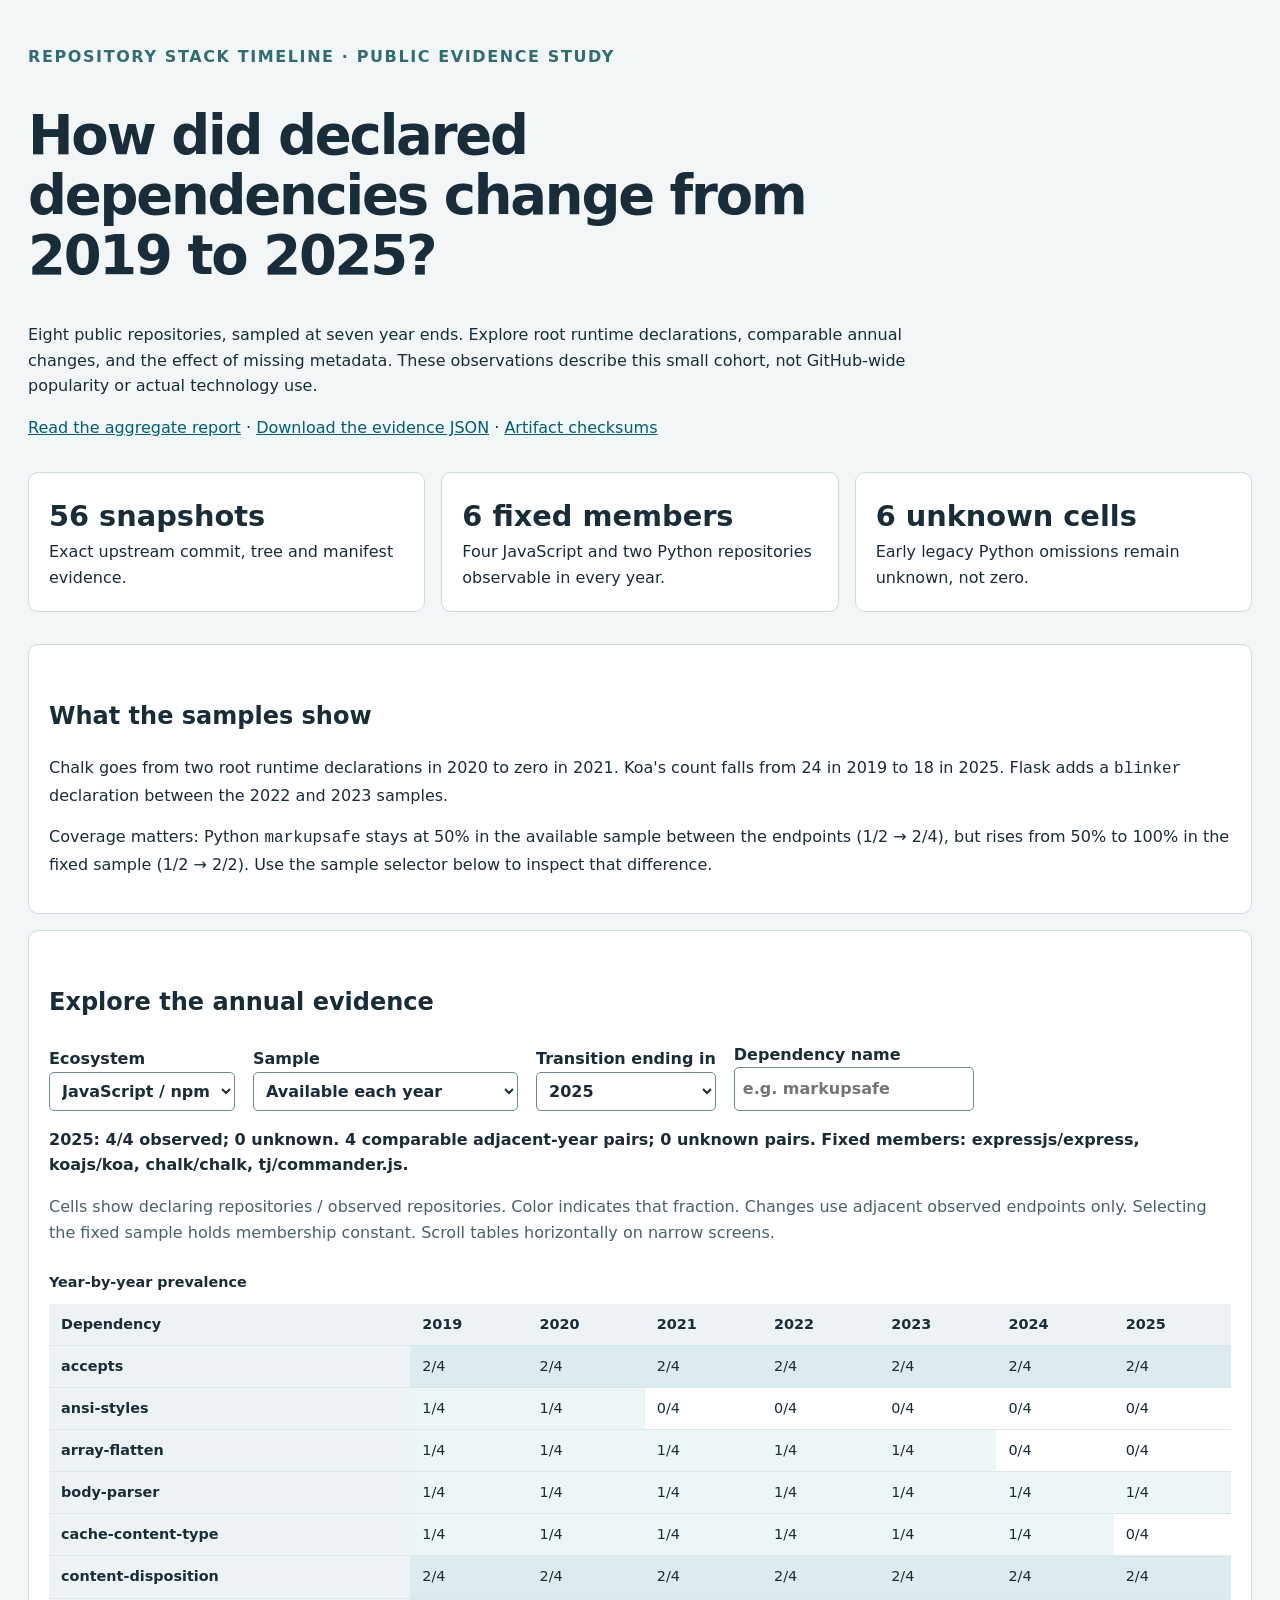
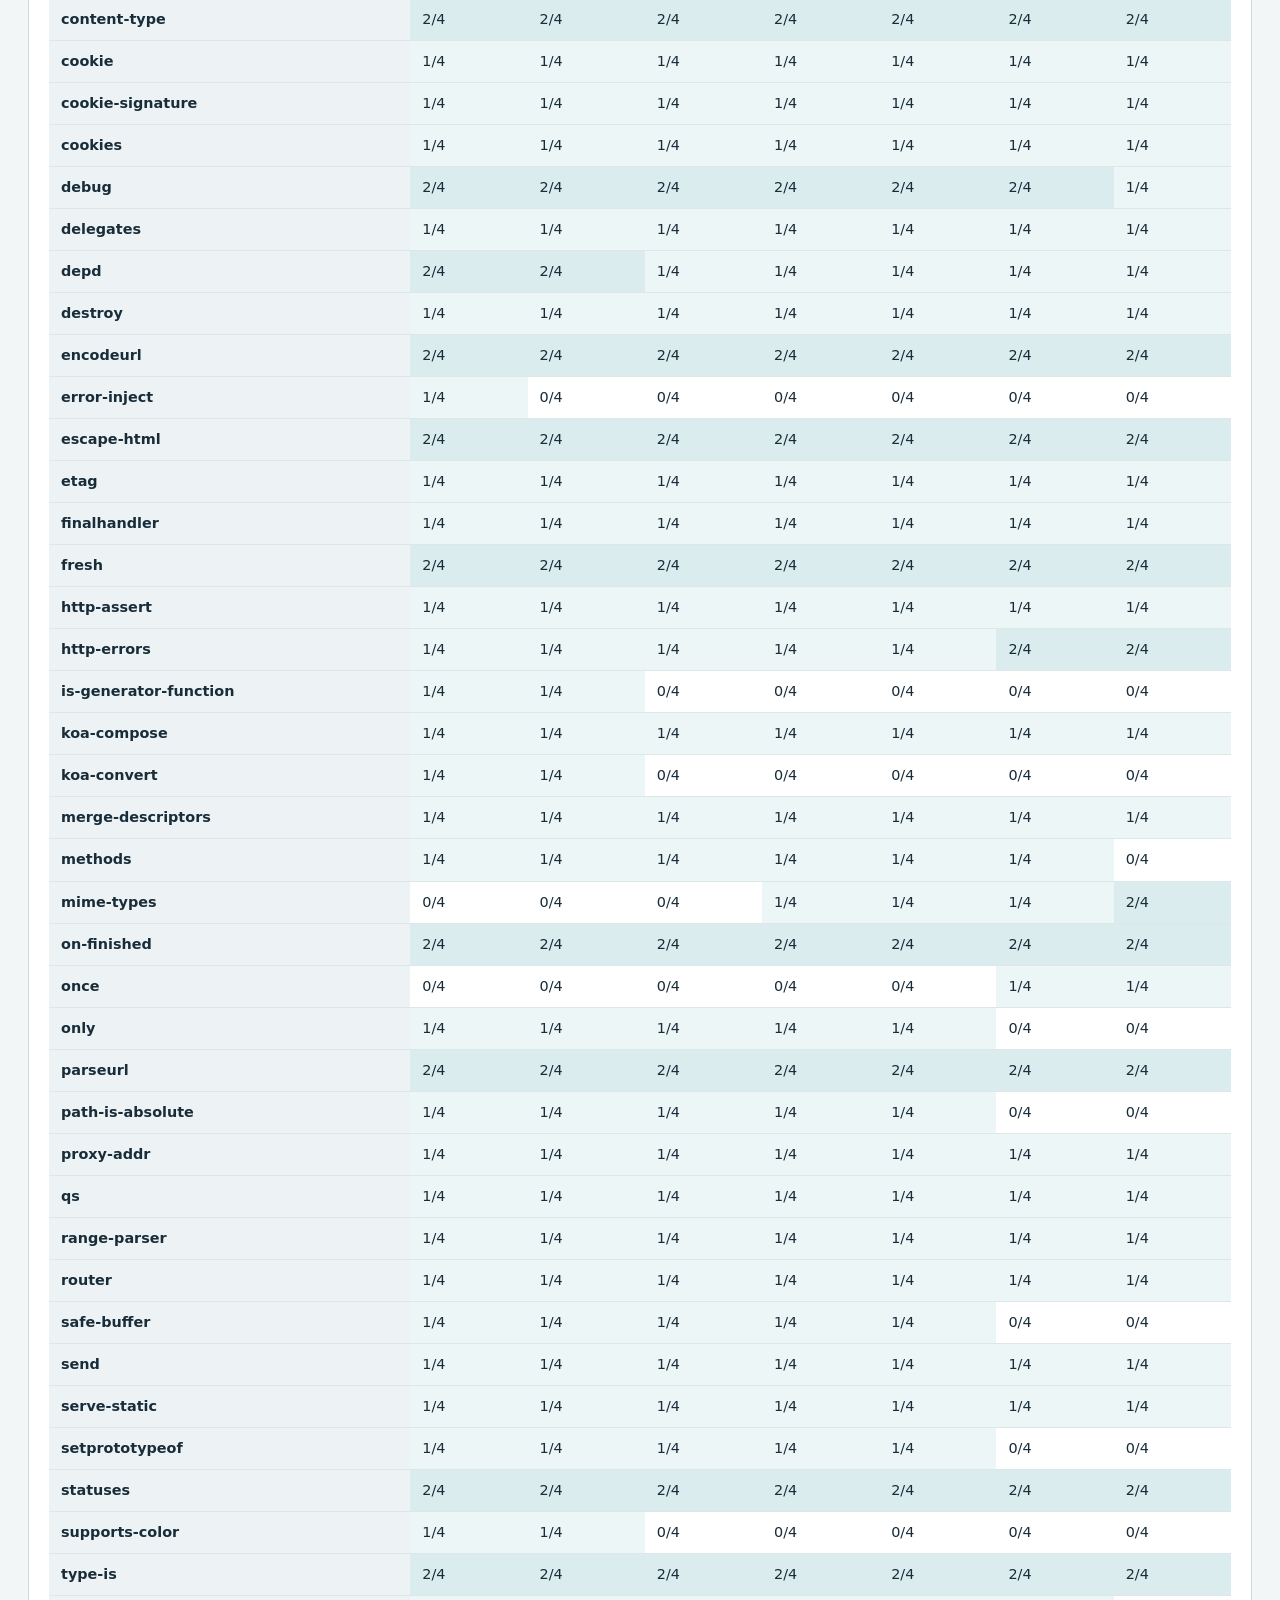
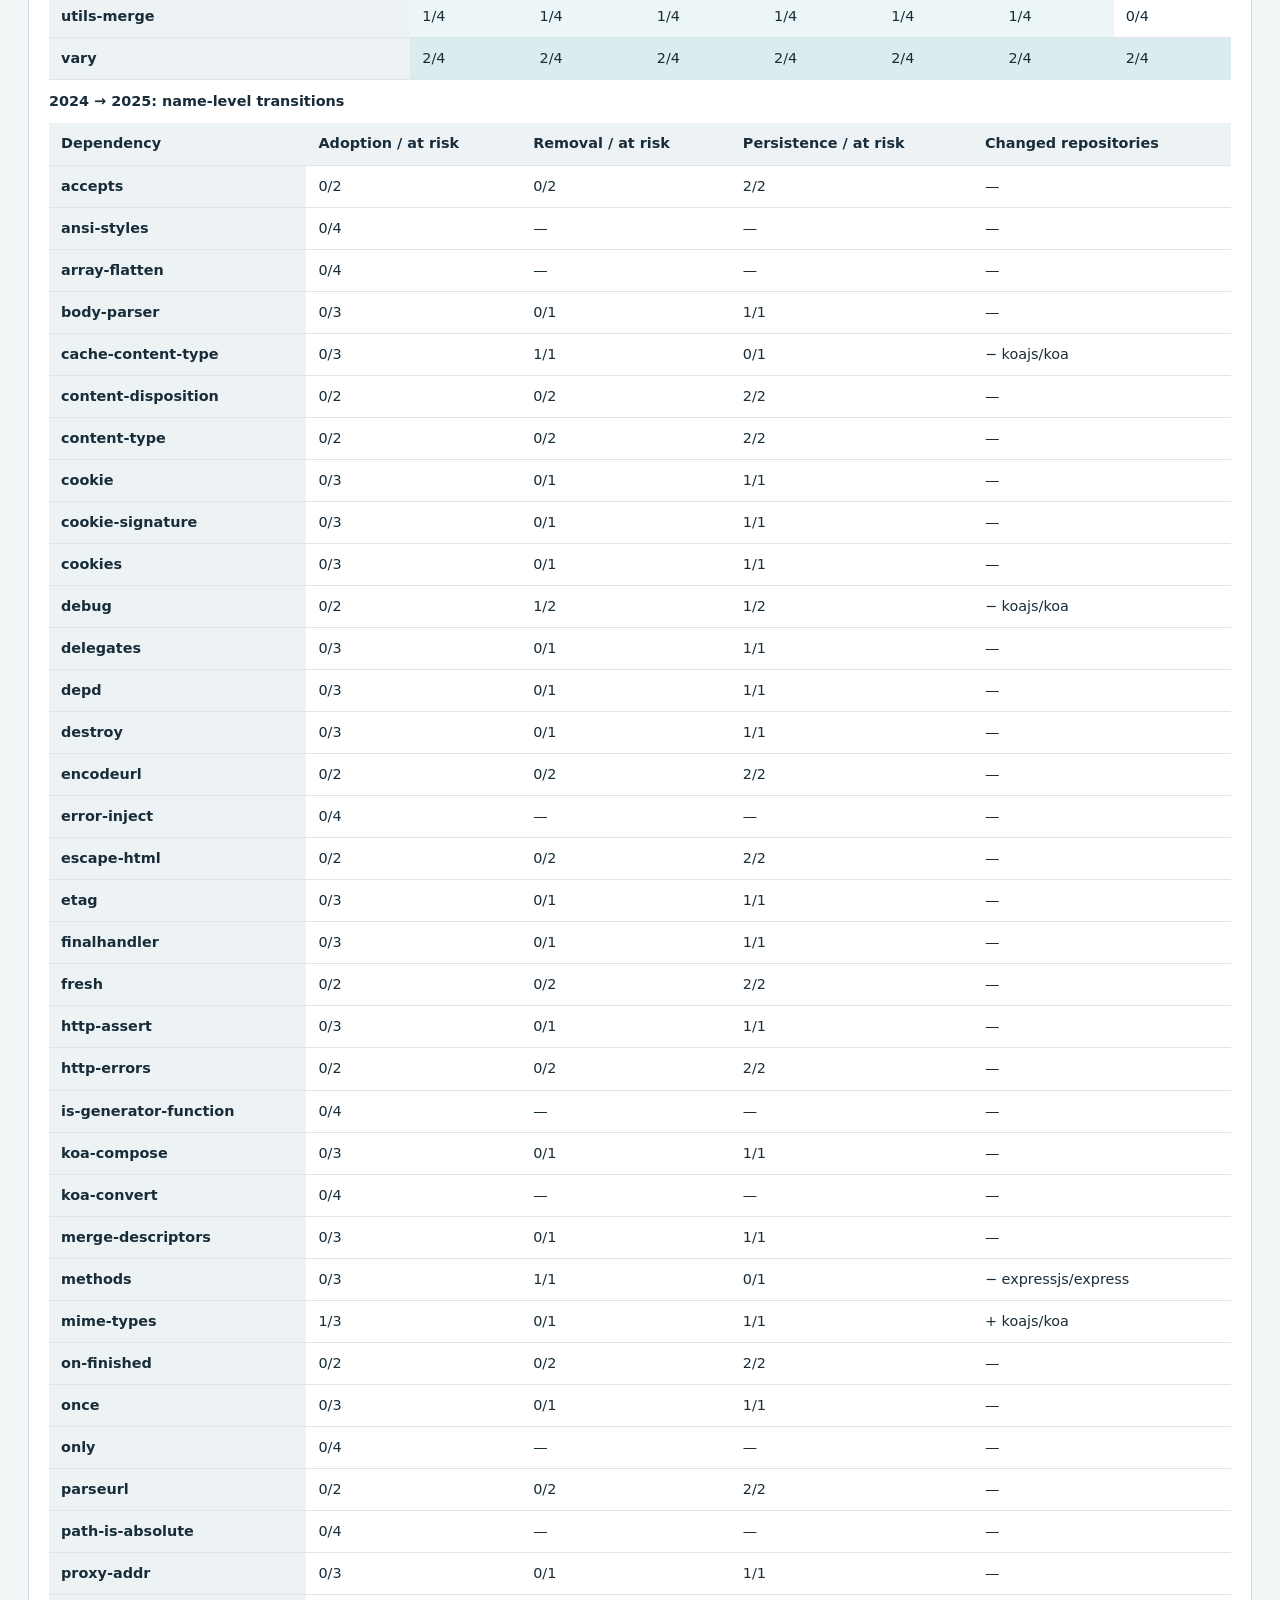
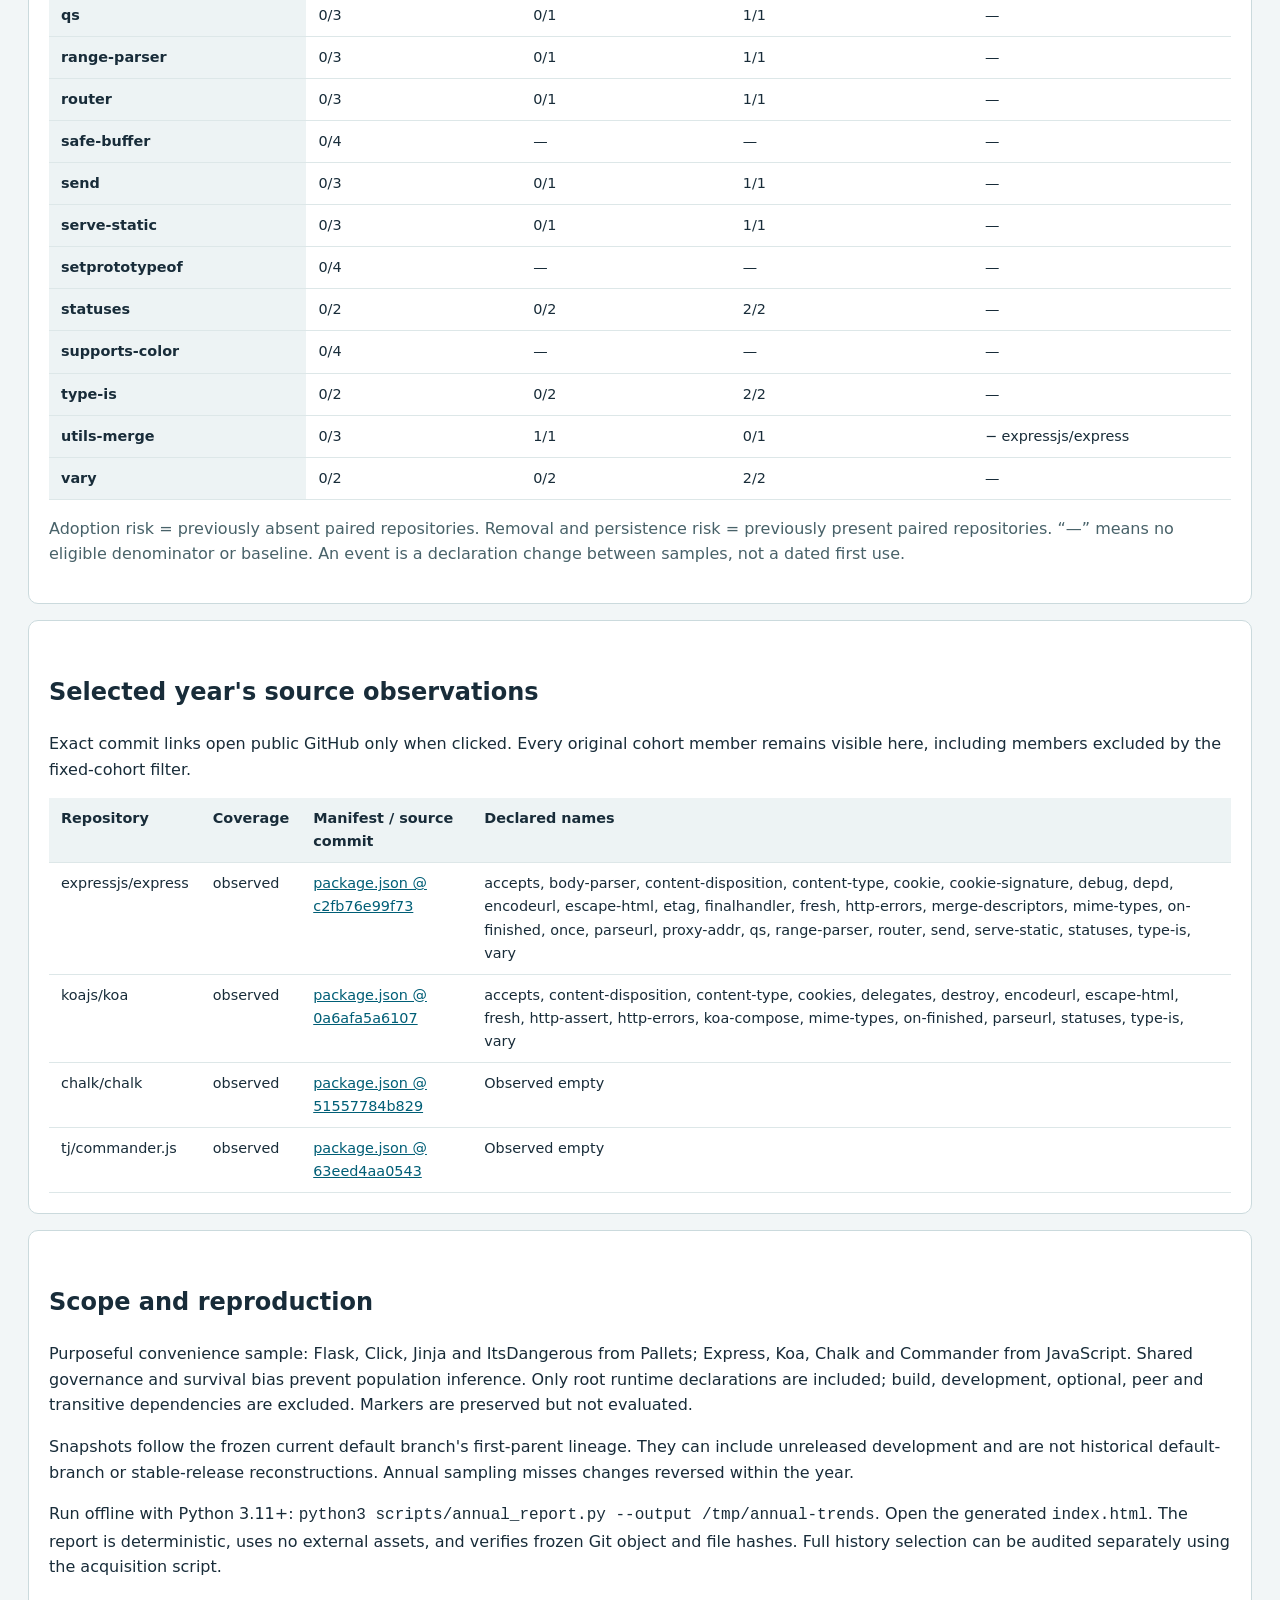
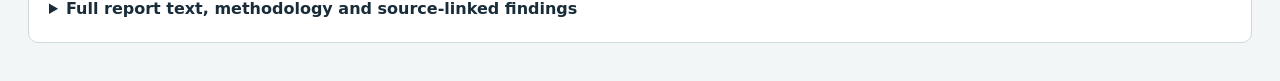
<file: results/annual/index.html>
<!doctype html>
<html lang="en"><head><meta charset="utf-8"><meta name="viewport" content="width=device-width,initial-scale=1">
<meta http-equiv="Content-Security-Policy" content="default-src 'none'; script-src 'unsafe-inline'; style-src 'unsafe-inline'; base-uri 'none'; form-action 'none'">
<title>Declared dependency trends · 2019–2025</title>
<style>
:root{font:16px/1.6 system-ui,sans-serif;color:#182c39;background:#f2f6f7}body{max-width:1250px;margin:auto;padding:28px}h1{font-size:clamp(2rem,5vw,3.4rem);line-height:1.1;letter-spacing:-.04em;max-width:900px}h2{margin-top:2rem}a{color:#005e76}header p{max-width:900px}.eyebrow{color:#326c72;font-weight:700;letter-spacing:.1em;text-transform:uppercase}.cards{display:grid;grid-template-columns:repeat(auto-fit,minmax(220px,1fr));gap:16px}.card,section{background:white;border:1px solid #cbdadd;border-radius:10px;padding:20px;margin:16px 0}.card strong{display:block;font-size:1.8rem}.controls{display:flex;gap:18px;flex-wrap:wrap;align-items:end}label{display:flex;flex-direction:column;font-weight:600}input,select{font:inherit;padding:8px;border:1px solid #69888d;border-radius:5px;max-width:100%;background:white;color:#182c39}input{width:240px}table{border-collapse:collapse;width:100%;font-size:.9rem}th,td{padding:9px 12px;border-bottom:1px solid #dde7e8;text-align:left;vertical-align:top}th{background:#edf3f4}#sources{min-width:900px}#prevalence{min-width:650px}#changes{min-width:750px}td.heat{font-variant-numeric:tabular-nums;white-space:nowrap}.scroll{overflow:auto}small,.muted{color:#486269}code{overflow-wrap:anywhere}pre{white-space:pre-wrap;overflow-wrap:anywhere;font:14px/1.6 ui-monospace,monospace}summary{cursor:pointer;font-weight:700}button{font:inherit}caption{text-align:left;padding:10px 0;font-weight:600}#coverage{font-weight:600}a:focus,input:focus,select:focus,summary:focus{outline:3px solid #c27717;outline-offset:3px}
</style></head><body>
<header><p class="eyebrow">Repository stack timeline · public evidence study</p><h1>How did declared dependencies change from 2019 to 2025?</h1>
<p>Eight public repositories, sampled at seven year ends. Explore root runtime declarations, comparable annual changes, and the effect of missing metadata. These observations describe this small cohort, not GitHub-wide popularity or actual technology use.</p>
<p><a href="report.md">Read the aggregate report</a> · <a href="report.json">Download the evidence JSON</a> · <a href="SHA256SUMS">Artifact checksums</a></p></header>
<div class="cards"><div class="card"><strong>56 snapshots</strong>Exact upstream commit, tree and manifest evidence.</div><div class="card"><strong>6 fixed members</strong>Four JavaScript and two Python repositories observable in every year.</div><div class="card"><strong>6 unknown cells</strong>Early legacy Python omissions remain unknown, not zero.</div></div>
<section><h2>What the samples show</h2><p>Chalk goes from two root runtime declarations in 2020 to zero in 2021. Koa's count falls from 24 in 2019 to 18 in 2025. Flask adds a <code>blinker</code> declaration between the 2022 and 2023 samples.</p><p>Coverage matters: Python <code>markupsafe</code> stays at 50% in the available sample between the endpoints (1/2 → 2/4), but rises from 50% to 100% in the fixed sample (1/2 → 2/2). Use the sample selector below to inspect that difference.</p></section>
<section aria-labelledby="explore"><h2 id="explore">Explore the annual evidence</h2>
<div class="controls"><label>Ecosystem<select id="ecosystem"><option value="npm">JavaScript / npm</option><option value="python">Python</option></select></label><label>Sample<select id="mode"><option value="available">Available each year</option><option value="fixed">Fixed: all years observed</option></select></label><label>Transition ending in<select id="year"></select></label><label>Dependency name<input id="search" type="search" placeholder="e.g. markupsafe"></label></div>
<p id="coverage" role="status" aria-live="polite"></p><p class="muted">Cells show declaring repositories / observed repositories. Color indicates that fraction. Changes use adjacent observed endpoints only. Selecting the fixed sample holds membership constant. Scroll tables horizontally on narrow screens.</p>
<div class="scroll"><table id="prevalence"><caption>Year-by-year prevalence</caption><thead></thead><tbody></tbody></table></div>
<div class="scroll"><table id="changes"><caption id="change-title"></caption><thead><tr><th>Dependency</th><th>Adoption / at risk</th><th>Removal / at risk</th><th>Persistence / at risk</th><th>Changed repositories</th></tr></thead><tbody></tbody></table></div>
<p class="muted">Adoption risk = previously absent paired repositories. Removal and persistence risk = previously present paired repositories. “—” means no eligible denominator or baseline. An event is a declaration change between samples, not a dated first use.</p></section>
<section><h2>Selected year's source observations</h2><p>Exact commit links open public GitHub only when clicked. Every original cohort member remains visible here, including members excluded by the fixed-cohort filter.</p><div class="scroll"><table id="sources"><thead><tr><th>Repository</th><th>Coverage</th><th>Manifest / source commit</th><th>Declared names</th></tr></thead><tbody></tbody></table></div></section>
<section><h2>Scope and reproduction</h2><p>Purposeful convenience sample: Flask, Click, Jinja and ItsDangerous from Pallets; Express, Koa, Chalk and Commander from JavaScript. Shared governance and survival bias prevent population inference. Only root runtime declarations are included; build, development, optional, peer and transitive dependencies are excluded. Markers are preserved but not evaluated.</p><p>Snapshots follow the frozen current default branch's first-parent lineage. They can include unreleased development and are not historical default-branch or stable-release reconstructions. Annual sampling misses changes reversed within the year.</p><p>Run offline with Python 3.11+: <code>python3 scripts/annual_report.py --output /tmp/annual-trends</code>. Open the generated <code>index.html</code>. The report is deterministic, uses no external assets, and verifies frozen Git object and file hashes. Full history selection can be audited separately using the acquisition script.</p><details><summary>Full report text, methodology and source-linked findings</summary><pre># Declared dependency trends, 2019–2025

Eight public repositories · seven year-end samples · root runtime declarations only

This retrospective study answers how declared dependency names changed within a small, frozen convenience cohort. It does not estimate GitHub-wide popularity, installed packages, code usage, release history, or adoption dates. All counts are repository counts, not download counts.

## Concrete findings

- Chalk&#x27;s root runtime declaration count went from 2 in [chalk/chalk 2020](https://github.com/chalk/chalk/blob/ca330532ecfb83e46efa9e94d1c0630a058ff1ba/package.json) to 0 in [chalk/chalk 2021](https://github.com/chalk/chalk/blob/4d5c4795ad24c326ae16bfe0c39c826c732716a9/package.json). The removed names are `ansi-styles` and `supports-color`. This does not establish that their functionality disappeared or that no code was vendored.
- Koa&#x27;s root runtime declaration count fell from 24 in [koajs/koa 2019](https://github.com/koajs/koa/blob/ed84ee50da8ae3cd08056f944d061e00d06ed87f/package.json) to 18 in [koajs/koa 2025](https://github.com/koajs/koa/blob/0a6afa5a6107c0c8baf4722e29de7566f33d1651/package.json). These are net endpoint counts; the interval tables retain additions and removals separately.
- Flask first shows `blinker` in our [pallets/flask 2023](https://github.com/pallets/flask/blob/708d62d7172a30c5b0ace1d212c5a3bc2b53b98c/pyproject.toml) sample, absent in [pallets/flask 2022](https://github.com/pallets/flask/blob/74e5263c88e51bb442879ab863a5d03292fc0a33/setup.py). Its 2023 prevalence is 1/4 among observed Python repositories and 1/2 in the all-years-observed Python cohort. This brackets a declaration change, not the project&#x27;s first use.
- Python `markupsafe` illustrates denominator sensitivity: observed-cohort prevalence is 1/2 in 2019 and 2/4 in 2025; the fixed cohort instead changes from 1/2 to 2/2. Compare [pallets/flask 2024](https://github.com/pallets/flask/blob/6b054f8f3876ff4c31580b014d344c4cf491059d/pyproject.toml) with [pallets/flask 2025](https://github.com/pallets/flask/blob/2579ce9f18e67ec3213c6eceb5240310ccd46af8/pyproject.toml) and [pallets/jinja 2019](https://github.com/pallets/jinja/blob/4fe03dafcdf251739e1fa27843d7167a7b2f2031/setup.py). A stable available-case share can conceal a change when the denominator expands.
- Commander has zero root runtime declarations in all seven observed samples ([tj/commander.js 2019](https://github.com/tj/commander.js/blob/dd23b4c7f553a5f12b60ef5a81e527431750b03e/package.json); [tj/commander.js 2025](https://github.com/tj/commander.js/blob/63eed4aa05435575d515311bb5efaf6d88b6be84/package.json)). Early Click/ItsDangerous samples, in contrast, are unknown: omitted legacy `install_requires` is not interpreted as an observed zero.

## Cohort and coverage

Prospectively frozen before annual extraction: four established Pallets Python libraries and four established JavaScript server/CLI libraries, selected for small public Git histories, permissive licensing, and relevance to reusable application infrastructure. Purposeful convenience sample, not random. No substitution based on observed trends or coverage.

**Exclusions.** All repositories outside the eight named members; forks, applications, private repositories, transitive dependencies, development/build/optional/peer requirements, nested packages, and non-default-branch history. Unsupported historical metadata remains unknown, never a reason to replace a member.

| Repository | Ecosystem | License | 2019 | 2020 | 2021 | 2022 | 2023 | 2024 | 2025 |
| --- | --- | --- | --- | --- | --- | --- | --- | --- | --- |
| pallets/flask | python | BSD-3-Clause | 4 | 4 | 4 | 5 | 6 | 6 | 6 |
| pallets/click | python | BSD-3-Clause | unsupported_metadata | unsupported_metadata | 2 | 2 | 1 | 1 | 1 |
| pallets/jinja | python | BSD-3-Clause | 1 | 1 | 1 | 1 | 1 | 1 | 1 |
| pallets/itsdangerous | python | BSD-3-Clause | unsupported_metadata | unsupported_metadata | unsupported_metadata | unsupported_metadata | 0 | 0 | 0 |
| expressjs/express | npm | MIT | 31 | 31 | 31 | 32 | 32 | 30 | 28 |
| koajs/koa | npm | MIT | 24 | 23 | 20 | 20 | 20 | 19 | 18 |
| chalk/chalk | npm | MIT | 2 | 2 | 0 | 0 | 0 | 0 | 0 |
| tj/commander.js | npm | MIT | 0 | 0 | 0 | 0 | 0 | 0 | 0 |

Numbers above are observed distinct runtime names. Unknown cells are excluded from prevalence and paired transitions.

| Ecosystem / sample | 2019 | 2020 | 2021 | 2022 | 2023 | 2024 | 2025 |
| --- | --- | --- | --- | --- | --- | --- | --- |
| npm / available observed | 4 | 4 | 4 | 4 | 4 | 4 | 4 |
| npm / fixed observed | 4 | 4 | 4 | 4 | 4 | 4 | 4 |
| npm adjacent-year comparable pairs | — | 4 | 4 | 4 | 4 | 4 | 4 |
| python / available observed | 2 | 2 | 3 | 3 | 4 | 4 | 4 |
| python / fixed observed | 2 | 2 | 2 | 2 | 2 | 2 | 2 |
| python adjacent-year comparable pairs | — | 2 | 2 | 3 | 3 | 4 | 4 |

Fixed cohort requires an observed runtime set in **every** year. Membership is computed after extraction without replacing any original member. It is a coverage sensitivity analysis, not a representative subset.

- npm: expressjs/express, koajs/koa, chalk/chalk, tj/commander.js
- python: pallets/flask, pallets/jinja

## Annual prevalence

Each cell is repositories declaring the name / repositories with observable runtime metadata in that ecosystem and sample. A repository counts once regardless of constraints or repeated declarations. Conditional Python requirements count as declared; markers and original strings remain in report.json. Ecosystems are never pooled.

### npm: available

| Dependency | 2019 | 2020 | 2021 | 2022 | 2023 | 2024 | 2025 |
| --- | --- | --- | --- | --- | --- | --- | --- |
| accepts | 2/4 | 2/4 | 2/4 | 2/4 | 2/4 | 2/4 | 2/4 |
| ansi-styles | 1/4 | 1/4 | 0/4 | 0/4 | 0/4 | 0/4 | 0/4 |
| array-flatten | 1/4 | 1/4 | 1/4 | 1/4 | 1/4 | 0/4 | 0/4 |
| body-parser | 1/4 | 1/4 | 1/4 | 1/4 | 1/4 | 1/4 | 1/4 |
| cache-content-type | 1/4 | 1/4 | 1/4 | 1/4 | 1/4 | 1/4 | 0/4 |
| content-disposition | 2/4 | 2/4 | 2/4 | 2/4 | 2/4 | 2/4 | 2/4 |
| content-type | 2/4 | 2/4 | 2/4 | 2/4 | 2/4 | 2/4 | 2/4 |
| cookie | 1/4 | 1/4 | 1/4 | 1/4 | 1/4 | 1/4 | 1/4 |
| cookie-signature | 1/4 | 1/4 | 1/4 | 1/4 | 1/4 | 1/4 | 1/4 |
| cookies | 1/4 | 1/4 | 1/4 | 1/4 | 1/4 | 1/4 | 1/4 |
| debug | 2/4 | 2/4 | 2/4 | 2/4 | 2/4 | 2/4 | 1/4 |
| delegates | 1/4 | 1/4 | 1/4 | 1/4 | 1/4 | 1/4 | 1/4 |
| depd | 2/4 | 2/4 | 1/4 | 1/4 | 1/4 | 1/4 | 1/4 |
| destroy | 1/4 | 1/4 | 1/4 | 1/4 | 1/4 | 1/4 | 1/4 |
| encodeurl | 2/4 | 2/4 | 2/4 | 2/4 | 2/4 | 2/4 | 2/4 |
| error-inject | 1/4 | 0/4 | 0/4 | 0/4 | 0/4 | 0/4 | 0/4 |
| escape-html | 2/4 | 2/4 | 2/4 | 2/4 | 2/4 | 2/4 | 2/4 |
| etag | 1/4 | 1/4 | 1/4 | 1/4 | 1/4 | 1/4 | 1/4 |
| finalhandler | 1/4 | 1/4 | 1/4 | 1/4 | 1/4 | 1/4 | 1/4 |
| fresh | 2/4 | 2/4 | 2/4 | 2/4 | 2/4 | 2/4 | 2/4 |
| http-assert | 1/4 | 1/4 | 1/4 | 1/4 | 1/4 | 1/4 | 1/4 |
| http-errors | 1/4 | 1/4 | 1/4 | 1/4 | 1/4 | 2/4 | 2/4 |
| is-generator-function | 1/4 | 1/4 | 0/4 | 0/4 | 0/4 | 0/4 | 0/4 |
| koa-compose | 1/4 | 1/4 | 1/4 | 1/4 | 1/4 | 1/4 | 1/4 |
| koa-convert | 1/4 | 1/4 | 0/4 | 0/4 | 0/4 | 0/4 | 0/4 |
| merge-descriptors | 1/4 | 1/4 | 1/4 | 1/4 | 1/4 | 1/4 | 1/4 |
| methods | 1/4 | 1/4 | 1/4 | 1/4 | 1/4 | 1/4 | 0/4 |
| mime-types | 0/4 | 0/4 | 0/4 | 1/4 | 1/4 | 1/4 | 2/4 |
| on-finished | 2/4 | 2/4 | 2/4 | 2/4 | 2/4 | 2/4 | 2/4 |
| once | 0/4 | 0/4 | 0/4 | 0/4 | 0/4 | 1/4 | 1/4 |
| only | 1/4 | 1/4 | 1/4 | 1/4 | 1/4 | 0/4 | 0/4 |
| parseurl | 2/4 | 2/4 | 2/4 | 2/4 | 2/4 | 2/4 | 2/4 |
| path-is-absolute | 1/4 | 1/4 | 1/4 | 1/4 | 1/4 | 0/4 | 0/4 |
| proxy-addr | 1/4 | 1/4 | 1/4 | 1/4 | 1/4 | 1/4 | 1/4 |
| qs | 1/4 | 1/4 | 1/4 | 1/4 | 1/4 | 1/4 | 1/4 |
| range-parser | 1/4 | 1/4 | 1/4 | 1/4 | 1/4 | 1/4 | 1/4 |
| router | 1/4 | 1/4 | 1/4 | 1/4 | 1/4 | 1/4 | 1/4 |
| safe-buffer | 1/4 | 1/4 | 1/4 | 1/4 | 1/4 | 0/4 | 0/4 |
| send | 1/4 | 1/4 | 1/4 | 1/4 | 1/4 | 1/4 | 1/4 |
| serve-static | 1/4 | 1/4 | 1/4 | 1/4 | 1/4 | 1/4 | 1/4 |
| setprototypeof | 1/4 | 1/4 | 1/4 | 1/4 | 1/4 | 0/4 | 0/4 |
| statuses | 2/4 | 2/4 | 2/4 | 2/4 | 2/4 | 2/4 | 2/4 |
| supports-color | 1/4 | 1/4 | 0/4 | 0/4 | 0/4 | 0/4 | 0/4 |
| type-is | 2/4 | 2/4 | 2/4 | 2/4 | 2/4 | 2/4 | 2/4 |
| utils-merge | 1/4 | 1/4 | 1/4 | 1/4 | 1/4 | 1/4 | 0/4 |
| vary | 2/4 | 2/4 | 2/4 | 2/4 | 2/4 | 2/4 | 2/4 |

### npm: fixed

| Dependency | 2019 | 2020 | 2021 | 2022 | 2023 | 2024 | 2025 |
| --- | --- | --- | --- | --- | --- | --- | --- |
| accepts | 2/4 | 2/4 | 2/4 | 2/4 | 2/4 | 2/4 | 2/4 |
| ansi-styles | 1/4 | 1/4 | 0/4 | 0/4 | 0/4 | 0/4 | 0/4 |
| array-flatten | 1/4 | 1/4 | 1/4 | 1/4 | 1/4 | 0/4 | 0/4 |
| body-parser | 1/4 | 1/4 | 1/4 | 1/4 | 1/4 | 1/4 | 1/4 |
| cache-content-type | 1/4 | 1/4 | 1/4 | 1/4 | 1/4 | 1/4 | 0/4 |
| content-disposition | 2/4 | 2/4 | 2/4 | 2/4 | 2/4 | 2/4 | 2/4 |
| content-type | 2/4 | 2/4 | 2/4 | 2/4 | 2/4 | 2/4 | 2/4 |
| cookie | 1/4 | 1/4 | 1/4 | 1/4 | 1/4 | 1/4 | 1/4 |
| cookie-signature | 1/4 | 1/4 | 1/4 | 1/4 | 1/4 | 1/4 | 1/4 |
| cookies | 1/4 | 1/4 | 1/4 | 1/4 | 1/4 | 1/4 | 1/4 |
| debug | 2/4 | 2/4 | 2/4 | 2/4 | 2/4 | 2/4 | 1/4 |
| delegates | 1/4 | 1/4 | 1/4 | 1/4 | 1/4 | 1/4 | 1/4 |
| depd | 2/4 | 2/4 | 1/4 | 1/4 | 1/4 | 1/4 | 1/4 |
| destroy | 1/4 | 1/4 | 1/4 | 1/4 | 1/4 | 1/4 | 1/4 |
| encodeurl | 2/4 | 2/4 | 2/4 | 2/4 | 2/4 | 2/4 | 2/4 |
| error-inject | 1/4 | 0/4 | 0/4 | 0/4 | 0/4 | 0/4 | 0/4 |
| escape-html | 2/4 | 2/4 | 2/4 | 2/4 | 2/4 | 2/4 | 2/4 |
| etag | 1/4 | 1/4 | 1/4 | 1/4 | 1/4 | 1/4 | 1/4 |
| finalhandler | 1/4 | 1/4 | 1/4 | 1/4 | 1/4 | 1/4 | 1/4 |
| fresh | 2/4 | 2/4 | 2/4 | 2/4 | 2/4 | 2/4 | 2/4 |
| http-assert | 1/4 | 1/4 | 1/4 | 1/4 | 1/4 | 1/4 | 1/4 |
| http-errors | 1/4 | 1/4 | 1/4 | 1/4 | 1/4 | 2/4 | 2/4 |
| is-generator-function | 1/4 | 1/4 | 0/4 | 0/4 | 0/4 | 0/4 | 0/4 |
| koa-compose | 1/4 | 1/4 | 1/4 | 1/4 | 1/4 | 1/4 | 1/4 |
| koa-convert | 1/4 | 1/4 | 0/4 | 0/4 | 0/4 | 0/4 | 0/4 |
| merge-descriptors | 1/4 | 1/4 | 1/4 | 1/4 | 1/4 | 1/4 | 1/4 |
| methods | 1/4 | 1/4 | 1/4 | 1/4 | 1/4 | 1/4 | 0/4 |
| mime-types | 0/4 | 0/4 | 0/4 | 1/4 | 1/4 | 1/4 | 2/4 |
| on-finished | 2/4 | 2/4 | 2/4 | 2/4 | 2/4 | 2/4 | 2/4 |
| once | 0/4 | 0/4 | 0/4 | 0/4 | 0/4 | 1/4 | 1/4 |
| only | 1/4 | 1/4 | 1/4 | 1/4 | 1/4 | 0/4 | 0/4 |
| parseurl | 2/4 | 2/4 | 2/4 | 2/4 | 2/4 | 2/4 | 2/4 |
| path-is-absolute | 1/4 | 1/4 | 1/4 | 1/4 | 1/4 | 0/4 | 0/4 |
| proxy-addr | 1/4 | 1/4 | 1/4 | 1/4 | 1/4 | 1/4 | 1/4 |
| qs | 1/4 | 1/4 | 1/4 | 1/4 | 1/4 | 1/4 | 1/4 |
| range-parser | 1/4 | 1/4 | 1/4 | 1/4 | 1/4 | 1/4 | 1/4 |
| router | 1/4 | 1/4 | 1/4 | 1/4 | 1/4 | 1/4 | 1/4 |
| safe-buffer | 1/4 | 1/4 | 1/4 | 1/4 | 1/4 | 0/4 | 0/4 |
| send | 1/4 | 1/4 | 1/4 | 1/4 | 1/4 | 1/4 | 1/4 |
| serve-static | 1/4 | 1/4 | 1/4 | 1/4 | 1/4 | 1/4 | 1/4 |
| setprototypeof | 1/4 | 1/4 | 1/4 | 1/4 | 1/4 | 0/4 | 0/4 |
| statuses | 2/4 | 2/4 | 2/4 | 2/4 | 2/4 | 2/4 | 2/4 |
| supports-color | 1/4 | 1/4 | 0/4 | 0/4 | 0/4 | 0/4 | 0/4 |
| type-is | 2/4 | 2/4 | 2/4 | 2/4 | 2/4 | 2/4 | 2/4 |
| utils-merge | 1/4 | 1/4 | 1/4 | 1/4 | 1/4 | 1/4 | 0/4 |
| vary | 2/4 | 2/4 | 2/4 | 2/4 | 2/4 | 2/4 | 2/4 |

### python: available

| Dependency | 2019 | 2020 | 2021 | 2022 | 2023 | 2024 | 2025 |
| --- | --- | --- | --- | --- | --- | --- | --- |
| blinker | 0/2 | 0/2 | 0/3 | 0/3 | 1/4 | 1/4 | 1/4 |
| click | 1/2 | 1/2 | 1/3 | 1/3 | 1/4 | 1/4 | 1/4 |
| colorama | 0/2 | 0/2 | 1/3 | 1/3 | 1/4 | 1/4 | 1/4 |
| importlib-metadata | 0/2 | 0/2 | 1/3 | 2/3 | 1/4 | 1/4 | 0/4 |
| itsdangerous | 1/2 | 1/2 | 1/3 | 1/3 | 1/4 | 1/4 | 1/4 |
| jinja2 | 1/2 | 1/2 | 1/3 | 1/3 | 1/4 | 1/4 | 1/4 |
| markupsafe | 1/2 | 1/2 | 1/3 | 1/3 | 1/4 | 1/4 | 2/4 |
| werkzeug | 1/2 | 1/2 | 1/3 | 1/3 | 1/4 | 1/4 | 1/4 |

### python: fixed

| Dependency | 2019 | 2020 | 2021 | 2022 | 2023 | 2024 | 2025 |
| --- | --- | --- | --- | --- | --- | --- | --- |
| blinker | 0/2 | 0/2 | 0/2 | 0/2 | 1/2 | 1/2 | 1/2 |
| click | 1/2 | 1/2 | 1/2 | 1/2 | 1/2 | 1/2 | 1/2 |
| colorama | 0/2 | 0/2 | 0/2 | 0/2 | 0/2 | 0/2 | 0/2 |
| importlib-metadata | 0/2 | 0/2 | 0/2 | 1/2 | 1/2 | 1/2 | 0/2 |
| itsdangerous | 1/2 | 1/2 | 1/2 | 1/2 | 1/2 | 1/2 | 1/2 |
| jinja2 | 1/2 | 1/2 | 1/2 | 1/2 | 1/2 | 1/2 | 1/2 |
| markupsafe | 1/2 | 1/2 | 1/2 | 1/2 | 1/2 | 1/2 | 2/2 |
| werkzeug | 1/2 | 1/2 | 1/2 | 1/2 | 1/2 | 1/2 | 1/2 |

## Adoption, removal and persistence

An adoption is absent→present; removal is present→absent; persistence is present→present between adjacent annual samples with both endpoints observed. Unknown endpoints never become removals or adoptions. The first year is only a baseline. The table sums repository–dependency events, so totals can exceed repository counts. The JSON and HTML provide each name, repository, and risk denominator: adoption / previously absent paired repositories; removal or persistence / previously present paired repositories. Zero risk denominators mean undefined rates, not zero percent.

| Ecosystem / sample | Interval | Comparable repositories | Unknown pairs | Adoptions | Removals | Persistences |
| --- | --- | --- | --- | --- | --- | --- |
| npm / available | 2019→2020 | 4 | 0 | 0 | 1 | 56 |
| npm / available | 2020→2021 | 4 | 0 | 0 | 5 | 51 |
| npm / available | 2021→2022 | 4 | 0 | 1 | 0 | 51 |
| npm / available | 2022→2023 | 4 | 0 | 0 | 0 | 52 |
| npm / available | 2023→2024 | 4 | 0 | 2 | 5 | 47 |
| npm / available | 2024→2025 | 4 | 0 | 1 | 4 | 45 |
| npm / fixed | 2019→2020 | 4 | 0 | 0 | 1 | 56 |
| npm / fixed | 2020→2021 | 4 | 0 | 0 | 5 | 51 |
| npm / fixed | 2021→2022 | 4 | 0 | 1 | 0 | 51 |
| npm / fixed | 2022→2023 | 4 | 0 | 0 | 0 | 52 |
| npm / fixed | 2023→2024 | 4 | 0 | 2 | 5 | 47 |
| npm / fixed | 2024→2025 | 4 | 0 | 1 | 4 | 45 |
| python / available | 2019→2020 | 2 | 2 | 0 | 0 | 5 |
| python / available | 2020→2021 | 2 | 2 | 0 | 0 | 5 |
| python / available | 2021→2022 | 3 | 1 | 1 | 0 | 7 |
| python / available | 2022→2023 | 3 | 1 | 1 | 1 | 7 |
| python / available | 2023→2024 | 4 | 0 | 0 | 0 | 8 |
| python / available | 2024→2025 | 4 | 0 | 1 | 1 | 7 |
| python / fixed | 2019→2020 | 2 | 0 | 0 | 0 | 5 |
| python / fixed | 2020→2021 | 2 | 0 | 0 | 0 | 5 |
| python / fixed | 2021→2022 | 2 | 0 | 1 | 0 | 5 |
| python / fixed | 2022→2023 | 2 | 0 | 1 | 0 | 6 |
| python / fixed | 2023→2024 | 2 | 0 | 0 | 0 | 7 |
| python / fixed | 2024→2025 | 2 | 0 | 1 | 1 | 6 |

## Auditable annual observations

Every link identifies an exact source commit. Original manifest and license bytes, Git commit and root-tree objects, blob IDs, and SHA-256 checksums are retained in the source shards. Unknown rows link to their commit tree.

| Source | Commit | Status | Runtime names / coverage reason |
| --- | --- | --- | --- |
| [pallets/flask 2019](https://github.com/pallets/flask/blob/38eb5d3b49d628785a470e2e773fc5ac82e3c8e4/setup.py) | `38eb5d3b49d628785a470e2e773fc5ac82e3c8e4` | observed | click, itsdangerous, jinja2, werkzeug |
| [pallets/flask 2020](https://github.com/pallets/flask/blob/de0af038627fd4f45bfe61ca9aed36b8e10770d5/setup.py) | `de0af038627fd4f45bfe61ca9aed36b8e10770d5` | observed | click, itsdangerous, jinja2, werkzeug |
| [pallets/flask 2021](https://github.com/pallets/flask/blob/660994efc761efdfd49ca442b73f6712dc77b6cf/setup.py) | `660994efc761efdfd49ca442b73f6712dc77b6cf` | observed | click, itsdangerous, jinja2, werkzeug |
| [pallets/flask 2022](https://github.com/pallets/flask/blob/74e5263c88e51bb442879ab863a5d03292fc0a33/setup.py) | `74e5263c88e51bb442879ab863a5d03292fc0a33` | observed | click, importlib-metadata, itsdangerous, jinja2, werkzeug |
| [pallets/flask 2023](https://github.com/pallets/flask/blob/708d62d7172a30c5b0ace1d212c5a3bc2b53b98c/pyproject.toml) | `708d62d7172a30c5b0ace1d212c5a3bc2b53b98c` | observed | blinker, click, importlib-metadata, itsdangerous, jinja2, werkzeug |
| [pallets/flask 2024](https://github.com/pallets/flask/blob/6b054f8f3876ff4c31580b014d344c4cf491059d/pyproject.toml) | `6b054f8f3876ff4c31580b014d344c4cf491059d` | observed | blinker, click, importlib-metadata, itsdangerous, jinja2, werkzeug |
| [pallets/flask 2025](https://github.com/pallets/flask/blob/2579ce9f18e67ec3213c6eceb5240310ccd46af8/pyproject.toml) | `2579ce9f18e67ec3213c6eceb5240310ccd46af8` | observed | blinker, click, itsdangerous, jinja2, markupsafe, werkzeug |
| [pallets/click 2019](https://github.com/pallets/click/tree/6c454c88b76f7a0be396dba72513bd316cd141e6) | `6c454c88b76f7a0be396dba72513bd316cd141e6` | unsupported_metadata | no explicit supported runtime dependency field |
| [pallets/click 2020](https://github.com/pallets/click/tree/58a25939f0c4594dd5c487eec8906a79539e2810) | `58a25939f0c4594dd5c487eec8906a79539e2810` | unsupported_metadata | no explicit supported runtime dependency field |
| [pallets/click 2021](https://github.com/pallets/click/blob/051d57cef4ce59212dc1175ad4550743bf47d840/setup.py) | `051d57cef4ce59212dc1175ad4550743bf47d840` | observed | colorama, importlib-metadata |
| [pallets/click 2022](https://github.com/pallets/click/blob/5e75fe7f9c1b820d71f482599cd6996523332d06/setup.py) | `5e75fe7f9c1b820d71f482599cd6996523332d06` | observed | colorama, importlib-metadata |
| [pallets/click 2023](https://github.com/pallets/click/blob/cab9483a30379f9b8e3ddb72d5a4e88f88d517b6/pyproject.toml) | `cab9483a30379f9b8e3ddb72d5a4e88f88d517b6` | observed | colorama |
| [pallets/click 2024](https://github.com/pallets/click/blob/8a47580a00f3404e7071b9ecfec3692a1e18309f/pyproject.toml) | `8a47580a00f3404e7071b9ecfec3692a1e18309f` | observed | colorama |
| [pallets/click 2025](https://github.com/pallets/click/blob/1f0e6a2ecd3dd95c22290836981a38922c192596/pyproject.toml) | `1f0e6a2ecd3dd95c22290836981a38922c192596` | observed | colorama |
| [pallets/jinja 2019](https://github.com/pallets/jinja/blob/4fe03dafcdf251739e1fa27843d7167a7b2f2031/setup.py) | `4fe03dafcdf251739e1fa27843d7167a7b2f2031` | observed | markupsafe |
| [pallets/jinja 2020](https://github.com/pallets/jinja/blob/81911fdb3065f1156d84ca52ee3a257c229ebc59/setup.py) | `81911fdb3065f1156d84ca52ee3a257c229ebc59` | observed | markupsafe |
| [pallets/jinja 2021](https://github.com/pallets/jinja/blob/11065b55a0056905a8973efec12a15dc658ef46f/setup.py) | `11065b55a0056905a8973efec12a15dc658ef46f` | observed | markupsafe |
| [pallets/jinja 2022](https://github.com/pallets/jinja/blob/36b601f24b30a91fe2fdc857116382bcb7655466/setup.py) | `36b601f24b30a91fe2fdc857116382bcb7655466` | observed | markupsafe |
| [pallets/jinja 2023](https://github.com/pallets/jinja/blob/d594969d722ceb4e8f3da8861befc9c0ac87ae1b/pyproject.toml) | `d594969d722ceb4e8f3da8861befc9c0ac87ae1b` | observed | markupsafe |
| [pallets/jinja 2024](https://github.com/pallets/jinja/blob/6aeab5d1da0bc0793406d7b402693e779b6cca7a/pyproject.toml) | `6aeab5d1da0bc0793406d7b402693e779b6cca7a` | observed | markupsafe |
| [pallets/jinja 2025](https://github.com/pallets/jinja/blob/5ef70112a1ff19c05324ff889dd30405b1002044/pyproject.toml) | `5ef70112a1ff19c05324ff889dd30405b1002044` | observed | markupsafe |
| [pallets/itsdangerous 2019](https://github.com/pallets/itsdangerous/tree/64048c1106eb4e0ed70e64d16e230553a464087b) | `64048c1106eb4e0ed70e64d16e230553a464087b` | unsupported_metadata | no explicit supported runtime dependency field |
| [pallets/itsdangerous 2020](https://github.com/pallets/itsdangerous/tree/5dc90166c3df22f1ce4d5d5eba0e2e7a90204382) | `5dc90166c3df22f1ce4d5d5eba0e2e7a90204382` | unsupported_metadata | no explicit supported runtime dependency field |
| [pallets/itsdangerous 2021](https://github.com/pallets/itsdangerous/tree/233527d38bfe35b5c28a11a580555b6e8dda34c3) | `233527d38bfe35b5c28a11a580555b6e8dda34c3` | unsupported_metadata | no explicit supported runtime dependency field |
| [pallets/itsdangerous 2022](https://github.com/pallets/itsdangerous/tree/931237a806f430dc9461f2b8159338ad100d846e) | `931237a806f430dc9461f2b8159338ad100d846e` | unsupported_metadata | no explicit supported runtime dependency field |
| [pallets/itsdangerous 2023](https://github.com/pallets/itsdangerous/blob/7c6286ed2125c87662eeb102b32fb3d68611a5d6/pyproject.toml) | `7c6286ed2125c87662eeb102b32fb3d68611a5d6` | observed | observed empty |
| [pallets/itsdangerous 2024](https://github.com/pallets/itsdangerous/blob/62fde54d4ff717fa1c4af688dbebf97845fed495/pyproject.toml) | `62fde54d4ff717fa1c4af688dbebf97845fed495` | observed | observed empty |
| [pallets/itsdangerous 2025](https://github.com/pallets/itsdangerous/blob/672971d66a2ef9f85151e53283113f33d642dabd/pyproject.toml) | `672971d66a2ef9f85151e53283113f33d642dabd` | observed | observed empty |
| [expressjs/express 2019](https://github.com/expressjs/express/blob/121fe9982b62d2b1760ec9cb148c19bc5f17255b/package.json) | `121fe9982b62d2b1760ec9cb148c19bc5f17255b` | observed | accepts, array-flatten, body-parser, content-disposition, content-type, cookie, cookie-signature, debug, depd, encodeurl, escape-html, etag, finalhandler, fresh, merge-descriptors, methods, on-finished, parseurl, path-is-absolute, proxy-addr, qs, range-parser, router, safe-buffer, send, serve-static, setprototypeof, statuses, type-is, utils-merge, vary |
| [expressjs/express 2020](https://github.com/expressjs/express/blob/8aabecaf1f6343ec9a39fcdeff2deb3b4544f35f/package.json) | `8aabecaf1f6343ec9a39fcdeff2deb3b4544f35f` | observed | accepts, array-flatten, body-parser, content-disposition, content-type, cookie, cookie-signature, debug, depd, encodeurl, escape-html, etag, finalhandler, fresh, merge-descriptors, methods, on-finished, parseurl, path-is-absolute, proxy-addr, qs, range-parser, router, safe-buffer, send, serve-static, setprototypeof, statuses, type-is, utils-merge, vary |
| [expressjs/express 2021](https://github.com/expressjs/express/blob/450c468d0469ea79c878084c623cd18642d7ad7d/package.json) | `450c468d0469ea79c878084c623cd18642d7ad7d` | observed | accepts, array-flatten, body-parser, content-disposition, content-type, cookie, cookie-signature, debug, depd, encodeurl, escape-html, etag, finalhandler, fresh, merge-descriptors, methods, on-finished, parseurl, path-is-absolute, proxy-addr, qs, range-parser, router, safe-buffer, send, serve-static, setprototypeof, statuses, type-is, utils-merge, vary |
| [expressjs/express 2022](https://github.com/expressjs/express/blob/318fd4b543ffbebf97bf0b6c49188afae45741f5/package.json) | `318fd4b543ffbebf97bf0b6c49188afae45741f5` | observed | accepts, array-flatten, body-parser, content-disposition, content-type, cookie, cookie-signature, debug, depd, encodeurl, escape-html, etag, finalhandler, fresh, merge-descriptors, methods, mime-types, on-finished, parseurl, path-is-absolute, proxy-addr, qs, range-parser, router, safe-buffer, send, serve-static, setprototypeof, statuses, type-is, utils-merge, vary |
| [expressjs/express 2023](https://github.com/expressjs/express/blob/318fd4b543ffbebf97bf0b6c49188afae45741f5/package.json) | `318fd4b543ffbebf97bf0b6c49188afae45741f5` | observed | accepts, array-flatten, body-parser, content-disposition, content-type, cookie, cookie-signature, debug, depd, encodeurl, escape-html, etag, finalhandler, fresh, merge-descriptors, methods, mime-types, on-finished, parseurl, path-is-absolute, proxy-addr, qs, range-parser, router, safe-buffer, send, serve-static, setprototypeof, statuses, type-is, utils-merge, vary |
| [expressjs/express 2024](https://github.com/expressjs/express/blob/43020ff2753477a5abc75a72931a807503d31bbf/package.json) | `43020ff2753477a5abc75a72931a807503d31bbf` | observed | accepts, body-parser, content-disposition, content-type, cookie, cookie-signature, debug, depd, encodeurl, escape-html, etag, finalhandler, fresh, http-errors, merge-descriptors, methods, mime-types, on-finished, once, parseurl, proxy-addr, qs, range-parser, router, send, serve-static, statuses, type-is, utils-merge, vary |
| [expressjs/express 2025](https://github.com/expressjs/express/blob/c2fb76e99f7379b706a5510b4b2dd08a1b710b7b/package.json) | `c2fb76e99f7379b706a5510b4b2dd08a1b710b7b` | observed | accepts, body-parser, content-disposition, content-type, cookie, cookie-signature, debug, depd, encodeurl, escape-html, etag, finalhandler, fresh, http-errors, merge-descriptors, mime-types, on-finished, once, parseurl, proxy-addr, qs, range-parser, router, send, serve-static, statuses, type-is, vary |
| [koajs/koa 2019](https://github.com/koajs/koa/blob/ed84ee50da8ae3cd08056f944d061e00d06ed87f/package.json) | `ed84ee50da8ae3cd08056f944d061e00d06ed87f` | observed | accepts, cache-content-type, content-disposition, content-type, cookies, debug, delegates, depd, destroy, encodeurl, error-inject, escape-html, fresh, http-assert, http-errors, is-generator-function, koa-compose, koa-convert, on-finished, only, parseurl, statuses, type-is, vary |
| [koajs/koa 2020](https://github.com/koajs/koa/blob/b4398f5d68f9546167419f394a686afdcb5e10e2/package.json) | `b4398f5d68f9546167419f394a686afdcb5e10e2` | observed | accepts, cache-content-type, content-disposition, content-type, cookies, debug, delegates, depd, destroy, encodeurl, escape-html, fresh, http-assert, http-errors, is-generator-function, koa-compose, koa-convert, on-finished, only, parseurl, statuses, type-is, vary |
| [koajs/koa 2021](https://github.com/koajs/koa/blob/910585d12bd8c530f0956a72cf3ddcb2e3a1a188/package.json) | `910585d12bd8c530f0956a72cf3ddcb2e3a1a188` | observed | accepts, cache-content-type, content-disposition, content-type, cookies, debug, delegates, destroy, encodeurl, escape-html, fresh, http-assert, http-errors, koa-compose, on-finished, only, parseurl, statuses, type-is, vary |
| [koajs/koa 2022](https://github.com/koajs/koa/blob/14dec599b4f51fd06ab2b04d13cbf2ce77f760e2/package.json) | `14dec599b4f51fd06ab2b04d13cbf2ce77f760e2` | observed | accepts, cache-content-type, content-disposition, content-type, cookies, debug, delegates, destroy, encodeurl, escape-html, fresh, http-assert, http-errors, koa-compose, on-finished, only, parseurl, statuses, type-is, vary |
| [koajs/koa 2023](https://github.com/koajs/koa/blob/5ba533f83117316486a55f097a764dac9e7c140a/package.json) | `5ba533f83117316486a55f097a764dac9e7c140a` | observed | accepts, cache-content-type, content-disposition, content-type, cookies, debug, delegates, destroy, encodeurl, escape-html, fresh, http-assert, http-errors, koa-compose, on-finished, only, parseurl, statuses, type-is, vary |
| [koajs/koa 2024](https://github.com/koajs/koa/blob/71902b1f2154469be4daaee8ffe9dc2b8cbbc5a0/package.json) | `71902b1f2154469be4daaee8ffe9dc2b8cbbc5a0` | observed | accepts, cache-content-type, content-disposition, content-type, cookies, debug, delegates, destroy, encodeurl, escape-html, fresh, http-assert, http-errors, koa-compose, on-finished, parseurl, statuses, type-is, vary |
| [koajs/koa 2025](https://github.com/koajs/koa/blob/0a6afa5a6107c0c8baf4722e29de7566f33d1651/package.json) | `0a6afa5a6107c0c8baf4722e29de7566f33d1651` | observed | accepts, content-disposition, content-type, cookies, delegates, destroy, encodeurl, escape-html, fresh, http-assert, http-errors, koa-compose, mime-types, on-finished, parseurl, statuses, type-is, vary |
| [chalk/chalk 2019](https://github.com/chalk/chalk/blob/0e6fecc7f7fd8158d3c96fb89608b8dfb744fdfa/package.json) | `0e6fecc7f7fd8158d3c96fb89608b8dfb744fdfa` | observed | ansi-styles, supports-color |
| [chalk/chalk 2020](https://github.com/chalk/chalk/blob/ca330532ecfb83e46efa9e94d1c0630a058ff1ba/package.json) | `ca330532ecfb83e46efa9e94d1c0630a058ff1ba` | observed | ansi-styles, supports-color |
| [chalk/chalk 2021](https://github.com/chalk/chalk/blob/4d5c4795ad24c326ae16bfe0c39c826c732716a9/package.json) | `4d5c4795ad24c326ae16bfe0c39c826c732716a9` | observed | observed empty |
| [chalk/chalk 2022](https://github.com/chalk/chalk/blob/a370f468a43999e4397094ff5c3d17aadcc4860e/package.json) | `a370f468a43999e4397094ff5c3d17aadcc4860e` | observed | observed empty |
| [chalk/chalk 2023](https://github.com/chalk/chalk/blob/f7b29ae8ef4fd2048e08aa361778d290ed10ce7a/package.json) | `f7b29ae8ef4fd2048e08aa361778d290ed10ce7a` | observed | observed empty |
| [chalk/chalk 2024](https://github.com/chalk/chalk/blob/5dbc1e2633f3874f43c144fa4919934bc934c495/package.json) | `5dbc1e2633f3874f43c144fa4919934bc934c495` | observed | observed empty |
| [chalk/chalk 2025](https://github.com/chalk/chalk/blob/51557784b829c87ff8d138206598764f2eb957b1/package.json) | `51557784b829c87ff8d138206598764f2eb957b1` | observed | observed empty |
| [tj/commander.js 2019](https://github.com/tj/commander.js/blob/dd23b4c7f553a5f12b60ef5a81e527431750b03e/package.json) | `dd23b4c7f553a5f12b60ef5a81e527431750b03e` | observed | observed empty |
| [tj/commander.js 2020](https://github.com/tj/commander.js/blob/5173665dd22c6ff5262b3b3eb6bb81f48ccd678a/package.json) | `5173665dd22c6ff5262b3b3eb6bb81f48ccd678a` | observed | observed empty |
| [tj/commander.js 2021](https://github.com/tj/commander.js/blob/35a028b6253a38d00c16dca2a36b69c5888c022a/package.json) | `35a028b6253a38d00c16dca2a36b69c5888c022a` | observed | observed empty |
| [tj/commander.js 2022](https://github.com/tj/commander.js/blob/5f3f004b8e62c46b6e90d0f79baf89bc52a0322f/package.json) | `5f3f004b8e62c46b6e90d0f79baf89bc52a0322f` | observed | observed empty |
| [tj/commander.js 2023](https://github.com/tj/commander.js/blob/47f740cbcdf6b8a88ee316d5999461422e366471/package.json) | `47f740cbcdf6b8a88ee316d5999461422e366471` | observed | observed empty |
| [tj/commander.js 2024](https://github.com/tj/commander.js/blob/d6bcb0b6e144d8854360a5c3c2759fadf0e4edb3/package.json) | `d6bcb0b6e144d8854360a5c3c2759fadf0e4edb3` | observed | observed empty |
| [tj/commander.js 2025](https://github.com/tj/commander.js/blob/63eed4aa05435575d515311bb5efaf6d88b6be84/package.json) | `63eed4aa05435575d515311bb5efaf6d88b6be84` | observed | observed empty |

## Method and limitations

Freeze the acquired default branch head. Walk its full first-parent chain in topology order; select the first commit with committer timestamp strictly before January 1 UTC of the following year. This is a retrospective branch-lineage sample, not a reconstruction of historical default branches. No eligible commit in a complete history is unavailable_history, not an empty declaration set.

The sample was frozen before annual extraction on 2026-10-19. All eight histories were acquired anonymously from public GitHub repositories, with no upstream code execution. The frozen current default-branch lineage can include unreleased development: notably, Express samples are not a series of stable releases. Commit clocks can be wrong; first-parent topology determines the first qualifying commit, not the greatest timestamp. Repeated commits across years are allowed and mean no qualifying newer lineage snapshot.

Python measurement precedence is static `[project].dependencies`, then an explicit literal `install_requires` keyword in a single top-level setup call, then explicit `[options] install_requires` in setup.cfg. Dynamic metadata, keyword expansion, nested/conditional setup calls and indirect requirements are unknown. AST extraction measures literal declarations only, not effective execution of arbitrary Python. A legacy omitted field is unknown; an omitted static PEP 621 dependency field is empty. JavaScript measures `dependencies`, excluding names overridden by `optionalDependencies`. Build, dev, extras, optional and peer dependencies and nested manifests are outside the study.

The four Python repositories share Pallets governance and dependency relationships; the JavaScript members mix two web frameworks with two CLI libraries. Selection favors established surviving permissively licensed projects. Repository observations are not independent and the cohort is not random. There are no confidence intervals or extrapolated population claims. Annual sampling misses changes reversed within a year. Name changes, bundling, vendoring, conditional requirements, and changing metadata formats can change measured declarations without changing actual usage. The fixed cohort controls denominator membership, not these biases. There is no stochastic experiment or random seed: input objects and algorithms are deterministic.

## Reproduce and inspect

From the project root, with Python 3.11+: `python3 scripts/annual_report.py --output /tmp/annual-trends`. Open `/tmp/annual-trends/index.html`; Markdown and machine-readable JSON are beside it. This command is offline, verifies source objects, and refuses an existing output directory. `python3 scripts/annual_report.py --check` verifies checked-in results. For a full network history audit, use `python3 scripts/acquire_annual.py --cache /tmp/annual-history`: existing source records pin all heads and must reproduce byte-for-byte. Git is required only for acquisition. Offline object verification proves commit/tree/blob consistency; validating first-parent selection against the complete history requires the separate history audit.

## Prior work and primary definitions

No novelty or comparative accuracy claim is made. [GitHub dependency graph](https://docs.github.com/en/code-security/concepts/supply-chain-security/dependency-graph) and [Dependabot Core](https://github.com/dependabot/dependabot-core) already analyze dependency metadata. This study adds a frozen cohort, annual sampling, and explicit coverage denominators to this offline tool.

Definitions follow the [Python project metadata specification](https://packaging.python.org/en/latest/specifications/pyproject-toml/), [setuptools declarative configuration](https://setuptools.pypa.io/en/latest/userguide/declarative_config.html), [npm package.json documentation](https://docs.npmjs.com/cli/v11/configuring-npm/package-json/), and [Git history traversal documentation](https://git-scm.com/docs/git-log). Python requirement grammar remains the vendored packaging 24.0 grammar. Source licenses are preserved per annual snapshot.
</pre></details></section>
<noscript><p>The interactive tables require JavaScript. The complete report text above and report.md remain available.</p></noscript>
<script type="application/json" id="study">{"cohort": {"exclusions": "All repositories outside the eight named members; forks, applications, private repositories, transitive dependencies, development/build/optional/peer requirements, nested packages, and non-default-branch history. Unsupported historical metadata remains unknown, never a reason to replace a member.", "frozen_on": "2026-10-19", "repositories": [{"ecosystem": "python", "license": "BSD-3-Clause", "repository": "pallets/flask"}, {"ecosystem": "python", "license": "BSD-3-Clause", "repository": "pallets/click"}, {"ecosystem": "python", "license": "BSD-3-Clause", "repository": "pallets/jinja"}, {"ecosystem": "python", "license": "BSD-3-Clause", "repository": "pallets/itsdangerous"}, {"ecosystem": "npm", "license": "MIT", "repository": "expressjs/express"}, {"ecosystem": "npm", "license": "MIT", "repository": "koajs/koa"}, {"ecosystem": "npm", "license": "MIT", "repository": "chalk/chalk"}, {"ecosystem": "npm", "license": "MIT", "repository": "tj/commander.js"}], "sampling_rule": "Freeze the acquired default branch head. Walk its full first-parent chain in topology order; select the first commit with committer timestamp strictly before January 1 UTC of the following year. This is a retrospective branch-lineage sample, not a reconstruction of historical default branches. No eligible commit in a complete history is unavailable_history, not an empty declaration set.", "schema": "annual-cohort/1", "selection_rule": "Prospectively frozen before annual extraction: four established Pallets Python libraries and four established JavaScript server/CLI libraries, selected for small public Git histories, permissive licensing, and relevance to reusable application infrastructure. Purposeful convenience sample, not random. No substitution based on observed trends or coverage.", "years": [2019, 2020, 2021, 2022, 2023, 2024, 2025]}, "fixed_members": {"npm": ["expressjs/express", "koajs/koa", "chalk/chalk", "tj/commander.js"], "python": ["pallets/flask", "pallets/jinja"]}, "schema": "annual-trends/1", "snapshots": [{"commit": "38eb5d3b49d628785a470e2e773fc5ac82e3c8e4", "declarations": [{"category": "install_requires (literal AST)", "extras": [], "marker": null, "name": "werkzeug", "raw": "Werkzeug\u003e=0.15"}, {"category": "install_requires (literal AST)", "extras": [], "marker": null, "name": "jinja2", "raw": "Jinja2\u003e=2.10.1"}, {"category": "install_requires (literal AST)", "extras": [], "marker": null, "name": "itsdangerous", "raw": "itsdangerous\u003e=0.24"}, {"category": "install_requires (literal AST)", "extras": [], "marker": null, "name": "click", "raw": "click\u003e=5.1"}], "ecosystem": "python", "manifest": "setup.py", "names": ["click", "itsdangerous", "jinja2", "werkzeug"], "reason": "explicit runtime declarations", "repository": "pallets/flask", "source_url": "https://github.com/pallets/flask/blob/38eb5d3b49d628785a470e2e773fc5ac82e3c8e4/setup.py", "status": "observed", "year": 2019}, {"commit": "de0af038627fd4f45bfe61ca9aed36b8e10770d5", "declarations": [{"category": "install_requires (literal AST)", "extras": [], "marker": null, "name": "werkzeug", "raw": "Werkzeug\u003e=0.15"}, {"category": "install_requires (literal AST)", "extras": [], "marker": null, "name": "jinja2", "raw": "Jinja2\u003e=2.10.1"}, {"category": "install_requires (literal AST)", "extras": [], "marker": null, "name": "itsdangerous", "raw": "itsdangerous\u003e=0.24"}, {"category": "install_requires (literal AST)", "extras": [], "marker": null, "name": "click", "raw": "click\u003e=5.1"}], "ecosystem": "python", "manifest": "setup.py", "names": ["click", "itsdangerous", "jinja2", "werkzeug"], "reason": "explicit runtime declarations", "repository": "pallets/flask", "source_url": "https://github.com/pallets/flask/blob/de0af038627fd4f45bfe61ca9aed36b8e10770d5/setup.py", "status": "observed", "year": 2020}, {"commit": "660994efc761efdfd49ca442b73f6712dc77b6cf", "declarations": [{"category": "install_requires (literal AST)", "extras": [], "marker": null, "name": "werkzeug", "raw": "Werkzeug \u003e= 2.0"}, {"category": "install_requires (literal AST)", "extras": [], "marker": null, "name": "jinja2", "raw": "Jinja2 \u003e= 3.0"}, {"category": "install_requires (literal AST)", "extras": [], "marker": null, "name": "itsdangerous", "raw": "itsdangerous \u003e= 2.0"}, {"category": "install_requires (literal AST)", "extras": [], "marker": null, "name": "click", "raw": "click \u003e= 8.0"}], "ecosystem": "python", "manifest": "setup.py", "names": ["click", "itsdangerous", "jinja2", "werkzeug"], "reason": "explicit runtime declarations", "repository": "pallets/flask", "source_url": "https://github.com/pallets/flask/blob/660994efc761efdfd49ca442b73f6712dc77b6cf/setup.py", "status": "observed", "year": 2021}, {"commit": "74e5263c88e51bb442879ab863a5d03292fc0a33", "declarations": [{"category": "install_requires (literal AST)", "extras": [], "marker": null, "name": "werkzeug", "raw": "Werkzeug \u003e= 2.2.2"}, {"category": "install_requires (literal AST)", "extras": [], "marker": null, "name": "jinja2", "raw": "Jinja2 \u003e= 3.0"}, {"category": "install_requires (literal AST)", "extras": [], "marker": null, "name": "itsdangerous", "raw": "itsdangerous \u003e= 2.0"}, {"category": "install_requires (literal AST)", "extras": [], "marker": null, "name": "click", "raw": "click \u003e= 8.0"}, {"category": "install_requires (literal AST)", "extras": [], "marker": "python_version \u003c \"3.10\"", "name": "importlib-metadata", "raw": "importlib-metadata \u003e= 3.6.0; python_version \u003c '3.10'"}], "ecosystem": "python", "manifest": "setup.py", "names": ["click", "importlib-metadata", "itsdangerous", "jinja2", "werkzeug"], "reason": "explicit runtime declarations", "repository": "pallets/flask", "source_url": "https://github.com/pallets/flask/blob/74e5263c88e51bb442879ab863a5d03292fc0a33/setup.py", "status": "observed", "year": 2022}, {"commit": "708d62d7172a30c5b0ace1d212c5a3bc2b53b98c", "declarations": [{"category": "project.dependencies", "extras": [], "marker": null, "name": "werkzeug", "raw": "Werkzeug\u003e=3.0.0"}, {"category": "project.dependencies", "extras": [], "marker": null, "name": "jinja2", "raw": "Jinja2\u003e=3.1.2"}, {"category": "project.dependencies", "extras": [], "marker": null, "name": "itsdangerous", "raw": "itsdangerous\u003e=2.1.2"}, {"category": "project.dependencies", "extras": [], "marker": null, "name": "click", "raw": "click\u003e=8.1.3"}, {"category": "project.dependencies", "extras": [], "marker": null, "name": "blinker", "raw": "blinker\u003e=1.6.2"}, {"category": "project.dependencies", "extras": [], "marker": "python_version \u003c \"3.10\"", "name": "importlib-metadata", "raw": "importlib-metadata\u003e=3.6.0; python_version \u003c '3.10'"}], "ecosystem": "python", "manifest": "pyproject.toml", "names": ["blinker", "click", "importlib-metadata", "itsdangerous", "jinja2", "werkzeug"], "reason": "explicit runtime declarations", "repository": "pallets/flask", "source_url": "https://github.com/pallets/flask/blob/708d62d7172a30c5b0ace1d212c5a3bc2b53b98c/pyproject.toml", "status": "observed", "year": 2023}, {"commit": "6b054f8f3876ff4c31580b014d344c4cf491059d", "declarations": [{"category": "project.dependencies", "extras": [], "marker": null, "name": "werkzeug", "raw": "Werkzeug\u003e=3.1"}, {"category": "project.dependencies", "extras": [], "marker": null, "name": "jinja2", "raw": "Jinja2\u003e=3.1.2"}, {"category": "project.dependencies", "extras": [], "marker": null, "name": "itsdangerous", "raw": "itsdangerous\u003e=2.2"}, {"category": "project.dependencies", "extras": [], "marker": null, "name": "click", "raw": "click\u003e=8.1.3"}, {"category": "project.dependencies", "extras": [], "marker": null, "name": "blinker", "raw": "blinker\u003e=1.9"}, {"category": "project.dependencies", "extras": [], "marker": "python_version \u003c \"3.10\"", "name": "importlib-metadata", "raw": "importlib-metadata\u003e=3.6; python_version \u003c '3.10'"}], "ecosystem": "python", "manifest": "pyproject.toml", "names": ["blinker", "click", "importlib-metadata", "itsdangerous", "jinja2", "werkzeug"], "reason": "explicit runtime declarations", "repository": "pallets/flask", "source_url": "https://github.com/pallets/flask/blob/6b054f8f3876ff4c31580b014d344c4cf491059d/pyproject.toml", "status": "observed", "year": 2024}, {"commit": "2579ce9f18e67ec3213c6eceb5240310ccd46af8", "declarations": [{"category": "project.dependencies", "extras": [], "marker": null, "name": "blinker", "raw": "blinker\u003e=1.9.0"}, {"category": "project.dependencies", "extras": [], "marker": null, "name": "click", "raw": "click\u003e=8.1.3"}, {"category": "project.dependencies", "extras": [], "marker": null, "name": "itsdangerous", "raw": "itsdangerous\u003e=2.2.0"}, {"category": "project.dependencies", "extras": [], "marker": null, "name": "jinja2", "raw": "jinja2\u003e=3.1.2"}, {"category": "project.dependencies", "extras": [], "marker": null, "name": "markupsafe", "raw": "markupsafe\u003e=2.1.1"}, {"category": "project.dependencies", "extras": [], "marker": null, "name": "werkzeug", "raw": "werkzeug\u003e=3.1.0"}], "ecosystem": "python", "manifest": "pyproject.toml", "names": ["blinker", "click", "itsdangerous", "jinja2", "markupsafe", "werkzeug"], "reason": "explicit runtime declarations", "repository": "pallets/flask", "source_url": "https://github.com/pallets/flask/blob/2579ce9f18e67ec3213c6eceb5240310ccd46af8/pyproject.toml", "status": "observed", "year": 2025}, {"commit": "6c454c88b76f7a0be396dba72513bd316cd141e6", "declarations": [], "ecosystem": "python", "manifest": null, "names": [], "reason": "no explicit supported runtime dependency field", "repository": "pallets/click", "source_url": null, "status": "unsupported_metadata", "year": 2019}, {"commit": "58a25939f0c4594dd5c487eec8906a79539e2810", "declarations": [], "ecosystem": "python", "manifest": null, "names": [], "reason": "no explicit supported runtime dependency field", "repository": "pallets/click", "source_url": null, "status": "unsupported_metadata", "year": 2020}, {"commit": "051d57cef4ce59212dc1175ad4550743bf47d840", "declarations": [{"category": "install_requires (literal AST)", "extras": [], "marker": "platform_system == \"Windows\"", "name": "colorama", "raw": "colorama; platform_system == 'Windows'"}, {"category": "install_requires (literal AST)", "extras": [], "marker": "python_version \u003c \"3.8\"", "name": "importlib-metadata", "raw": "importlib-metadata; python_version \u003c '3.8'"}], "ecosystem": "python", "manifest": "setup.py", "names": ["colorama", "importlib-metadata"], "reason": "explicit runtime declarations", "repository": "pallets/click", "source_url": "https://github.com/pallets/click/blob/051d57cef4ce59212dc1175ad4550743bf47d840/setup.py", "status": "observed", "year": 2021}, {"commit": "5e75fe7f9c1b820d71f482599cd6996523332d06", "declarations": [{"category": "install_requires (literal AST)", "extras": [], "marker": "platform_system == \"Windows\"", "name": "colorama", "raw": "colorama; platform_system == 'Windows'"}, {"category": "install_requires (literal AST)", "extras": [], "marker": "python_version \u003c \"3.8\"", "name": "importlib-metadata", "raw": "importlib-metadata; python_version \u003c '3.8'"}], "ecosystem": "python", "manifest": "setup.py", "names": ["colorama", "importlib-metadata"], "reason": "explicit runtime declarations", "repository": "pallets/click", "source_url": "https://github.com/pallets/click/blob/5e75fe7f9c1b820d71f482599cd6996523332d06/setup.py", "status": "observed", "year": 2022}, {"commit": "cab9483a30379f9b8e3ddb72d5a4e88f88d517b6", "declarations": [{"category": "project.dependencies", "extras": [], "marker": "platform_system == \"Windows\"", "name": "colorama", "raw": "colorama; platform_system == 'Windows'"}], "ecosystem": "python", "manifest": "pyproject.toml", "names": ["colorama"], "reason": "explicit runtime declarations", "repository": "pallets/click", "source_url": "https://github.com/pallets/click/blob/cab9483a30379f9b8e3ddb72d5a4e88f88d517b6/pyproject.toml", "status": "observed", "year": 2023}, {"commit": "8a47580a00f3404e7071b9ecfec3692a1e18309f", "declarations": [{"category": "project.dependencies", "extras": [], "marker": "platform_system == \"Windows\"", "name": "colorama", "raw": "colorama; platform_system == 'Windows'"}], "ecosystem": "python", "manifest": "pyproject.toml", "names": ["colorama"], "reason": "explicit runtime declarations", "repository": "pallets/click", "source_url": "https://github.com/pallets/click/blob/8a47580a00f3404e7071b9ecfec3692a1e18309f/pyproject.toml", "status": "observed", "year": 2024}, {"commit": "1f0e6a2ecd3dd95c22290836981a38922c192596", "declarations": [{"category": "project.dependencies", "extras": [], "marker": "platform_system == \"Windows\"", "name": "colorama", "raw": "colorama; platform_system == 'Windows'"}], "ecosystem": "python", "manifest": "pyproject.toml", "names": ["colorama"], "reason": "explicit runtime declarations", "repository": "pallets/click", "source_url": "https://github.com/pallets/click/blob/1f0e6a2ecd3dd95c22290836981a38922c192596/pyproject.toml", "status": "observed", "year": 2025}, {"commit": "4fe03dafcdf251739e1fa27843d7167a7b2f2031", "declarations": [{"category": "install_requires (literal AST)", "extras": [], "marker": null, "name": "markupsafe", "raw": "MarkupSafe\u003e=0.23"}], "ecosystem": "python", "manifest": "setup.py", "names": ["markupsafe"], "reason": "explicit runtime declarations", "repository": "pallets/jinja", "source_url": "https://github.com/pallets/jinja/blob/4fe03dafcdf251739e1fa27843d7167a7b2f2031/setup.py", "status": "observed", "year": 2019}, {"commit": "81911fdb3065f1156d84ca52ee3a257c229ebc59", "declarations": [{"category": "install_requires (literal AST)", "extras": [], "marker": null, "name": "markupsafe", "raw": "MarkupSafe\u003e=1.1"}], "ecosystem": "python", "manifest": "setup.py", "names": ["markupsafe"], "reason": "explicit runtime declarations", "repository": "pallets/jinja", "source_url": "https://github.com/pallets/jinja/blob/81911fdb3065f1156d84ca52ee3a257c229ebc59/setup.py", "status": "observed", "year": 2020}, {"commit": "11065b55a0056905a8973efec12a15dc658ef46f", "declarations": [{"category": "install_requires (literal AST)", "extras": [], "marker": null, "name": "markupsafe", "raw": "MarkupSafe\u003e=2.0"}], "ecosystem": "python", "manifest": "setup.py", "names": ["markupsafe"], "reason": "explicit runtime declarations", "repository": "pallets/jinja", "source_url": "https://github.com/pallets/jinja/blob/11065b55a0056905a8973efec12a15dc658ef46f/setup.py", "status": "observed", "year": 2021}, {"commit": "36b601f24b30a91fe2fdc857116382bcb7655466", "declarations": [{"category": "install_requires (literal AST)", "extras": [], "marker": null, "name": "markupsafe", "raw": "MarkupSafe\u003e=2.0"}], "ecosystem": "python", "manifest": "setup.py", "names": ["markupsafe"], "reason": "explicit runtime declarations", "repository": "pallets/jinja", "source_url": "https://github.com/pallets/jinja/blob/36b601f24b30a91fe2fdc857116382bcb7655466/setup.py", "status": "observed", "year": 2022}, {"commit": "d594969d722ceb4e8f3da8861befc9c0ac87ae1b", "declarations": [{"category": "project.dependencies", "extras": [], "marker": null, "name": "markupsafe", "raw": "MarkupSafe\u003e=2.0"}], "ecosystem": "python", "manifest": "pyproject.toml", "names": ["markupsafe"], "reason": "explicit runtime declarations", "repository": "pallets/jinja", "source_url": "https://github.com/pallets/jinja/blob/d594969d722ceb4e8f3da8861befc9c0ac87ae1b/pyproject.toml", "status": "observed", "year": 2023}, {"commit": "6aeab5d1da0bc0793406d7b402693e779b6cca7a", "declarations": [{"category": "project.dependencies", "extras": [], "marker": null, "name": "markupsafe", "raw": "MarkupSafe\u003e=2.0"}], "ecosystem": "python", "manifest": "pyproject.toml", "names": ["markupsafe"], "reason": "explicit runtime declarations", "repository": "pallets/jinja", "source_url": "https://github.com/pallets/jinja/blob/6aeab5d1da0bc0793406d7b402693e779b6cca7a/pyproject.toml", "status": "observed", "year": 2024}, {"commit": "5ef70112a1ff19c05324ff889dd30405b1002044", "declarations": [{"category": "project.dependencies", "extras": [], "marker": null, "name": "markupsafe", "raw": "MarkupSafe\u003e=3.0"}], "ecosystem": "python", "manifest": "pyproject.toml", "names": ["markupsafe"], "reason": "explicit runtime declarations", "repository": "pallets/jinja", "source_url": "https://github.com/pallets/jinja/blob/5ef70112a1ff19c05324ff889dd30405b1002044/pyproject.toml", "status": "observed", "year": 2025}, {"commit": "64048c1106eb4e0ed70e64d16e230553a464087b", "declarations": [], "ecosystem": "python", "manifest": null, "names": [], "reason": "no explicit supported runtime dependency field", "repository": "pallets/itsdangerous", "source_url": null, "status": "unsupported_metadata", "year": 2019}, {"commit": "5dc90166c3df22f1ce4d5d5eba0e2e7a90204382", "declarations": [], "ecosystem": "python", "manifest": null, "names": [], "reason": "no explicit supported runtime dependency field", "repository": "pallets/itsdangerous", "source_url": null, "status": "unsupported_metadata", "year": 2020}, {"commit": "233527d38bfe35b5c28a11a580555b6e8dda34c3", "declarations": [], "ecosystem": "python", "manifest": null, "names": [], "reason": "no explicit supported runtime dependency field", "repository": "pallets/itsdangerous", "source_url": null, "status": "unsupported_metadata", "year": 2021}, {"commit": "931237a806f430dc9461f2b8159338ad100d846e", "declarations": [], "ecosystem": "python", "manifest": null, "names": [], "reason": "no explicit supported runtime dependency field", "repository": "pallets/itsdangerous", "source_url": null, "status": "unsupported_metadata", "year": 2022}, {"commit": "7c6286ed2125c87662eeb102b32fb3d68611a5d6", "declarations": [], "ecosystem": "python", "manifest": "pyproject.toml", "names": [], "reason": "explicit runtime declarations", "repository": "pallets/itsdangerous", "source_url": "https://github.com/pallets/itsdangerous/blob/7c6286ed2125c87662eeb102b32fb3d68611a5d6/pyproject.toml", "status": "observed", "year": 2023}, {"commit": "62fde54d4ff717fa1c4af688dbebf97845fed495", "declarations": [], "ecosystem": "python", "manifest": "pyproject.toml", "names": [], "reason": "explicit runtime declarations", "repository": "pallets/itsdangerous", "source_url": "https://github.com/pallets/itsdangerous/blob/62fde54d4ff717fa1c4af688dbebf97845fed495/pyproject.toml", "status": "observed", "year": 2024}, {"commit": "672971d66a2ef9f85151e53283113f33d642dabd", "declarations": [], "ecosystem": "python", "manifest": "pyproject.toml", "names": [], "reason": "explicit runtime declarations", "repository": "pallets/itsdangerous", "source_url": "https://github.com/pallets/itsdangerous/blob/672971d66a2ef9f85151e53283113f33d642dabd/pyproject.toml", "status": "observed", "year": 2025}, {"commit": "121fe9982b62d2b1760ec9cb148c19bc5f17255b", "declarations": [{"category": "dependencies", "extras": [], "marker": null, "name": "accepts", "raw": "~1.3.7"}, {"category": "dependencies", "extras": [], "marker": null, "name": "array-flatten", "raw": "2.1.1"}, {"category": "dependencies", "extras": [], "marker": null, "name": "body-parser", "raw": "1.19.0"}, {"category": "dependencies", "extras": [], "marker": null, "name": "content-disposition", "raw": "0.5.3"}, {"category": "dependencies", "extras": [], "marker": null, "name": "content-type", "raw": "~1.0.4"}, {"category": "dependencies", "extras": [], "marker": null, "name": "cookie", "raw": "0.4.0"}, {"category": "dependencies", "extras": [], "marker": null, "name": "cookie-signature", "raw": "1.0.6"}, {"category": "dependencies", "extras": [], "marker": null, "name": "debug", "raw": "3.1.0"}, {"category": "dependencies", "extras": [], "marker": null, "name": "depd", "raw": "~1.1.2"}, {"category": "dependencies", "extras": [], "marker": null, "name": "encodeurl", "raw": "~1.0.2"}, {"category": "dependencies", "extras": [], "marker": null, "name": "escape-html", "raw": "~1.0.3"}, {"category": "dependencies", "extras": [], "marker": null, "name": "etag", "raw": "~1.8.1"}, {"category": "dependencies", "extras": [], "marker": null, "name": "finalhandler", "raw": "~1.1.2"}, {"category": "dependencies", "extras": [], "marker": null, "name": "fresh", "raw": "0.5.2"}, {"category": "dependencies", "extras": [], "marker": null, "name": "merge-descriptors", "raw": "1.0.1"}, {"category": "dependencies", "extras": [], "marker": null, "name": "methods", "raw": "~1.1.2"}, {"category": "dependencies", "extras": [], "marker": null, "name": "on-finished", "raw": "~2.3.0"}, {"category": "dependencies", "extras": [], "marker": null, "name": "parseurl", "raw": "~1.3.3"}, {"category": "dependencies", "extras": [], "marker": null, "name": "path-is-absolute", "raw": "1.0.1"}, {"category": "dependencies", "extras": [], "marker": null, "name": "proxy-addr", "raw": "~2.0.5"}, {"category": "dependencies", "extras": [], "marker": null, "name": "qs", "raw": "6.7.0"}, {"category": "dependencies", "extras": [], "marker": null, "name": "range-parser", "raw": "~1.2.1"}, {"category": "dependencies", "extras": [], "marker": null, "name": "router", "raw": "2.0.0-alpha.1"}, {"category": "dependencies", "extras": [], "marker": null, "name": "safe-buffer", "raw": "5.1.2"}, {"category": "dependencies", "extras": [], "marker": null, "name": "send", "raw": "0.17.1"}, {"category": "dependencies", "extras": [], "marker": null, "name": "serve-static", "raw": "1.14.1"}, {"category": "dependencies", "extras": [], "marker": null, "name": "setprototypeof", "raw": "1.1.1"}, {"category": "dependencies", "extras": [], "marker": null, "name": "statuses", "raw": "~1.5.0"}, {"category": "dependencies", "extras": [], "marker": null, "name": "type-is", "raw": "~1.6.18"}, {"category": "dependencies", "extras": [], "marker": null, "name": "utils-merge", "raw": "1.0.1"}, {"category": "dependencies", "extras": [], "marker": null, "name": "vary", "raw": "~1.1.2"}], "ecosystem": "npm", "manifest": "package.json", "names": ["accepts", "array-flatten", "body-parser", "content-disposition", "content-type", "cookie", "cookie-signature", "debug", "depd", "encodeurl", "escape-html", "etag", "finalhandler", "fresh", "merge-descriptors", "methods", "on-finished", "parseurl", "path-is-absolute", "proxy-addr", "qs", "range-parser", "router", "safe-buffer", "send", "serve-static", "setprototypeof", "statuses", "type-is", "utils-merge", "vary"], "reason": "root dependencies excluding optional overrides", "repository": "expressjs/express", "source_url": "https://github.com/expressjs/express/blob/121fe9982b62d2b1760ec9cb148c19bc5f17255b/package.json", "status": "observed", "year": 2019}, {"commit": "8aabecaf1f6343ec9a39fcdeff2deb3b4544f35f", "declarations": [{"category": "dependencies", "extras": [], "marker": null, "name": "accepts", "raw": "~1.3.7"}, {"category": "dependencies", "extras": [], "marker": null, "name": "array-flatten", "raw": "2.1.1"}, {"category": "dependencies", "extras": [], "marker": null, "name": "body-parser", "raw": "1.19.0"}, {"category": "dependencies", "extras": [], "marker": null, "name": "content-disposition", "raw": "0.5.3"}, {"category": "dependencies", "extras": [], "marker": null, "name": "content-type", "raw": "~1.0.4"}, {"category": "dependencies", "extras": [], "marker": null, "name": "cookie", "raw": "0.4.0"}, {"category": "dependencies", "extras": [], "marker": null, "name": "cookie-signature", "raw": "1.0.6"}, {"category": "dependencies", "extras": [], "marker": null, "name": "debug", "raw": "3.1.0"}, {"category": "dependencies", "extras": [], "marker": null, "name": "depd", "raw": "~1.1.2"}, {"category": "dependencies", "extras": [], "marker": null, "name": "encodeurl", "raw": "~1.0.2"}, {"category": "dependencies", "extras": [], "marker": null, "name": "escape-html", "raw": "~1.0.3"}, {"category": "dependencies", "extras": [], "marker": null, "name": "etag", "raw": "~1.8.1"}, {"category": "dependencies", "extras": [], "marker": null, "name": "finalhandler", "raw": "~1.1.2"}, {"category": "dependencies", "extras": [], "marker": null, "name": "fresh", "raw": "0.5.2"}, {"category": "dependencies", "extras": [], "marker": null, "name": "merge-descriptors", "raw": "1.0.1"}, {"category": "dependencies", "extras": [], "marker": null, "name": "methods", "raw": "~1.1.2"}, {"category": "dependencies", "extras": [], "marker": null, "name": "on-finished", "raw": "~2.3.0"}, {"category": "dependencies", "extras": [], "marker": null, "name": "parseurl", "raw": "~1.3.3"}, {"category": "dependencies", "extras": [], "marker": null, "name": "path-is-absolute", "raw": "1.0.1"}, {"category": "dependencies", "extras": [], "marker": null, "name": "proxy-addr", "raw": "~2.0.5"}, {"category": "dependencies", "extras": [], "marker": null, "name": "qs", "raw": "6.7.0"}, {"category": "dependencies", "extras": [], "marker": null, "name": "range-parser", "raw": "~1.2.1"}, {"category": "dependencies", "extras": [], "marker": null, "name": "router", "raw": "2.0.0-alpha.1"}, {"category": "dependencies", "extras": [], "marker": null, "name": "safe-buffer", "raw": "5.1.2"}, {"category": "dependencies", "extras": [], "marker": null, "name": "send", "raw": "0.17.1"}, {"category": "dependencies", "extras": [], "marker": null, "name": "serve-static", "raw": "1.14.1"}, {"category": "dependencies", "extras": [], "marker": null, "name": "setprototypeof", "raw": "1.1.1"}, {"category": "dependencies", "extras": [], "marker": null, "name": "statuses", "raw": "~1.5.0"}, {"category": "dependencies", "extras": [], "marker": null, "name": "type-is", "raw": "~1.6.18"}, {"category": "dependencies", "extras": [], "marker": null, "name": "utils-merge", "raw": "1.0.1"}, {"category": "dependencies", "extras": [], "marker": null, "name": "vary", "raw": "~1.1.2"}], "ecosystem": "npm", "manifest": "package.json", "names": ["accepts", "array-flatten", "body-parser", "content-disposition", "content-type", "cookie", "cookie-signature", "debug", "depd", "encodeurl", "escape-html", "etag", "finalhandler", "fresh", "merge-descriptors", "methods", "on-finished", "parseurl", "path-is-absolute", "proxy-addr", "qs", "range-parser", "router", "safe-buffer", "send", "serve-static", "setprototypeof", "statuses", "type-is", "utils-merge", "vary"], "reason": "root dependencies excluding optional overrides", "repository": "expressjs/express", "source_url": "https://github.com/expressjs/express/blob/8aabecaf1f6343ec9a39fcdeff2deb3b4544f35f/package.json", "status": "observed", "year": 2020}, {"commit": "450c468d0469ea79c878084c623cd18642d7ad7d", "declarations": [{"category": "dependencies", "extras": [], "marker": null, "name": "accepts", "raw": "~1.3.7"}, {"category": "dependencies", "extras": [], "marker": null, "name": "array-flatten", "raw": "2.1.1"}, {"category": "dependencies", "extras": [], "marker": null, "name": "body-parser", "raw": "2.0.0-beta.1"}, {"category": "dependencies", "extras": [], "marker": null, "name": "content-disposition", "raw": "0.5.4"}, {"category": "dependencies", "extras": [], "marker": null, "name": "content-type", "raw": "~1.0.4"}, {"category": "dependencies", "extras": [], "marker": null, "name": "cookie", "raw": "0.4.1"}, {"category": "dependencies", "extras": [], "marker": null, "name": "cookie-signature", "raw": "1.0.6"}, {"category": "dependencies", "extras": [], "marker": null, "name": "debug", "raw": "3.1.0"}, {"category": "dependencies", "extras": [], "marker": null, "name": "depd", "raw": "~1.1.2"}, {"category": "dependencies", "extras": [], "marker": null, "name": "encodeurl", "raw": "~1.0.2"}, {"category": "dependencies", "extras": [], "marker": null, "name": "escape-html", "raw": "~1.0.3"}, {"category": "dependencies", "extras": [], "marker": null, "name": "etag", "raw": "~1.8.1"}, {"category": "dependencies", "extras": [], "marker": null, "name": "finalhandler", "raw": "~1.1.2"}, {"category": "dependencies", "extras": [], "marker": null, "name": "fresh", "raw": "0.5.2"}, {"category": "dependencies", "extras": [], "marker": null, "name": "merge-descriptors", "raw": "1.0.1"}, {"category": "dependencies", "extras": [], "marker": null, "name": "methods", "raw": "~1.1.2"}, {"category": "dependencies", "extras": [], "marker": null, "name": "on-finished", "raw": "~2.3.0"}, {"category": "dependencies", "extras": [], "marker": null, "name": "parseurl", "raw": "~1.3.3"}, {"category": "dependencies", "extras": [], "marker": null, "name": "path-is-absolute", "raw": "1.0.1"}, {"category": "dependencies", "extras": [], "marker": null, "name": "proxy-addr", "raw": "~2.0.7"}, {"category": "dependencies", "extras": [], "marker": null, "name": "qs", "raw": "6.9.6"}, {"category": "dependencies", "extras": [], "marker": null, "name": "range-parser", "raw": "~1.2.1"}, {"category": "dependencies", "extras": [], "marker": null, "name": "router", "raw": "2.0.0-beta.1"}, {"category": "dependencies", "extras": [], "marker": null, "name": "safe-buffer", "raw": "5.2.1"}, {"category": "dependencies", "extras": [], "marker": null, "name": "send", "raw": "0.17.2"}, {"category": "dependencies", "extras": [], "marker": null, "name": "serve-static", "raw": "1.14.2"}, {"category": "dependencies", "extras": [], "marker": null, "name": "setprototypeof", "raw": "1.2.0"}, {"category": "dependencies", "extras": [], "marker": null, "name": "statuses", "raw": "~1.5.0"}, {"category": "dependencies", "extras": [], "marker": null, "name": "type-is", "raw": "~1.6.18"}, {"category": "dependencies", "extras": [], "marker": null, "name": "utils-merge", "raw": "1.0.1"}, {"category": "dependencies", "extras": [], "marker": null, "name": "vary", "raw": "~1.1.2"}], "ecosystem": "npm", "manifest": "package.json", "names": ["accepts", "array-flatten", "body-parser", "content-disposition", "content-type", "cookie", "cookie-signature", "debug", "depd", "encodeurl", "escape-html", "etag", "finalhandler", "fresh", "merge-descriptors", "methods", "on-finished", "parseurl", "path-is-absolute", "proxy-addr", "qs", "range-parser", "router", "safe-buffer", "send", "serve-static", "setprototypeof", "statuses", "type-is", "utils-merge", "vary"], "reason": "root dependencies excluding optional overrides", "repository": "expressjs/express", "source_url": "https://github.com/expressjs/express/blob/450c468d0469ea79c878084c623cd18642d7ad7d/package.json", "status": "observed", "year": 2021}, {"commit": "318fd4b543ffbebf97bf0b6c49188afae45741f5", "declarations": [{"category": "dependencies", "extras": [], "marker": null, "name": "accepts", "raw": "~1.3.7"}, {"category": "dependencies", "extras": [], "marker": null, "name": "array-flatten", "raw": "3.0.0"}, {"category": "dependencies", "extras": [], "marker": null, "name": "body-parser", "raw": "2.0.0-beta.1"}, {"category": "dependencies", "extras": [], "marker": null, "name": "content-disposition", "raw": "0.5.4"}, {"category": "dependencies", "extras": [], "marker": null, "name": "content-type", "raw": "~1.0.4"}, {"category": "dependencies", "extras": [], "marker": null, "name": "cookie", "raw": "0.4.2"}, {"category": "dependencies", "extras": [], "marker": null, "name": "cookie-signature", "raw": "1.0.6"}, {"category": "dependencies", "extras": [], "marker": null, "name": "debug", "raw": "3.1.0"}, {"category": "dependencies", "extras": [], "marker": null, "name": "depd", "raw": "~1.1.2"}, {"category": "dependencies", "extras": [], "marker": null, "name": "encodeurl", "raw": "~1.0.2"}, {"category": "dependencies", "extras": [], "marker": null, "name": "escape-html", "raw": "~1.0.3"}, {"category": "dependencies", "extras": [], "marker": null, "name": "etag", "raw": "~1.8.1"}, {"category": "dependencies", "extras": [], "marker": null, "name": "finalhandler", "raw": "~1.1.2"}, {"category": "dependencies", "extras": [], "marker": null, "name": "fresh", "raw": "0.5.2"}, {"category": "dependencies", "extras": [], "marker": null, "name": "merge-descriptors", "raw": "1.0.1"}, {"category": "dependencies", "extras": [], "marker": null, "name": "methods", "raw": "~1.1.2"}, {"category": "dependencies", "extras": [], "marker": null, "name": "mime-types", "raw": "~2.1.34"}, {"category": "dependencies", "extras": [], "marker": null, "name": "on-finished", "raw": "~2.3.0"}, {"category": "dependencies", "extras": [], "marker": null, "name": "parseurl", "raw": "~1.3.3"}, {"category": "dependencies", "extras": [], "marker": null, "name": "path-is-absolute", "raw": "1.0.1"}, {"category": "dependencies", "extras": [], "marker": null, "name": "proxy-addr", "raw": "~2.0.7"}, {"category": "dependencies", "extras": [], "marker": null, "name": "qs", "raw": "6.9.7"}, {"category": "dependencies", "extras": [], "marker": null, "name": "range-parser", "raw": "~1.2.1"}, {"category": "dependencies", "extras": [], "marker": null, "name": "router", "raw": "2.0.0-beta.1"}, {"category": "dependencies", "extras": [], "marker": null, "name": "safe-buffer", "raw": "5.2.1"}, {"category": "dependencies", "extras": [], "marker": null, "name": "send", "raw": "1.0.0-beta.1"}, {"category": "dependencies", "extras": [], "marker": null, "name": "serve-static", "raw": "2.0.0-beta.1"}, {"category": "dependencies", "extras": [], "marker": null, "name": "setprototypeof", "raw": "1.2.0"}, {"category": "dependencies", "extras": [], "marker": null, "name": "statuses", "raw": "~1.5.0"}, {"category": "dependencies", "extras": [], "marker": null, "name": "type-is", "raw": "~1.6.18"}, {"category": "dependencies", "extras": [], "marker": null, "name": "utils-merge", "raw": "1.0.1"}, {"category": "dependencies", "extras": [], "marker": null, "name": "vary", "raw": "~1.1.2"}], "ecosystem": "npm", "manifest": "package.json", "names": ["accepts", "array-flatten", "body-parser", "content-disposition", "content-type", "cookie", "cookie-signature", "debug", "depd", "encodeurl", "escape-html", "etag", "finalhandler", "fresh", "merge-descriptors", "methods", "mime-types", "on-finished", "parseurl", "path-is-absolute", "proxy-addr", "qs", "range-parser", "router", "safe-buffer", "send", "serve-static", "setprototypeof", "statuses", "type-is", "utils-merge", "vary"], "reason": "root dependencies excluding optional overrides", "repository": "expressjs/express", "source_url": "https://github.com/expressjs/express/blob/318fd4b543ffbebf97bf0b6c49188afae45741f5/package.json", "status": "observed", "year": 2022}, {"commit": "318fd4b543ffbebf97bf0b6c49188afae45741f5", "declarations": [{"category": "dependencies", "extras": [], "marker": null, "name": "accepts", "raw": "~1.3.7"}, {"category": "dependencies", "extras": [], "marker": null, "name": "array-flatten", "raw": "3.0.0"}, {"category": "dependencies", "extras": [], "marker": null, "name": "body-parser", "raw": "2.0.0-beta.1"}, {"category": "dependencies", "extras": [], "marker": null, "name": "content-disposition", "raw": "0.5.4"}, {"category": "dependencies", "extras": [], "marker": null, "name": "content-type", "raw": "~1.0.4"}, {"category": "dependencies", "extras": [], "marker": null, "name": "cookie", "raw": "0.4.2"}, {"category": "dependencies", "extras": [], "marker": null, "name": "cookie-signature", "raw": "1.0.6"}, {"category": "dependencies", "extras": [], "marker": null, "name": "debug", "raw": "3.1.0"}, {"category": "dependencies", "extras": [], "marker": null, "name": "depd", "raw": "~1.1.2"}, {"category": "dependencies", "extras": [], "marker": null, "name": "encodeurl", "raw": "~1.0.2"}, {"category": "dependencies", "extras": [], "marker": null, "name": "escape-html", "raw": "~1.0.3"}, {"category": "dependencies", "extras": [], "marker": null, "name": "etag", "raw": "~1.8.1"}, {"category": "dependencies", "extras": [], "marker": null, "name": "finalhandler", "raw": "~1.1.2"}, {"category": "dependencies", "extras": [], "marker": null, "name": "fresh", "raw": "0.5.2"}, {"category": "dependencies", "extras": [], "marker": null, "name": "merge-descriptors", "raw": "1.0.1"}, {"category": "dependencies", "extras": [], "marker": null, "name": "methods", "raw": "~1.1.2"}, {"category": "dependencies", "extras": [], "marker": null, "name": "mime-types", "raw": "~2.1.34"}, {"category": "dependencies", "extras": [], "marker": null, "name": "on-finished", "raw": "~2.3.0"}, {"category": "dependencies", "extras": [], "marker": null, "name": "parseurl", "raw": "~1.3.3"}, {"category": "dependencies", "extras": [], "marker": null, "name": "path-is-absolute", "raw": "1.0.1"}, {"category": "dependencies", "extras": [], "marker": null, "name": "proxy-addr", "raw": "~2.0.7"}, {"category": "dependencies", "extras": [], "marker": null, "name": "qs", "raw": "6.9.7"}, {"category": "dependencies", "extras": [], "marker": null, "name": "range-parser", "raw": "~1.2.1"}, {"category": "dependencies", "extras": [], "marker": null, "name": "router", "raw": "2.0.0-beta.1"}, {"category": "dependencies", "extras": [], "marker": null, "name": "safe-buffer", "raw": "5.2.1"}, {"category": "dependencies", "extras": [], "marker": null, "name": "send", "raw": "1.0.0-beta.1"}, {"category": "dependencies", "extras": [], "marker": null, "name": "serve-static", "raw": "2.0.0-beta.1"}, {"category": "dependencies", "extras": [], "marker": null, "name": "setprototypeof", "raw": "1.2.0"}, {"category": "dependencies", "extras": [], "marker": null, "name": "statuses", "raw": "~1.5.0"}, {"category": "dependencies", "extras": [], "marker": null, "name": "type-is", "raw": "~1.6.18"}, {"category": "dependencies", "extras": [], "marker": null, "name": "utils-merge", "raw": "1.0.1"}, {"category": "dependencies", "extras": [], "marker": null, "name": "vary", "raw": "~1.1.2"}], "ecosystem": "npm", "manifest": "package.json", "names": ["accepts", "array-flatten", "body-parser", "content-disposition", "content-type", "cookie", "cookie-signature", "debug", "depd", "encodeurl", "escape-html", "etag", "finalhandler", "fresh", "merge-descriptors", "methods", "mime-types", "on-finished", "parseurl", "path-is-absolute", "proxy-addr", "qs", "range-parser", "router", "safe-buffer", "send", "serve-static", "setprototypeof", "statuses", "type-is", "utils-merge", "vary"], "reason": "root dependencies excluding optional overrides", "repository": "expressjs/express", "source_url": "https://github.com/expressjs/express/blob/318fd4b543ffbebf97bf0b6c49188afae45741f5/package.json", "status": "observed", "year": 2023}, {"commit": "43020ff2753477a5abc75a72931a807503d31bbf", "declarations": [{"category": "dependencies", "extras": [], "marker": null, "name": "accepts", "raw": "^2.0.0"}, {"category": "dependencies", "extras": [], "marker": null, "name": "body-parser", "raw": "^2.0.1"}, {"category": "dependencies", "extras": [], "marker": null, "name": "content-disposition", "raw": "^1.0.0"}, {"category": "dependencies", "extras": [], "marker": null, "name": "content-type", "raw": "~1.0.4"}, {"category": "dependencies", "extras": [], "marker": null, "name": "cookie", "raw": "0.7.1"}, {"category": "dependencies", "extras": [], "marker": null, "name": "cookie-signature", "raw": "^1.2.1"}, {"category": "dependencies", "extras": [], "marker": null, "name": "debug", "raw": "4.3.6"}, {"category": "dependencies", "extras": [], "marker": null, "name": "depd", "raw": "2.0.0"}, {"category": "dependencies", "extras": [], "marker": null, "name": "encodeurl", "raw": "~2.0.0"}, {"category": "dependencies", "extras": [], "marker": null, "name": "escape-html", "raw": "~1.0.3"}, {"category": "dependencies", "extras": [], "marker": null, "name": "etag", "raw": "~1.8.1"}, {"category": "dependencies", "extras": [], "marker": null, "name": "finalhandler", "raw": "^2.0.0"}, {"category": "dependencies", "extras": [], "marker": null, "name": "fresh", "raw": "2.0.0"}, {"category": "dependencies", "extras": [], "marker": null, "name": "http-errors", "raw": "2.0.0"}, {"category": "dependencies", "extras": [], "marker": null, "name": "merge-descriptors", "raw": "^2.0.0"}, {"category": "dependencies", "extras": [], "marker": null, "name": "methods", "raw": "~1.1.2"}, {"category": "dependencies", "extras": [], "marker": null, "name": "mime-types", "raw": "^3.0.0"}, {"category": "dependencies", "extras": [], "marker": null, "name": "on-finished", "raw": "2.4.1"}, {"category": "dependencies", "extras": [], "marker": null, "name": "once", "raw": "1.4.0"}, {"category": "dependencies", "extras": [], "marker": null, "name": "parseurl", "raw": "~1.3.3"}, {"category": "dependencies", "extras": [], "marker": null, "name": "proxy-addr", "raw": "~2.0.7"}, {"category": "dependencies", "extras": [], "marker": null, "name": "qs", "raw": "6.13.0"}, {"category": "dependencies", "extras": [], "marker": null, "name": "range-parser", "raw": "~1.2.1"}, {"category": "dependencies", "extras": [], "marker": null, "name": "router", "raw": "^2.0.0"}, {"category": "dependencies", "extras": [], "marker": null, "name": "send", "raw": "^1.1.0"}, {"category": "dependencies", "extras": [], "marker": null, "name": "serve-static", "raw": "^2.1.0"}, {"category": "dependencies", "extras": [], "marker": null, "name": "statuses", "raw": "2.0.1"}, {"category": "dependencies", "extras": [], "marker": null, "name": "type-is", "raw": "^2.0.0"}, {"category": "dependencies", "extras": [], "marker": null, "name": "utils-merge", "raw": "1.0.1"}, {"category": "dependencies", "extras": [], "marker": null, "name": "vary", "raw": "~1.1.2"}], "ecosystem": "npm", "manifest": "package.json", "names": ["accepts", "body-parser", "content-disposition", "content-type", "cookie", "cookie-signature", "debug", "depd", "encodeurl", "escape-html", "etag", "finalhandler", "fresh", "http-errors", "merge-descriptors", "methods", "mime-types", "on-finished", "once", "parseurl", "proxy-addr", "qs", "range-parser", "router", "send", "serve-static", "statuses", "type-is", "utils-merge", "vary"], "reason": "root dependencies excluding optional overrides", "repository": "expressjs/express", "source_url": "https://github.com/expressjs/express/blob/43020ff2753477a5abc75a72931a807503d31bbf/package.json", "status": "observed", "year": 2024}, {"commit": "c2fb76e99f7379b706a5510b4b2dd08a1b710b7b", "declarations": [{"category": "dependencies", "extras": [], "marker": null, "name": "accepts", "raw": "^2.0.0"}, {"category": "dependencies", "extras": [], "marker": null, "name": "body-parser", "raw": "^2.2.1"}, {"category": "dependencies", "extras": [], "marker": null, "name": "content-disposition", "raw": "^1.0.0"}, {"category": "dependencies", "extras": [], "marker": null, "name": "content-type", "raw": "^1.0.5"}, {"category": "dependencies", "extras": [], "marker": null, "name": "cookie", "raw": "^0.7.1"}, {"category": "dependencies", "extras": [], "marker": null, "name": "cookie-signature", "raw": "^1.2.1"}, {"category": "dependencies", "extras": [], "marker": null, "name": "debug", "raw": "^4.4.0"}, {"category": "dependencies", "extras": [], "marker": null, "name": "depd", "raw": "^2.0.0"}, {"category": "dependencies", "extras": [], "marker": null, "name": "encodeurl", "raw": "^2.0.0"}, {"category": "dependencies", "extras": [], "marker": null, "name": "escape-html", "raw": "^1.0.3"}, {"category": "dependencies", "extras": [], "marker": null, "name": "etag", "raw": "^1.8.1"}, {"category": "dependencies", "extras": [], "marker": null, "name": "finalhandler", "raw": "^2.1.0"}, {"category": "dependencies", "extras": [], "marker": null, "name": "fresh", "raw": "^2.0.0"}, {"category": "dependencies", "extras": [], "marker": null, "name": "http-errors", "raw": "^2.0.0"}, {"category": "dependencies", "extras": [], "marker": null, "name": "merge-descriptors", "raw": "^2.0.0"}, {"category": "dependencies", "extras": [], "marker": null, "name": "mime-types", "raw": "^3.0.0"}, {"category": "dependencies", "extras": [], "marker": null, "name": "on-finished", "raw": "^2.4.1"}, {"category": "dependencies", "extras": [], "marker": null, "name": "once", "raw": "^1.4.0"}, {"category": "dependencies", "extras": [], "marker": null, "name": "parseurl", "raw": "^1.3.3"}, {"category": "dependencies", "extras": [], "marker": null, "name": "proxy-addr", "raw": "^2.0.7"}, {"category": "dependencies", "extras": [], "marker": null, "name": "qs", "raw": "^6.14.0"}, {"category": "dependencies", "extras": [], "marker": null, "name": "range-parser", "raw": "^1.2.1"}, {"category": "dependencies", "extras": [], "marker": null, "name": "router", "raw": "^2.2.0"}, {"category": "dependencies", "extras": [], "marker": null, "name": "send", "raw": "^1.1.0"}, {"category": "dependencies", "extras": [], "marker": null, "name": "serve-static", "raw": "^2.2.0"}, {"category": "dependencies", "extras": [], "marker": null, "name": "statuses", "raw": "^2.0.1"}, {"category": "dependencies", "extras": [], "marker": null, "name": "type-is", "raw": "^2.0.1"}, {"category": "dependencies", "extras": [], "marker": null, "name": "vary", "raw": "^1.1.2"}], "ecosystem": "npm", "manifest": "package.json", "names": ["accepts", "body-parser", "content-disposition", "content-type", "cookie", "cookie-signature", "debug", "depd", "encodeurl", "escape-html", "etag", "finalhandler", "fresh", "http-errors", "merge-descriptors", "mime-types", "on-finished", "once", "parseurl", "proxy-addr", "qs", "range-parser", "router", "send", "serve-static", "statuses", "type-is", "vary"], "reason": "root dependencies excluding optional overrides", "repository": "expressjs/express", "source_url": "https://github.com/expressjs/express/blob/c2fb76e99f7379b706a5510b4b2dd08a1b710b7b/package.json", "status": "observed", "year": 2025}, {"commit": "ed84ee50da8ae3cd08056f944d061e00d06ed87f", "declarations": [{"category": "dependencies", "extras": [], "marker": null, "name": "accepts", "raw": "^1.3.5"}, {"category": "dependencies", "extras": [], "marker": null, "name": "cache-content-type", "raw": "^1.0.0"}, {"category": "dependencies", "extras": [], "marker": null, "name": "content-disposition", "raw": "~0.5.2"}, {"category": "dependencies", "extras": [], "marker": null, "name": "content-type", "raw": "^1.0.4"}, {"category": "dependencies", "extras": [], "marker": null, "name": "cookies", "raw": "~0.8.0"}, {"category": "dependencies", "extras": [], "marker": null, "name": "debug", "raw": "~3.1.0"}, {"category": "dependencies", "extras": [], "marker": null, "name": "delegates", "raw": "^1.0.0"}, {"category": "dependencies", "extras": [], "marker": null, "name": "depd", "raw": "^1.1.2"}, {"category": "dependencies", "extras": [], "marker": null, "name": "destroy", "raw": "^1.0.4"}, {"category": "dependencies", "extras": [], "marker": null, "name": "encodeurl", "raw": "^1.0.2"}, {"category": "dependencies", "extras": [], "marker": null, "name": "error-inject", "raw": "^1.0.0"}, {"category": "dependencies", "extras": [], "marker": null, "name": "escape-html", "raw": "^1.0.3"}, {"category": "dependencies", "extras": [], "marker": null, "name": "fresh", "raw": "~0.5.2"}, {"category": "dependencies", "extras": [], "marker": null, "name": "http-assert", "raw": "^1.3.0"}, {"category": "dependencies", "extras": [], "marker": null, "name": "http-errors", "raw": "^1.6.3"}, {"category": "dependencies", "extras": [], "marker": null, "name": "is-generator-function", "raw": "^1.0.7"}, {"category": "dependencies", "extras": [], "marker": null, "name": "koa-compose", "raw": "^4.1.0"}, {"category": "dependencies", "extras": [], "marker": null, "name": "koa-convert", "raw": "^1.2.0"}, {"category": "dependencies", "extras": [], "marker": null, "name": "on-finished", "raw": "^2.3.0"}, {"category": "dependencies", "extras": [], "marker": null, "name": "only", "raw": "~0.0.2"}, {"category": "dependencies", "extras": [], "marker": null, "name": "parseurl", "raw": "^1.3.2"}, {"category": "dependencies", "extras": [], "marker": null, "name": "statuses", "raw": "^1.5.0"}, {"category": "dependencies", "extras": [], "marker": null, "name": "type-is", "raw": "^1.6.16"}, {"category": "dependencies", "extras": [], "marker": null, "name": "vary", "raw": "^1.1.2"}], "ecosystem": "npm", "manifest": "package.json", "names": ["accepts", "cache-content-type", "content-disposition", "content-type", "cookies", "debug", "delegates", "depd", "destroy", "encodeurl", "error-inject", "escape-html", "fresh", "http-assert", "http-errors", "is-generator-function", "koa-compose", "koa-convert", "on-finished", "only", "parseurl", "statuses", "type-is", "vary"], "reason": "root dependencies excluding optional overrides", "repository": "koajs/koa", "source_url": "https://github.com/koajs/koa/blob/ed84ee50da8ae3cd08056f944d061e00d06ed87f/package.json", "status": "observed", "year": 2019}, {"commit": "b4398f5d68f9546167419f394a686afdcb5e10e2", "declarations": [{"category": "dependencies", "extras": [], "marker": null, "name": "accepts", "raw": "^1.3.5"}, {"category": "dependencies", "extras": [], "marker": null, "name": "cache-content-type", "raw": "^1.0.0"}, {"category": "dependencies", "extras": [], "marker": null, "name": "content-disposition", "raw": "~0.5.2"}, {"category": "dependencies", "extras": [], "marker": null, "name": "content-type", "raw": "^1.0.4"}, {"category": "dependencies", "extras": [], "marker": null, "name": "cookies", "raw": "~0.8.0"}, {"category": "dependencies", "extras": [], "marker": null, "name": "debug", "raw": "~3.1.0"}, {"category": "dependencies", "extras": [], "marker": null, "name": "delegates", "raw": "^1.0.0"}, {"category": "dependencies", "extras": [], "marker": null, "name": "depd", "raw": "^2.0.0"}, {"category": "dependencies", "extras": [], "marker": null, "name": "destroy", "raw": "^1.0.4"}, {"category": "dependencies", "extras": [], "marker": null, "name": "encodeurl", "raw": "^1.0.2"}, {"category": "dependencies", "extras": [], "marker": null, "name": "escape-html", "raw": "^1.0.3"}, {"category": "dependencies", "extras": [], "marker": null, "name": "fresh", "raw": "~0.5.2"}, {"category": "dependencies", "extras": [], "marker": null, "name": "http-assert", "raw": "^1.3.0"}, {"category": "dependencies", "extras": [], "marker": null, "name": "http-errors", "raw": "^1.6.3"}, {"category": "dependencies", "extras": [], "marker": null, "name": "is-generator-function", "raw": "^1.0.7"}, {"category": "dependencies", "extras": [], "marker": null, "name": "koa-compose", "raw": "^4.1.0"}, {"category": "dependencies", "extras": [], "marker": null, "name": "koa-convert", "raw": "^1.2.0"}, {"category": "dependencies", "extras": [], "marker": null, "name": "on-finished", "raw": "^2.3.0"}, {"category": "dependencies", "extras": [], "marker": null, "name": "only", "raw": "~0.0.2"}, {"category": "dependencies", "extras": [], "marker": null, "name": "parseurl", "raw": "^1.3.2"}, {"category": "dependencies", "extras": [], "marker": null, "name": "statuses", "raw": "^1.5.0"}, {"category": "dependencies", "extras": [], "marker": null, "name": "type-is", "raw": "^1.6.16"}, {"category": "dependencies", "extras": [], "marker": null, "name": "vary", "raw": "^1.1.2"}], "ecosystem": "npm", "manifest": "package.json", "names": ["accepts", "cache-content-type", "content-disposition", "content-type", "cookies", "debug", "delegates", "depd", "destroy", "encodeurl", "escape-html", "fresh", "http-assert", "http-errors", "is-generator-function", "koa-compose", "koa-convert", "on-finished", "only", "parseurl", "statuses", "type-is", "vary"], "reason": "root dependencies excluding optional overrides", "repository": "koajs/koa", "source_url": "https://github.com/koajs/koa/blob/b4398f5d68f9546167419f394a686afdcb5e10e2/package.json", "status": "observed", "year": 2020}, {"commit": "910585d12bd8c530f0956a72cf3ddcb2e3a1a188", "declarations": [{"category": "dependencies", "extras": [], "marker": null, "name": "accepts", "raw": "^1.3.5"}, {"category": "dependencies", "extras": [], "marker": null, "name": "cache-content-type", "raw": "^1.0.0"}, {"category": "dependencies", "extras": [], "marker": null, "name": "content-disposition", "raw": "~0.5.2"}, {"category": "dependencies", "extras": [], "marker": null, "name": "content-type", "raw": "^1.0.4"}, {"category": "dependencies", "extras": [], "marker": null, "name": "cookies", "raw": "~0.8.0"}, {"category": "dependencies", "extras": [], "marker": null, "name": "debug", "raw": "^4.3.2"}, {"category": "dependencies", "extras": [], "marker": null, "name": "delegates", "raw": "^1.0.0"}, {"category": "dependencies", "extras": [], "marker": null, "name": "destroy", "raw": "^1.0.4"}, {"category": "dependencies", "extras": [], "marker": null, "name": "encodeurl", "raw": "^1.0.2"}, {"category": "dependencies", "extras": [], "marker": null, "name": "escape-html", "raw": "^1.0.3"}, {"category": "dependencies", "extras": [], "marker": null, "name": "fresh", "raw": "~0.5.2"}, {"category": "dependencies", "extras": [], "marker": null, "name": "http-assert", "raw": "^1.3.0"}, {"category": "dependencies", "extras": [], "marker": null, "name": "http-errors", "raw": "^1.6.3"}, {"category": "dependencies", "extras": [], "marker": null, "name": "koa-compose", "raw": "^4.1.0"}, {"category": "dependencies", "extras": [], "marker": null, "name": "on-finished", "raw": "^2.3.0"}, {"category": "dependencies", "extras": [], "marker": null, "name": "only", "raw": "~0.0.2"}, {"category": "dependencies", "extras": [], "marker": null, "name": "parseurl", "raw": "^1.3.2"}, {"category": "dependencies", "extras": [], "marker": null, "name": "statuses", "raw": "^1.5.0"}, {"category": "dependencies", "extras": [], "marker": null, "name": "type-is", "raw": "^1.6.16"}, {"category": "dependencies", "extras": [], "marker": null, "name": "vary", "raw": "^1.1.2"}], "ecosystem": "npm", "manifest": "package.json", "names": ["accepts", "cache-content-type", "content-disposition", "content-type", "cookies", "debug", "delegates", "destroy", "encodeurl", "escape-html", "fresh", "http-assert", "http-errors", "koa-compose", "on-finished", "only", "parseurl", "statuses", "type-is", "vary"], "reason": "root dependencies excluding optional overrides", "repository": "koajs/koa", "source_url": "https://github.com/koajs/koa/blob/910585d12bd8c530f0956a72cf3ddcb2e3a1a188/package.json", "status": "observed", "year": 2021}, {"commit": "14dec599b4f51fd06ab2b04d13cbf2ce77f760e2", "declarations": [{"category": "dependencies", "extras": [], "marker": null, "name": "accepts", "raw": "^1.3.5"}, {"category": "dependencies", "extras": [], "marker": null, "name": "cache-content-type", "raw": "^1.0.0"}, {"category": "dependencies", "extras": [], "marker": null, "name": "content-disposition", "raw": "~0.5.2"}, {"category": "dependencies", "extras": [], "marker": null, "name": "content-type", "raw": "^1.0.4"}, {"category": "dependencies", "extras": [], "marker": null, "name": "cookies", "raw": "~0.8.0"}, {"category": "dependencies", "extras": [], "marker": null, "name": "debug", "raw": "^4.3.2"}, {"category": "dependencies", "extras": [], "marker": null, "name": "delegates", "raw": "^1.0.0"}, {"category": "dependencies", "extras": [], "marker": null, "name": "destroy", "raw": "^1.0.4"}, {"category": "dependencies", "extras": [], "marker": null, "name": "encodeurl", "raw": "^1.0.2"}, {"category": "dependencies", "extras": [], "marker": null, "name": "escape-html", "raw": "^1.0.3"}, {"category": "dependencies", "extras": [], "marker": null, "name": "fresh", "raw": "~0.5.2"}, {"category": "dependencies", "extras": [], "marker": null, "name": "http-assert", "raw": "^1.3.0"}, {"category": "dependencies", "extras": [], "marker": null, "name": "http-errors", "raw": "^1.6.3"}, {"category": "dependencies", "extras": [], "marker": null, "name": "koa-compose", "raw": "^4.1.0"}, {"category": "dependencies", "extras": [], "marker": null, "name": "on-finished", "raw": "^2.3.0"}, {"category": "dependencies", "extras": [], "marker": null, "name": "only", "raw": "~0.0.2"}, {"category": "dependencies", "extras": [], "marker": null, "name": "parseurl", "raw": "^1.3.2"}, {"category": "dependencies", "extras": [], "marker": null, "name": "statuses", "raw": "^1.5.0"}, {"category": "dependencies", "extras": [], "marker": null, "name": "type-is", "raw": "^1.6.16"}, {"category": "dependencies", "extras": [], "marker": null, "name": "vary", "raw": "^1.1.2"}], "ecosystem": "npm", "manifest": "package.json", "names": ["accepts", "cache-content-type", "content-disposition", "content-type", "cookies", "debug", "delegates", "destroy", "encodeurl", "escape-html", "fresh", "http-assert", "http-errors", "koa-compose", "on-finished", "only", "parseurl", "statuses", "type-is", "vary"], "reason": "root dependencies excluding optional overrides", "repository": "koajs/koa", "source_url": "https://github.com/koajs/koa/blob/14dec599b4f51fd06ab2b04d13cbf2ce77f760e2/package.json", "status": "observed", "year": 2022}, {"commit": "5ba533f83117316486a55f097a764dac9e7c140a", "declarations": [{"category": "dependencies", "extras": [], "marker": null, "name": "accepts", "raw": "^1.3.5"}, {"category": "dependencies", "extras": [], "marker": null, "name": "cache-content-type", "raw": "^1.0.0"}, {"category": "dependencies", "extras": [], "marker": null, "name": "content-disposition", "raw": "~0.5.2"}, {"category": "dependencies", "extras": [], "marker": null, "name": "content-type", "raw": "^1.0.4"}, {"category": "dependencies", "extras": [], "marker": null, "name": "cookies", "raw": "~0.8.0"}, {"category": "dependencies", "extras": [], "marker": null, "name": "debug", "raw": "^4.3.2"}, {"category": "dependencies", "extras": [], "marker": null, "name": "delegates", "raw": "^1.0.0"}, {"category": "dependencies", "extras": [], "marker": null, "name": "destroy", "raw": "^1.0.4"}, {"category": "dependencies", "extras": [], "marker": null, "name": "encodeurl", "raw": "^1.0.2"}, {"category": "dependencies", "extras": [], "marker": null, "name": "escape-html", "raw": "^1.0.3"}, {"category": "dependencies", "extras": [], "marker": null, "name": "fresh", "raw": "~0.5.2"}, {"category": "dependencies", "extras": [], "marker": null, "name": "http-assert", "raw": "^1.3.0"}, {"category": "dependencies", "extras": [], "marker": null, "name": "http-errors", "raw": "^1.6.3"}, {"category": "dependencies", "extras": [], "marker": null, "name": "koa-compose", "raw": "^4.1.0"}, {"category": "dependencies", "extras": [], "marker": null, "name": "on-finished", "raw": "^2.3.0"}, {"category": "dependencies", "extras": [], "marker": null, "name": "only", "raw": "~0.0.2"}, {"category": "dependencies", "extras": [], "marker": null, "name": "parseurl", "raw": "^1.3.2"}, {"category": "dependencies", "extras": [], "marker": null, "name": "statuses", "raw": "^1.5.0"}, {"category": "dependencies", "extras": [], "marker": null, "name": "type-is", "raw": "^1.6.16"}, {"category": "dependencies", "extras": [], "marker": null, "name": "vary", "raw": "^1.1.2"}], "ecosystem": "npm", "manifest": "package.json", "names": ["accepts", "cache-content-type", "content-disposition", "content-type", "cookies", "debug", "delegates", "destroy", "encodeurl", "escape-html", "fresh", "http-assert", "http-errors", "koa-compose", "on-finished", "only", "parseurl", "statuses", "type-is", "vary"], "reason": "root dependencies excluding optional overrides", "repository": "koajs/koa", "source_url": "https://github.com/koajs/koa/blob/5ba533f83117316486a55f097a764dac9e7c140a/package.json", "status": "observed", "year": 2023}, {"commit": "71902b1f2154469be4daaee8ffe9dc2b8cbbc5a0", "declarations": [{"category": "dependencies", "extras": [], "marker": null, "name": "accepts", "raw": "^1.3.5"}, {"category": "dependencies", "extras": [], "marker": null, "name": "cache-content-type", "raw": "^1.0.0"}, {"category": "dependencies", "extras": [], "marker": null, "name": "content-disposition", "raw": "~0.5.2"}, {"category": "dependencies", "extras": [], "marker": null, "name": "content-type", "raw": "^1.0.4"}, {"category": "dependencies", "extras": [], "marker": null, "name": "cookies", "raw": "~0.9.1"}, {"category": "dependencies", "extras": [], "marker": null, "name": "debug", "raw": "^4.3.2"}, {"category": "dependencies", "extras": [], "marker": null, "name": "delegates", "raw": "^1.0.0"}, {"category": "dependencies", "extras": [], "marker": null, "name": "destroy", "raw": "^1.0.4"}, {"category": "dependencies", "extras": [], "marker": null, "name": "encodeurl", "raw": "^2.0.0"}, {"category": "dependencies", "extras": [], "marker": null, "name": "escape-html", "raw": "^1.0.3"}, {"category": "dependencies", "extras": [], "marker": null, "name": "fresh", "raw": "~0.5.2"}, {"category": "dependencies", "extras": [], "marker": null, "name": "http-assert", "raw": "^1.3.0"}, {"category": "dependencies", "extras": [], "marker": null, "name": "http-errors", "raw": "^2.0.0"}, {"category": "dependencies", "extras": [], "marker": null, "name": "koa-compose", "raw": "^4.1.0"}, {"category": "dependencies", "extras": [], "marker": null, "name": "on-finished", "raw": "^2.3.0"}, {"category": "dependencies", "extras": [], "marker": null, "name": "parseurl", "raw": "^1.3.2"}, {"category": "dependencies", "extras": [], "marker": null, "name": "statuses", "raw": "^2.0.1"}, {"category": "dependencies", "extras": [], "marker": null, "name": "type-is", "raw": "^1.6.16"}, {"category": "dependencies", "extras": [], "marker": null, "name": "vary", "raw": "^1.1.2"}], "ecosystem": "npm", "manifest": "package.json", "names": ["accepts", "cache-content-type", "content-disposition", "content-type", "cookies", "debug", "delegates", "destroy", "encodeurl", "escape-html", "fresh", "http-assert", "http-errors", "koa-compose", "on-finished", "parseurl", "statuses", "type-is", "vary"], "reason": "root dependencies excluding optional overrides", "repository": "koajs/koa", "source_url": "https://github.com/koajs/koa/blob/71902b1f2154469be4daaee8ffe9dc2b8cbbc5a0/package.json", "status": "observed", "year": 2024}, {"commit": "0a6afa5a6107c0c8baf4722e29de7566f33d1651", "declarations": [{"category": "dependencies", "extras": [], "marker": null, "name": "accepts", "raw": "^1.3.8"}, {"category": "dependencies", "extras": [], "marker": null, "name": "content-disposition", "raw": "~0.5.4"}, {"category": "dependencies", "extras": [], "marker": null, "name": "content-type", "raw": "^1.0.5"}, {"category": "dependencies", "extras": [], "marker": null, "name": "cookies", "raw": "~0.9.1"}, {"category": "dependencies", "extras": [], "marker": null, "name": "delegates", "raw": "^1.0.0"}, {"category": "dependencies", "extras": [], "marker": null, "name": "destroy", "raw": "^1.2.0"}, {"category": "dependencies", "extras": [], "marker": null, "name": "encodeurl", "raw": "^2.0.0"}, {"category": "dependencies", "extras": [], "marker": null, "name": "escape-html", "raw": "^1.0.3"}, {"category": "dependencies", "extras": [], "marker": null, "name": "fresh", "raw": "~0.5.2"}, {"category": "dependencies", "extras": [], "marker": null, "name": "http-assert", "raw": "^1.5.0"}, {"category": "dependencies", "extras": [], "marker": null, "name": "http-errors", "raw": "^2.0.0"}, {"category": "dependencies", "extras": [], "marker": null, "name": "koa-compose", "raw": "^4.1.0"}, {"category": "dependencies", "extras": [], "marker": null, "name": "mime-types", "raw": "^3.0.1"}, {"category": "dependencies", "extras": [], "marker": null, "name": "on-finished", "raw": "^2.4.1"}, {"category": "dependencies", "extras": [], "marker": null, "name": "parseurl", "raw": "^1.3.3"}, {"category": "dependencies", "extras": [], "marker": null, "name": "statuses", "raw": "^2.0.1"}, {"category": "dependencies", "extras": [], "marker": null, "name": "type-is", "raw": "^2.0.1"}, {"category": "dependencies", "extras": [], "marker": null, "name": "vary", "raw": "^1.1.2"}], "ecosystem": "npm", "manifest": "package.json", "names": ["accepts", "content-disposition", "content-type", "cookies", "delegates", "destroy", "encodeurl", "escape-html", "fresh", "http-assert", "http-errors", "koa-compose", "mime-types", "on-finished", "parseurl", "statuses", "type-is", "vary"], "reason": "root dependencies excluding optional overrides", "repository": "koajs/koa", "source_url": "https://github.com/koajs/koa/blob/0a6afa5a6107c0c8baf4722e29de7566f33d1651/package.json", "status": "observed", "year": 2025}, {"commit": "0e6fecc7f7fd8158d3c96fb89608b8dfb744fdfa", "declarations": [{"category": "dependencies", "extras": [], "marker": null, "name": "ansi-styles", "raw": "^4.1.0"}, {"category": "dependencies", "extras": [], "marker": null, "name": "supports-color", "raw": "^7.1.0"}], "ecosystem": "npm", "manifest": "package.json", "names": ["ansi-styles", "supports-color"], "reason": "root dependencies excluding optional overrides", "repository": "chalk/chalk", "source_url": "https://github.com/chalk/chalk/blob/0e6fecc7f7fd8158d3c96fb89608b8dfb744fdfa/package.json", "status": "observed", "year": 2019}, {"commit": "ca330532ecfb83e46efa9e94d1c0630a058ff1ba", "declarations": [{"category": "dependencies", "extras": [], "marker": null, "name": "ansi-styles", "raw": "^4.1.0"}, {"category": "dependencies", "extras": [], "marker": null, "name": "supports-color", "raw": "^7.1.0"}], "ecosystem": "npm", "manifest": "package.json", "names": ["ansi-styles", "supports-color"], "reason": "root dependencies excluding optional overrides", "repository": "chalk/chalk", "source_url": "https://github.com/chalk/chalk/blob/ca330532ecfb83e46efa9e94d1c0630a058ff1ba/package.json", "status": "observed", "year": 2020}, {"commit": "4d5c4795ad24c326ae16bfe0c39c826c732716a9", "declarations": [], "ecosystem": "npm", "manifest": "package.json", "names": [], "reason": "root dependencies excluding optional overrides", "repository": "chalk/chalk", "source_url": "https://github.com/chalk/chalk/blob/4d5c4795ad24c326ae16bfe0c39c826c732716a9/package.json", "status": "observed", "year": 2021}, {"commit": "a370f468a43999e4397094ff5c3d17aadcc4860e", "declarations": [], "ecosystem": "npm", "manifest": "package.json", "names": [], "reason": "root dependencies excluding optional overrides", "repository": "chalk/chalk", "source_url": "https://github.com/chalk/chalk/blob/a370f468a43999e4397094ff5c3d17aadcc4860e/package.json", "status": "observed", "year": 2022}, {"commit": "f7b29ae8ef4fd2048e08aa361778d290ed10ce7a", "declarations": [], "ecosystem": "npm", "manifest": "package.json", "names": [], "reason": "root dependencies excluding optional overrides", "repository": "chalk/chalk", "source_url": "https://github.com/chalk/chalk/blob/f7b29ae8ef4fd2048e08aa361778d290ed10ce7a/package.json", "status": "observed", "year": 2023}, {"commit": "5dbc1e2633f3874f43c144fa4919934bc934c495", "declarations": [], "ecosystem": "npm", "manifest": "package.json", "names": [], "reason": "root dependencies excluding optional overrides", "repository": "chalk/chalk", "source_url": "https://github.com/chalk/chalk/blob/5dbc1e2633f3874f43c144fa4919934bc934c495/package.json", "status": "observed", "year": 2024}, {"commit": "51557784b829c87ff8d138206598764f2eb957b1", "declarations": [], "ecosystem": "npm", "manifest": "package.json", "names": [], "reason": "root dependencies excluding optional overrides", "repository": "chalk/chalk", "source_url": "https://github.com/chalk/chalk/blob/51557784b829c87ff8d138206598764f2eb957b1/package.json", "status": "observed", "year": 2025}, {"commit": "dd23b4c7f553a5f12b60ef5a81e527431750b03e", "declarations": [], "ecosystem": "npm", "manifest": "package.json", "names": [], "reason": "root dependencies excluding optional overrides", "repository": "tj/commander.js", "source_url": "https://github.com/tj/commander.js/blob/dd23b4c7f553a5f12b60ef5a81e527431750b03e/package.json", "status": "observed", "year": 2019}, {"commit": "5173665dd22c6ff5262b3b3eb6bb81f48ccd678a", "declarations": [], "ecosystem": "npm", "manifest": "package.json", "names": [], "reason": "root dependencies excluding optional overrides", "repository": "tj/commander.js", "source_url": "https://github.com/tj/commander.js/blob/5173665dd22c6ff5262b3b3eb6bb81f48ccd678a/package.json", "status": "observed", "year": 2020}, {"commit": "35a028b6253a38d00c16dca2a36b69c5888c022a", "declarations": [], "ecosystem": "npm", "manifest": "package.json", "names": [], "reason": "root dependencies excluding optional overrides", "repository": "tj/commander.js", "source_url": "https://github.com/tj/commander.js/blob/35a028b6253a38d00c16dca2a36b69c5888c022a/package.json", "status": "observed", "year": 2021}, {"commit": "5f3f004b8e62c46b6e90d0f79baf89bc52a0322f", "declarations": [], "ecosystem": "npm", "manifest": "package.json", "names": [], "reason": "root dependencies excluding optional overrides", "repository": "tj/commander.js", "source_url": "https://github.com/tj/commander.js/blob/5f3f004b8e62c46b6e90d0f79baf89bc52a0322f/package.json", "status": "observed", "year": 2022}, {"commit": "47f740cbcdf6b8a88ee316d5999461422e366471", "declarations": [], "ecosystem": "npm", "manifest": "package.json", "names": [], "reason": "root dependencies excluding optional overrides", "repository": "tj/commander.js", "source_url": "https://github.com/tj/commander.js/blob/47f740cbcdf6b8a88ee316d5999461422e366471/package.json", "status": "observed", "year": 2023}, {"commit": "d6bcb0b6e144d8854360a5c3c2759fadf0e4edb3", "declarations": [], "ecosystem": "npm", "manifest": "package.json", "names": [], "reason": "root dependencies excluding optional overrides", "repository": "tj/commander.js", "source_url": "https://github.com/tj/commander.js/blob/d6bcb0b6e144d8854360a5c3c2759fadf0e4edb3/package.json", "status": "observed", "year": 2024}, {"commit": "63eed4aa05435575d515311bb5efaf6d88b6be84", "declarations": [], "ecosystem": "npm", "manifest": "package.json", "names": [], "reason": "root dependencies excluding optional overrides", "repository": "tj/commander.js", "source_url": "https://github.com/tj/commander.js/blob/63eed4aa05435575d515311bb5efaf6d88b6be84/package.json", "status": "observed", "year": 2025}], "summaries": [{"cohort_size": 4, "dependencies": [{"adopted": [], "adoption_denominator": null, "denominator": 4, "name": "accepts", "numerator": 2, "persisted": [], "persistence_denominator": null, "present": ["expressjs/express", "koajs/koa"], "removal_denominator": null, "removed": [], "share": 0.5}, {"adopted": [], "adoption_denominator": null, "denominator": 4, "name": "ansi-styles", "numerator": 1, "persisted": [], "persistence_denominator": null, "present": ["chalk/chalk"], "removal_denominator": null, "removed": [], "share": 0.25}, {"adopted": [], "adoption_denominator": null, "denominator": 4, "name": "array-flatten", "numerator": 1, "persisted": [], "persistence_denominator": null, "present": ["expressjs/express"], "removal_denominator": null, "removed": [], "share": 0.25}, {"adopted": [], "adoption_denominator": null, "denominator": 4, "name": "body-parser", "numerator": 1, "persisted": [], "persistence_denominator": null, "present": ["expressjs/express"], "removal_denominator": null, "removed": [], "share": 0.25}, {"adopted": [], "adoption_denominator": null, "denominator": 4, "name": "cache-content-type", "numerator": 1, "persisted": [], "persistence_denominator": null, "present": ["koajs/koa"], "removal_denominator": null, "removed": [], "share": 0.25}, {"adopted": [], "adoption_denominator": null, "denominator": 4, "name": "content-disposition", "numerator": 2, "persisted": [], "persistence_denominator": null, "present": ["expressjs/express", "koajs/koa"], "removal_denominator": null, "removed": [], "share": 0.5}, {"adopted": [], "adoption_denominator": null, "denominator": 4, "name": "content-type", "numerator": 2, "persisted": [], "persistence_denominator": null, "present": ["expressjs/express", "koajs/koa"], "removal_denominator": null, "removed": [], "share": 0.5}, {"adopted": [], "adoption_denominator": null, "denominator": 4, "name": "cookie", "numerator": 1, "persisted": [], "persistence_denominator": null, "present": ["expressjs/express"], "removal_denominator": null, "removed": [], "share": 0.25}, {"adopted": [], "adoption_denominator": null, "denominator": 4, "name": "cookie-signature", "numerator": 1, "persisted": [], "persistence_denominator": null, "present": ["expressjs/express"], "removal_denominator": null, "removed": [], "share": 0.25}, {"adopted": [], "adoption_denominator": null, "denominator": 4, "name": "cookies", "numerator": 1, "persisted": [], "persistence_denominator": null, "present": ["koajs/koa"], "removal_denominator": null, "removed": [], "share": 0.25}, {"adopted": [], "adoption_denominator": null, "denominator": 4, "name": "debug", "numerator": 2, "persisted": [], "persistence_denominator": null, "present": ["expressjs/express", "koajs/koa"], "removal_denominator": null, "removed": [], "share": 0.5}, {"adopted": [], "adoption_denominator": null, "denominator": 4, "name": "delegates", "numerator": 1, "persisted": [], "persistence_denominator": null, "present": ["koajs/koa"], "removal_denominator": null, "removed": [], "share": 0.25}, {"adopted": [], "adoption_denominator": null, "denominator": 4, "name": "depd", "numerator": 2, "persisted": [], "persistence_denominator": null, "present": ["expressjs/express", "koajs/koa"], "removal_denominator": null, "removed": [], "share": 0.5}, {"adopted": [], "adoption_denominator": null, "denominator": 4, "name": "destroy", "numerator": 1, "persisted": [], "persistence_denominator": null, "present": ["koajs/koa"], "removal_denominator": null, "removed": [], "share": 0.25}, {"adopted": [], "adoption_denominator": null, "denominator": 4, "name": "encodeurl", "numerator": 2, "persisted": [], "persistence_denominator": null, "present": ["expressjs/express", "koajs/koa"], "removal_denominator": null, "removed": [], "share": 0.5}, {"adopted": [], "adoption_denominator": null, "denominator": 4, "name": "error-inject", "numerator": 1, "persisted": [], "persistence_denominator": null, "present": ["koajs/koa"], "removal_denominator": null, "removed": [], "share": 0.25}, {"adopted": [], "adoption_denominator": null, "denominator": 4, "name": "escape-html", "numerator": 2, "persisted": [], "persistence_denominator": null, "present": ["expressjs/express", "koajs/koa"], "removal_denominator": null, "removed": [], "share": 0.5}, {"adopted": [], "adoption_denominator": null, "denominator": 4, "name": "etag", "numerator": 1, "persisted": [], "persistence_denominator": null, "present": ["expressjs/express"], "removal_denominator": null, "removed": [], "share": 0.25}, {"adopted": [], "adoption_denominator": null, "denominator": 4, "name": "finalhandler", "numerator": 1, "persisted": [], "persistence_denominator": null, "present": ["expressjs/express"], "removal_denominator": null, "removed": [], "share": 0.25}, {"adopted": [], "adoption_denominator": null, "denominator": 4, "name": "fresh", "numerator": 2, "persisted": [], "persistence_denominator": null, "present": ["expressjs/express", "koajs/koa"], "removal_denominator": null, "removed": [], "share": 0.5}, {"adopted": [], "adoption_denominator": null, "denominator": 4, "name": "http-assert", "numerator": 1, "persisted": [], "persistence_denominator": null, "present": ["koajs/koa"], "removal_denominator": null, "removed": [], "share": 0.25}, {"adopted": [], "adoption_denominator": null, "denominator": 4, "name": "http-errors", "numerator": 1, "persisted": [], "persistence_denominator": null, "present": ["koajs/koa"], "removal_denominator": null, "removed": [], "share": 0.25}, {"adopted": [], "adoption_denominator": null, "denominator": 4, "name": "is-generator-function", "numerator": 1, "persisted": [], "persistence_denominator": null, "present": ["koajs/koa"], "removal_denominator": null, "removed": [], "share": 0.25}, {"adopted": [], "adoption_denominator": null, "denominator": 4, "name": "koa-compose", "numerator": 1, "persisted": [], "persistence_denominator": null, "present": ["koajs/koa"], "removal_denominator": null, "removed": [], "share": 0.25}, {"adopted": [], "adoption_denominator": null, "denominator": 4, "name": "koa-convert", "numerator": 1, "persisted": [], "persistence_denominator": null, "present": ["koajs/koa"], "removal_denominator": null, "removed": [], "share": 0.25}, {"adopted": [], "adoption_denominator": null, "denominator": 4, "name": "merge-descriptors", "numerator": 1, "persisted": [], "persistence_denominator": null, "present": ["expressjs/express"], "removal_denominator": null, "removed": [], "share": 0.25}, {"adopted": [], "adoption_denominator": null, "denominator": 4, "name": "methods", "numerator": 1, "persisted": [], "persistence_denominator": null, "present": ["expressjs/express"], "removal_denominator": null, "removed": [], "share": 0.25}, {"adopted": [], "adoption_denominator": null, "denominator": 4, "name": "mime-types", "numerator": 0, "persisted": [], "persistence_denominator": null, "present": [], "removal_denominator": null, "removed": [], "share": 0.0}, {"adopted": [], "adoption_denominator": null, "denominator": 4, "name": "on-finished", "numerator": 2, "persisted": [], "persistence_denominator": null, "present": ["expressjs/express", "koajs/koa"], "removal_denominator": null, "removed": [], "share": 0.5}, {"adopted": [], "adoption_denominator": null, "denominator": 4, "name": "once", "numerator": 0, "persisted": [], "persistence_denominator": null, "present": [], "removal_denominator": null, "removed": [], "share": 0.0}, {"adopted": [], "adoption_denominator": null, "denominator": 4, "name": "only", "numerator": 1, "persisted": [], "persistence_denominator": null, "present": ["koajs/koa"], "removal_denominator": null, "removed": [], "share": 0.25}, {"adopted": [], "adoption_denominator": null, "denominator": 4, "name": "parseurl", "numerator": 2, "persisted": [], "persistence_denominator": null, "present": ["expressjs/express", "koajs/koa"], "removal_denominator": null, "removed": [], "share": 0.5}, {"adopted": [], "adoption_denominator": null, "denominator": 4, "name": "path-is-absolute", "numerator": 1, "persisted": [], "persistence_denominator": null, "present": ["expressjs/express"], "removal_denominator": null, "removed": [], "share": 0.25}, {"adopted": [], "adoption_denominator": null, "denominator": 4, "name": "proxy-addr", "numerator": 1, "persisted": [], "persistence_denominator": null, "present": ["expressjs/express"], "removal_denominator": null, "removed": [], "share": 0.25}, {"adopted": [], "adoption_denominator": null, "denominator": 4, "name": "qs", "numerator": 1, "persisted": [], "persistence_denominator": null, "present": ["expressjs/express"], "removal_denominator": null, "removed": [], "share": 0.25}, {"adopted": [], "adoption_denominator": null, "denominator": 4, "name": "range-parser", "numerator": 1, "persisted": [], "persistence_denominator": null, "present": ["expressjs/express"], "removal_denominator": null, "removed": [], "share": 0.25}, {"adopted": [], "adoption_denominator": null, "denominator": 4, "name": "router", "numerator": 1, "persisted": [], "persistence_denominator": null, "present": ["expressjs/express"], "removal_denominator": null, "removed": [], "share": 0.25}, {"adopted": [], "adoption_denominator": null, "denominator": 4, "name": "safe-buffer", "numerator": 1, "persisted": [], "persistence_denominator": null, "present": ["expressjs/express"], "removal_denominator": null, "removed": [], "share": 0.25}, {"adopted": [], "adoption_denominator": null, "denominator": 4, "name": "send", "numerator": 1, "persisted": [], "persistence_denominator": null, "present": ["expressjs/express"], "removal_denominator": null, "removed": [], "share": 0.25}, {"adopted": [], "adoption_denominator": null, "denominator": 4, "name": "serve-static", "numerator": 1, "persisted": [], "persistence_denominator": null, "present": ["expressjs/express"], "removal_denominator": null, "removed": [], "share": 0.25}, {"adopted": [], "adoption_denominator": null, "denominator": 4, "name": "setprototypeof", "numerator": 1, "persisted": [], "persistence_denominator": null, "present": ["expressjs/express"], "removal_denominator": null, "removed": [], "share": 0.25}, {"adopted": [], "adoption_denominator": null, "denominator": 4, "name": "statuses", "numerator": 2, "persisted": [], "persistence_denominator": null, "present": ["expressjs/express", "koajs/koa"], "removal_denominator": null, "removed": [], "share": 0.5}, {"adopted": [], "adoption_denominator": null, "denominator": 4, "name": "supports-color", "numerator": 1, "persisted": [], "persistence_denominator": null, "present": ["chalk/chalk"], "removal_denominator": null, "removed": [], "share": 0.25}, {"adopted": [], "adoption_denominator": null, "denominator": 4, "name": "type-is", "numerator": 2, "persisted": [], "persistence_denominator": null, "present": ["expressjs/express", "koajs/koa"], "removal_denominator": null, "removed": [], "share": 0.5}, {"adopted": [], "adoption_denominator": null, "denominator": 4, "name": "utils-merge", "numerator": 1, "persisted": [], "persistence_denominator": null, "present": ["expressjs/express"], "removal_denominator": null, "removed": [], "share": 0.25}, {"adopted": [], "adoption_denominator": null, "denominator": 4, "name": "vary", "numerator": 2, "persisted": [], "persistence_denominator": null, "present": ["expressjs/express", "koajs/koa"], "removal_denominator": null, "removed": [], "share": 0.5}], "ecosystem": "npm", "mode": "available", "observed": 4, "paired": null, "unknown": 0, "unknown_pairs": null, "year": 2019}, {"cohort_size": 4, "dependencies": [{"adopted": [], "adoption_denominator": 2, "denominator": 4, "name": "accepts", "numerator": 2, "persisted": ["expressjs/express", "koajs/koa"], "persistence_denominator": 2, "present": ["expressjs/express", "koajs/koa"], "removal_denominator": 2, "removed": [], "share": 0.5}, {"adopted": [], "adoption_denominator": 3, "denominator": 4, "name": "ansi-styles", "numerator": 1, "persisted": ["chalk/chalk"], "persistence_denominator": 1, "present": ["chalk/chalk"], "removal_denominator": 1, "removed": [], "share": 0.25}, {"adopted": [], "adoption_denominator": 3, "denominator": 4, "name": "array-flatten", "numerator": 1, "persisted": ["expressjs/express"], "persistence_denominator": 1, "present": ["expressjs/express"], "removal_denominator": 1, "removed": [], "share": 0.25}, {"adopted": [], "adoption_denominator": 3, "denominator": 4, "name": "body-parser", "numerator": 1, "persisted": ["expressjs/express"], "persistence_denominator": 1, "present": ["expressjs/express"], "removal_denominator": 1, "removed": [], "share": 0.25}, {"adopted": [], "adoption_denominator": 3, "denominator": 4, "name": "cache-content-type", "numerator": 1, "persisted": ["koajs/koa"], "persistence_denominator": 1, "present": ["koajs/koa"], "removal_denominator": 1, "removed": [], "share": 0.25}, {"adopted": [], "adoption_denominator": 2, "denominator": 4, "name": "content-disposition", "numerator": 2, "persisted": ["expressjs/express", "koajs/koa"], "persistence_denominator": 2, "present": ["expressjs/express", "koajs/koa"], "removal_denominator": 2, "removed": [], "share": 0.5}, {"adopted": [], "adoption_denominator": 2, "denominator": 4, "name": "content-type", "numerator": 2, "persisted": ["expressjs/express", "koajs/koa"], "persistence_denominator": 2, "present": ["expressjs/express", "koajs/koa"], "removal_denominator": 2, "removed": [], "share": 0.5}, {"adopted": [], "adoption_denominator": 3, "denominator": 4, "name": "cookie", "numerator": 1, "persisted": ["expressjs/express"], "persistence_denominator": 1, "present": ["expressjs/express"], "removal_denominator": 1, "removed": [], "share": 0.25}, {"adopted": [], "adoption_denominator": 3, "denominator": 4, "name": "cookie-signature", "numerator": 1, "persisted": ["expressjs/express"], "persistence_denominator": 1, "present": ["expressjs/express"], "removal_denominator": 1, "removed": [], "share": 0.25}, {"adopted": [], "adoption_denominator": 3, "denominator": 4, "name": "cookies", "numerator": 1, "persisted": ["koajs/koa"], "persistence_denominator": 1, "present": ["koajs/koa"], "removal_denominator": 1, "removed": [], "share": 0.25}, {"adopted": [], "adoption_denominator": 2, "denominator": 4, "name": "debug", "numerator": 2, "persisted": ["expressjs/express", "koajs/koa"], "persistence_denominator": 2, "present": ["expressjs/express", "koajs/koa"], "removal_denominator": 2, "removed": [], "share": 0.5}, {"adopted": [], "adoption_denominator": 3, "denominator": 4, "name": "delegates", "numerator": 1, "persisted": ["koajs/koa"], "persistence_denominator": 1, "present": ["koajs/koa"], "removal_denominator": 1, "removed": [], "share": 0.25}, {"adopted": [], "adoption_denominator": 2, "denominator": 4, "name": "depd", "numerator": 2, "persisted": ["expressjs/express", "koajs/koa"], "persistence_denominator": 2, "present": ["expressjs/express", "koajs/koa"], "removal_denominator": 2, "removed": [], "share": 0.5}, {"adopted": [], "adoption_denominator": 3, "denominator": 4, "name": "destroy", "numerator": 1, "persisted": ["koajs/koa"], "persistence_denominator": 1, "present": ["koajs/koa"], "removal_denominator": 1, "removed": [], "share": 0.25}, {"adopted": [], "adoption_denominator": 2, "denominator": 4, "name": "encodeurl", "numerator": 2, "persisted": ["expressjs/express", "koajs/koa"], "persistence_denominator": 2, "present": ["expressjs/express", "koajs/koa"], "removal_denominator": 2, "removed": [], "share": 0.5}, {"adopted": [], "adoption_denominator": 3, "denominator": 4, "name": "error-inject", "numerator": 0, "persisted": [], "persistence_denominator": 1, "present": [], "removal_denominator": 1, "removed": ["koajs/koa"], "share": 0.0}, {"adopted": [], "adoption_denominator": 2, "denominator": 4, "name": "escape-html", "numerator": 2, "persisted": ["expressjs/express", "koajs/koa"], "persistence_denominator": 2, "present": ["expressjs/express", "koajs/koa"], "removal_denominator": 2, "removed": [], "share": 0.5}, {"adopted": [], "adoption_denominator": 3, "denominator": 4, "name": "etag", "numerator": 1, "persisted": ["expressjs/express"], "persistence_denominator": 1, "present": ["expressjs/express"], "removal_denominator": 1, "removed": [], "share": 0.25}, {"adopted": [], "adoption_denominator": 3, "denominator": 4, "name": "finalhandler", "numerator": 1, "persisted": ["expressjs/express"], "persistence_denominator": 1, "present": ["expressjs/express"], "removal_denominator": 1, "removed": [], "share": 0.25}, {"adopted": [], "adoption_denominator": 2, "denominator": 4, "name": "fresh", "numerator": 2, "persisted": ["expressjs/express", "koajs/koa"], "persistence_denominator": 2, "present": ["expressjs/express", "koajs/koa"], "removal_denominator": 2, "removed": [], "share": 0.5}, {"adopted": [], "adoption_denominator": 3, "denominator": 4, "name": "http-assert", "numerator": 1, "persisted": ["koajs/koa"], "persistence_denominator": 1, "present": ["koajs/koa"], "removal_denominator": 1, "removed": [], "share": 0.25}, {"adopted": [], "adoption_denominator": 3, "denominator": 4, "name": "http-errors", "numerator": 1, "persisted": ["koajs/koa"], "persistence_denominator": 1, "present": ["koajs/koa"], "removal_denominator": 1, "removed": [], "share": 0.25}, {"adopted": [], "adoption_denominator": 3, "denominator": 4, "name": "is-generator-function", "numerator": 1, "persisted": ["koajs/koa"], "persistence_denominator": 1, "present": ["koajs/koa"], "removal_denominator": 1, "removed": [], "share": 0.25}, {"adopted": [], "adoption_denominator": 3, "denominator": 4, "name": "koa-compose", "numerator": 1, "persisted": ["koajs/koa"], "persistence_denominator": 1, "present": ["koajs/koa"], "removal_denominator": 1, "removed": [], "share": 0.25}, {"adopted": [], "adoption_denominator": 3, "denominator": 4, "name": "koa-convert", "numerator": 1, "persisted": ["koajs/koa"], "persistence_denominator": 1, "present": ["koajs/koa"], "removal_denominator": 1, "removed": [], "share": 0.25}, {"adopted": [], "adoption_denominator": 3, "denominator": 4, "name": "merge-descriptors", "numerator": 1, "persisted": ["expressjs/express"], "persistence_denominator": 1, "present": ["expressjs/express"], "removal_denominator": 1, "removed": [], "share": 0.25}, {"adopted": [], "adoption_denominator": 3, "denominator": 4, "name": "methods", "numerator": 1, "persisted": ["expressjs/express"], "persistence_denominator": 1, "present": ["expressjs/express"], "removal_denominator": 1, "removed": [], "share": 0.25}, {"adopted": [], "adoption_denominator": 4, "denominator": 4, "name": "mime-types", "numerator": 0, "persisted": [], "persistence_denominator": 0, "present": [], "removal_denominator": 0, "removed": [], "share": 0.0}, {"adopted": [], "adoption_denominator": 2, "denominator": 4, "name": "on-finished", "numerator": 2, "persisted": ["expressjs/express", "koajs/koa"], "persistence_denominator": 2, "present": ["expressjs/express", "koajs/koa"], "removal_denominator": 2, "removed": [], "share": 0.5}, {"adopted": [], "adoption_denominator": 4, "denominator": 4, "name": "once", "numerator": 0, "persisted": [], "persistence_denominator": 0, "present": [], "removal_denominator": 0, "removed": [], "share": 0.0}, {"adopted": [], "adoption_denominator": 3, "denominator": 4, "name": "only", "numerator": 1, "persisted": ["koajs/koa"], "persistence_denominator": 1, "present": ["koajs/koa"], "removal_denominator": 1, "removed": [], "share": 0.25}, {"adopted": [], "adoption_denominator": 2, "denominator": 4, "name": "parseurl", "numerator": 2, "persisted": ["expressjs/express", "koajs/koa"], "persistence_denominator": 2, "present": ["expressjs/express", "koajs/koa"], "removal_denominator": 2, "removed": [], "share": 0.5}, {"adopted": [], "adoption_denominator": 3, "denominator": 4, "name": "path-is-absolute", "numerator": 1, "persisted": ["expressjs/express"], "persistence_denominator": 1, "present": ["expressjs/express"], "removal_denominator": 1, "removed": [], "share": 0.25}, {"adopted": [], "adoption_denominator": 3, "denominator": 4, "name": "proxy-addr", "numerator": 1, "persisted": ["expressjs/express"], "persistence_denominator": 1, "present": ["expressjs/express"], "removal_denominator": 1, "removed": [], "share": 0.25}, {"adopted": [], "adoption_denominator": 3, "denominator": 4, "name": "qs", "numerator": 1, "persisted": ["expressjs/express"], "persistence_denominator": 1, "present": ["expressjs/express"], "removal_denominator": 1, "removed": [], "share": 0.25}, {"adopted": [], "adoption_denominator": 3, "denominator": 4, "name": "range-parser", "numerator": 1, "persisted": ["expressjs/express"], "persistence_denominator": 1, "present": ["expressjs/express"], "removal_denominator": 1, "removed": [], "share": 0.25}, {"adopted": [], "adoption_denominator": 3, "denominator": 4, "name": "router", "numerator": 1, "persisted": ["expressjs/express"], "persistence_denominator": 1, "present": ["expressjs/express"], "removal_denominator": 1, "removed": [], "share": 0.25}, {"adopted": [], "adoption_denominator": 3, "denominator": 4, "name": "safe-buffer", "numerator": 1, "persisted": ["expressjs/express"], "persistence_denominator": 1, "present": ["expressjs/express"], "removal_denominator": 1, "removed": [], "share": 0.25}, {"adopted": [], "adoption_denominator": 3, "denominator": 4, "name": "send", "numerator": 1, "persisted": ["expressjs/express"], "persistence_denominator": 1, "present": ["expressjs/express"], "removal_denominator": 1, "removed": [], "share": 0.25}, {"adopted": [], "adoption_denominator": 3, "denominator": 4, "name": "serve-static", "numerator": 1, "persisted": ["expressjs/express"], "persistence_denominator": 1, "present": ["expressjs/express"], "removal_denominator": 1, "removed": [], "share": 0.25}, {"adopted": [], "adoption_denominator": 3, "denominator": 4, "name": "setprototypeof", "numerator": 1, "persisted": ["expressjs/express"], "persistence_denominator": 1, "present": ["expressjs/express"], "removal_denominator": 1, "removed": [], "share": 0.25}, {"adopted": [], "adoption_denominator": 2, "denominator": 4, "name": "statuses", "numerator": 2, "persisted": ["expressjs/express", "koajs/koa"], "persistence_denominator": 2, "present": ["expressjs/express", "koajs/koa"], "removal_denominator": 2, "removed": [], "share": 0.5}, {"adopted": [], "adoption_denominator": 3, "denominator": 4, "name": "supports-color", "numerator": 1, "persisted": ["chalk/chalk"], "persistence_denominator": 1, "present": ["chalk/chalk"], "removal_denominator": 1, "removed": [], "share": 0.25}, {"adopted": [], "adoption_denominator": 2, "denominator": 4, "name": "type-is", "numerator": 2, "persisted": ["expressjs/express", "koajs/koa"], "persistence_denominator": 2, "present": ["expressjs/express", "koajs/koa"], "removal_denominator": 2, "removed": [], "share": 0.5}, {"adopted": [], "adoption_denominator": 3, "denominator": 4, "name": "utils-merge", "numerator": 1, "persisted": ["expressjs/express"], "persistence_denominator": 1, "present": ["expressjs/express"], "removal_denominator": 1, "removed": [], "share": 0.25}, {"adopted": [], "adoption_denominator": 2, "denominator": 4, "name": "vary", "numerator": 2, "persisted": ["expressjs/express", "koajs/koa"], "persistence_denominator": 2, "present": ["expressjs/express", "koajs/koa"], "removal_denominator": 2, "removed": [], "share": 0.5}], "ecosystem": "npm", "mode": "available", "observed": 4, "paired": 4, "unknown": 0, "unknown_pairs": 0, "year": 2020}, {"cohort_size": 4, "dependencies": [{"adopted": [], "adoption_denominator": 2, "denominator": 4, "name": "accepts", "numerator": 2, "persisted": ["expressjs/express", "koajs/koa"], "persistence_denominator": 2, "present": ["expressjs/express", "koajs/koa"], "removal_denominator": 2, "removed": [], "share": 0.5}, {"adopted": [], "adoption_denominator": 3, "denominator": 4, "name": "ansi-styles", "numerator": 0, "persisted": [], "persistence_denominator": 1, "present": [], "removal_denominator": 1, "removed": ["chalk/chalk"], "share": 0.0}, {"adopted": [], "adoption_denominator": 3, "denominator": 4, "name": "array-flatten", "numerator": 1, "persisted": ["expressjs/express"], "persistence_denominator": 1, "present": ["expressjs/express"], "removal_denominator": 1, "removed": [], "share": 0.25}, {"adopted": [], "adoption_denominator": 3, "denominator": 4, "name": "body-parser", "numerator": 1, "persisted": ["expressjs/express"], "persistence_denominator": 1, "present": ["expressjs/express"], "removal_denominator": 1, "removed": [], "share": 0.25}, {"adopted": [], "adoption_denominator": 3, "denominator": 4, "name": "cache-content-type", "numerator": 1, "persisted": ["koajs/koa"], "persistence_denominator": 1, "present": ["koajs/koa"], "removal_denominator": 1, "removed": [], "share": 0.25}, {"adopted": [], "adoption_denominator": 2, "denominator": 4, "name": "content-disposition", "numerator": 2, "persisted": ["expressjs/express", "koajs/koa"], "persistence_denominator": 2, "present": ["expressjs/express", "koajs/koa"], "removal_denominator": 2, "removed": [], "share": 0.5}, {"adopted": [], "adoption_denominator": 2, "denominator": 4, "name": "content-type", "numerator": 2, "persisted": ["expressjs/express", "koajs/koa"], "persistence_denominator": 2, "present": ["expressjs/express", "koajs/koa"], "removal_denominator": 2, "removed": [], "share": 0.5}, {"adopted": [], "adoption_denominator": 3, "denominator": 4, "name": "cookie", "numerator": 1, "persisted": ["expressjs/express"], "persistence_denominator": 1, "present": ["expressjs/express"], "removal_denominator": 1, "removed": [], "share": 0.25}, {"adopted": [], "adoption_denominator": 3, "denominator": 4, "name": "cookie-signature", "numerator": 1, "persisted": ["expressjs/express"], "persistence_denominator": 1, "present": ["expressjs/express"], "removal_denominator": 1, "removed": [], "share": 0.25}, {"adopted": [], "adoption_denominator": 3, "denominator": 4, "name": "cookies", "numerator": 1, "persisted": ["koajs/koa"], "persistence_denominator": 1, "present": ["koajs/koa"], "removal_denominator": 1, "removed": [], "share": 0.25}, {"adopted": [], "adoption_denominator": 2, "denominator": 4, "name": "debug", "numerator": 2, "persisted": ["expressjs/express", "koajs/koa"], "persistence_denominator": 2, "present": ["expressjs/express", "koajs/koa"], "removal_denominator": 2, "removed": [], "share": 0.5}, {"adopted": [], "adoption_denominator": 3, "denominator": 4, "name": "delegates", "numerator": 1, "persisted": ["koajs/koa"], "persistence_denominator": 1, "present": ["koajs/koa"], "removal_denominator": 1, "removed": [], "share": 0.25}, {"adopted": [], "adoption_denominator": 2, "denominator": 4, "name": "depd", "numerator": 1, "persisted": ["expressjs/express"], "persistence_denominator": 2, "present": ["expressjs/express"], "removal_denominator": 2, "removed": ["koajs/koa"], "share": 0.25}, {"adopted": [], "adoption_denominator": 3, "denominator": 4, "name": "destroy", "numerator": 1, "persisted": ["koajs/koa"], "persistence_denominator": 1, "present": ["koajs/koa"], "removal_denominator": 1, "removed": [], "share": 0.25}, {"adopted": [], "adoption_denominator": 2, "denominator": 4, "name": "encodeurl", "numerator": 2, "persisted": ["expressjs/express", "koajs/koa"], "persistence_denominator": 2, "present": ["expressjs/express", "koajs/koa"], "removal_denominator": 2, "removed": [], "share": 0.5}, {"adopted": [], "adoption_denominator": 4, "denominator": 4, "name": "error-inject", "numerator": 0, "persisted": [], "persistence_denominator": 0, "present": [], "removal_denominator": 0, "removed": [], "share": 0.0}, {"adopted": [], "adoption_denominator": 2, "denominator": 4, "name": "escape-html", "numerator": 2, "persisted": ["expressjs/express", "koajs/koa"], "persistence_denominator": 2, "present": ["expressjs/express", "koajs/koa"], "removal_denominator": 2, "removed": [], "share": 0.5}, {"adopted": [], "adoption_denominator": 3, "denominator": 4, "name": "etag", "numerator": 1, "persisted": ["expressjs/express"], "persistence_denominator": 1, "present": ["expressjs/express"], "removal_denominator": 1, "removed": [], "share": 0.25}, {"adopted": [], "adoption_denominator": 3, "denominator": 4, "name": "finalhandler", "numerator": 1, "persisted": ["expressjs/express"], "persistence_denominator": 1, "present": ["expressjs/express"], "removal_denominator": 1, "removed": [], "share": 0.25}, {"adopted": [], "adoption_denominator": 2, "denominator": 4, "name": "fresh", "numerator": 2, "persisted": ["expressjs/express", "koajs/koa"], "persistence_denominator": 2, "present": ["expressjs/express", "koajs/koa"], "removal_denominator": 2, "removed": [], "share": 0.5}, {"adopted": [], "adoption_denominator": 3, "denominator": 4, "name": "http-assert", "numerator": 1, "persisted": ["koajs/koa"], "persistence_denominator": 1, "present": ["koajs/koa"], "removal_denominator": 1, "removed": [], "share": 0.25}, {"adopted": [], "adoption_denominator": 3, "denominator": 4, "name": "http-errors", "numerator": 1, "persisted": ["koajs/koa"], "persistence_denominator": 1, "present": ["koajs/koa"], "removal_denominator": 1, "removed": [], "share": 0.25}, {"adopted": [], "adoption_denominator": 3, "denominator": 4, "name": "is-generator-function", "numerator": 0, "persisted": [], "persistence_denominator": 1, "present": [], "removal_denominator": 1, "removed": ["koajs/koa"], "share": 0.0}, {"adopted": [], "adoption_denominator": 3, "denominator": 4, "name": "koa-compose", "numerator": 1, "persisted": ["koajs/koa"], "persistence_denominator": 1, "present": ["koajs/koa"], "removal_denominator": 1, "removed": [], "share": 0.25}, {"adopted": [], "adoption_denominator": 3, "denominator": 4, "name": "koa-convert", "numerator": 0, "persisted": [], "persistence_denominator": 1, "present": [], "removal_denominator": 1, "removed": ["koajs/koa"], "share": 0.0}, {"adopted": [], "adoption_denominator": 3, "denominator": 4, "name": "merge-descriptors", "numerator": 1, "persisted": ["expressjs/express"], "persistence_denominator": 1, "present": ["expressjs/express"], "removal_denominator": 1, "removed": [], "share": 0.25}, {"adopted": [], "adoption_denominator": 3, "denominator": 4, "name": "methods", "numerator": 1, "persisted": ["expressjs/express"], "persistence_denominator": 1, "present": ["expressjs/express"], "removal_denominator": 1, "removed": [], "share": 0.25}, {"adopted": [], "adoption_denominator": 4, "denominator": 4, "name": "mime-types", "numerator": 0, "persisted": [], "persistence_denominator": 0, "present": [], "removal_denominator": 0, "removed": [], "share": 0.0}, {"adopted": [], "adoption_denominator": 2, "denominator": 4, "name": "on-finished", "numerator": 2, "persisted": ["expressjs/express", "koajs/koa"], "persistence_denominator": 2, "present": ["expressjs/express", "koajs/koa"], "removal_denominator": 2, "removed": [], "share": 0.5}, {"adopted": [], "adoption_denominator": 4, "denominator": 4, "name": "once", "numerator": 0, "persisted": [], "persistence_denominator": 0, "present": [], "removal_denominator": 0, "removed": [], "share": 0.0}, {"adopted": [], "adoption_denominator": 3, "denominator": 4, "name": "only", "numerator": 1, "persisted": ["koajs/koa"], "persistence_denominator": 1, "present": ["koajs/koa"], "removal_denominator": 1, "removed": [], "share": 0.25}, {"adopted": [], "adoption_denominator": 2, "denominator": 4, "name": "parseurl", "numerator": 2, "persisted": ["expressjs/express", "koajs/koa"], "persistence_denominator": 2, "present": ["expressjs/express", "koajs/koa"], "removal_denominator": 2, "removed": [], "share": 0.5}, {"adopted": [], "adoption_denominator": 3, "denominator": 4, "name": "path-is-absolute", "numerator": 1, "persisted": ["expressjs/express"], "persistence_denominator": 1, "present": ["expressjs/express"], "removal_denominator": 1, "removed": [], "share": 0.25}, {"adopted": [], "adoption_denominator": 3, "denominator": 4, "name": "proxy-addr", "numerator": 1, "persisted": ["expressjs/express"], "persistence_denominator": 1, "present": ["expressjs/express"], "removal_denominator": 1, "removed": [], "share": 0.25}, {"adopted": [], "adoption_denominator": 3, "denominator": 4, "name": "qs", "numerator": 1, "persisted": ["expressjs/express"], "persistence_denominator": 1, "present": ["expressjs/express"], "removal_denominator": 1, "removed": [], "share": 0.25}, {"adopted": [], "adoption_denominator": 3, "denominator": 4, "name": "range-parser", "numerator": 1, "persisted": ["expressjs/express"], "persistence_denominator": 1, "present": ["expressjs/express"], "removal_denominator": 1, "removed": [], "share": 0.25}, {"adopted": [], "adoption_denominator": 3, "denominator": 4, "name": "router", "numerator": 1, "persisted": ["expressjs/express"], "persistence_denominator": 1, "present": ["expressjs/express"], "removal_denominator": 1, "removed": [], "share": 0.25}, {"adopted": [], "adoption_denominator": 3, "denominator": 4, "name": "safe-buffer", "numerator": 1, "persisted": ["expressjs/express"], "persistence_denominator": 1, "present": ["expressjs/express"], "removal_denominator": 1, "removed": [], "share": 0.25}, {"adopted": [], "adoption_denominator": 3, "denominator": 4, "name": "send", "numerator": 1, "persisted": ["expressjs/express"], "persistence_denominator": 1, "present": ["expressjs/express"], "removal_denominator": 1, "removed": [], "share": 0.25}, {"adopted": [], "adoption_denominator": 3, "denominator": 4, "name": "serve-static", "numerator": 1, "persisted": ["expressjs/express"], "persistence_denominator": 1, "present": ["expressjs/express"], "removal_denominator": 1, "removed": [], "share": 0.25}, {"adopted": [], "adoption_denominator": 3, "denominator": 4, "name": "setprototypeof", "numerator": 1, "persisted": ["expressjs/express"], "persistence_denominator": 1, "present": ["expressjs/express"], "removal_denominator": 1, "removed": [], "share": 0.25}, {"adopted": [], "adoption_denominator": 2, "denominator": 4, "name": "statuses", "numerator": 2, "persisted": ["expressjs/express", "koajs/koa"], "persistence_denominator": 2, "present": ["expressjs/express", "koajs/koa"], "removal_denominator": 2, "removed": [], "share": 0.5}, {"adopted": [], "adoption_denominator": 3, "denominator": 4, "name": "supports-color", "numerator": 0, "persisted": [], "persistence_denominator": 1, "present": [], "removal_denominator": 1, "removed": ["chalk/chalk"], "share": 0.0}, {"adopted": [], "adoption_denominator": 2, "denominator": 4, "name": "type-is", "numerator": 2, "persisted": ["expressjs/express", "koajs/koa"], "persistence_denominator": 2, "present": ["expressjs/express", "koajs/koa"], "removal_denominator": 2, "removed": [], "share": 0.5}, {"adopted": [], "adoption_denominator": 3, "denominator": 4, "name": "utils-merge", "numerator": 1, "persisted": ["expressjs/express"], "persistence_denominator": 1, "present": ["expressjs/express"], "removal_denominator": 1, "removed": [], "share": 0.25}, {"adopted": [], "adoption_denominator": 2, "denominator": 4, "name": "vary", "numerator": 2, "persisted": ["expressjs/express", "koajs/koa"], "persistence_denominator": 2, "present": ["expressjs/express", "koajs/koa"], "removal_denominator": 2, "removed": [], "share": 0.5}], "ecosystem": "npm", "mode": "available", "observed": 4, "paired": 4, "unknown": 0, "unknown_pairs": 0, "year": 2021}, {"cohort_size": 4, "dependencies": [{"adopted": [], "adoption_denominator": 2, "denominator": 4, "name": "accepts", "numerator": 2, "persisted": ["expressjs/express", "koajs/koa"], "persistence_denominator": 2, "present": ["expressjs/express", "koajs/koa"], "removal_denominator": 2, "removed": [], "share": 0.5}, {"adopted": [], "adoption_denominator": 4, "denominator": 4, "name": "ansi-styles", "numerator": 0, "persisted": [], "persistence_denominator": 0, "present": [], "removal_denominator": 0, "removed": [], "share": 0.0}, {"adopted": [], "adoption_denominator": 3, "denominator": 4, "name": "array-flatten", "numerator": 1, "persisted": ["expressjs/express"], "persistence_denominator": 1, "present": ["expressjs/express"], "removal_denominator": 1, "removed": [], "share": 0.25}, {"adopted": [], "adoption_denominator": 3, "denominator": 4, "name": "body-parser", "numerator": 1, "persisted": ["expressjs/express"], "persistence_denominator": 1, "present": ["expressjs/express"], "removal_denominator": 1, "removed": [], "share": 0.25}, {"adopted": [], "adoption_denominator": 3, "denominator": 4, "name": "cache-content-type", "numerator": 1, "persisted": ["koajs/koa"], "persistence_denominator": 1, "present": ["koajs/koa"], "removal_denominator": 1, "removed": [], "share": 0.25}, {"adopted": [], "adoption_denominator": 2, "denominator": 4, "name": "content-disposition", "numerator": 2, "persisted": ["expressjs/express", "koajs/koa"], "persistence_denominator": 2, "present": ["expressjs/express", "koajs/koa"], "removal_denominator": 2, "removed": [], "share": 0.5}, {"adopted": [], "adoption_denominator": 2, "denominator": 4, "name": "content-type", "numerator": 2, "persisted": ["expressjs/express", "koajs/koa"], "persistence_denominator": 2, "present": ["expressjs/express", "koajs/koa"], "removal_denominator": 2, "removed": [], "share": 0.5}, {"adopted": [], "adoption_denominator": 3, "denominator": 4, "name": "cookie", "numerator": 1, "persisted": ["expressjs/express"], "persistence_denominator": 1, "present": ["expressjs/express"], "removal_denominator": 1, "removed": [], "share": 0.25}, {"adopted": [], "adoption_denominator": 3, "denominator": 4, "name": "cookie-signature", "numerator": 1, "persisted": ["expressjs/express"], "persistence_denominator": 1, "present": ["expressjs/express"], "removal_denominator": 1, "removed": [], "share": 0.25}, {"adopted": [], "adoption_denominator": 3, "denominator": 4, "name": "cookies", "numerator": 1, "persisted": ["koajs/koa"], "persistence_denominator": 1, "present": ["koajs/koa"], "removal_denominator": 1, "removed": [], "share": 0.25}, {"adopted": [], "adoption_denominator": 2, "denominator": 4, "name": "debug", "numerator": 2, "persisted": ["expressjs/express", "koajs/koa"], "persistence_denominator": 2, "present": ["expressjs/express", "koajs/koa"], "removal_denominator": 2, "removed": [], "share": 0.5}, {"adopted": [], "adoption_denominator": 3, "denominator": 4, "name": "delegates", "numerator": 1, "persisted": ["koajs/koa"], "persistence_denominator": 1, "present": ["koajs/koa"], "removal_denominator": 1, "removed": [], "share": 0.25}, {"adopted": [], "adoption_denominator": 3, "denominator": 4, "name": "depd", "numerator": 1, "persisted": ["expressjs/express"], "persistence_denominator": 1, "present": ["expressjs/express"], "removal_denominator": 1, "removed": [], "share": 0.25}, {"adopted": [], "adoption_denominator": 3, "denominator": 4, "name": "destroy", "numerator": 1, "persisted": ["koajs/koa"], "persistence_denominator": 1, "present": ["koajs/koa"], "removal_denominator": 1, "removed": [], "share": 0.25}, {"adopted": [], "adoption_denominator": 2, "denominator": 4, "name": "encodeurl", "numerator": 2, "persisted": ["expressjs/express", "koajs/koa"], "persistence_denominator": 2, "present": ["expressjs/express", "koajs/koa"], "removal_denominator": 2, "removed": [], "share": 0.5}, {"adopted": [], "adoption_denominator": 4, "denominator": 4, "name": "error-inject", "numerator": 0, "persisted": [], "persistence_denominator": 0, "present": [], "removal_denominator": 0, "removed": [], "share": 0.0}, {"adopted": [], "adoption_denominator": 2, "denominator": 4, "name": "escape-html", "numerator": 2, "persisted": ["expressjs/express", "koajs/koa"], "persistence_denominator": 2, "present": ["expressjs/express", "koajs/koa"], "removal_denominator": 2, "removed": [], "share": 0.5}, {"adopted": [], "adoption_denominator": 3, "denominator": 4, "name": "etag", "numerator": 1, "persisted": ["expressjs/express"], "persistence_denominator": 1, "present": ["expressjs/express"], "removal_denominator": 1, "removed": [], "share": 0.25}, {"adopted": [], "adoption_denominator": 3, "denominator": 4, "name": "finalhandler", "numerator": 1, "persisted": ["expressjs/express"], "persistence_denominator": 1, "present": ["expressjs/express"], "removal_denominator": 1, "removed": [], "share": 0.25}, {"adopted": [], "adoption_denominator": 2, "denominator": 4, "name": "fresh", "numerator": 2, "persisted": ["expressjs/express", "koajs/koa"], "persistence_denominator": 2, "present": ["expressjs/express", "koajs/koa"], "removal_denominator": 2, "removed": [], "share": 0.5}, {"adopted": [], "adoption_denominator": 3, "denominator": 4, "name": "http-assert", "numerator": 1, "persisted": ["koajs/koa"], "persistence_denominator": 1, "present": ["koajs/koa"], "removal_denominator": 1, "removed": [], "share": 0.25}, {"adopted": [], "adoption_denominator": 3, "denominator": 4, "name": "http-errors", "numerator": 1, "persisted": ["koajs/koa"], "persistence_denominator": 1, "present": ["koajs/koa"], "removal_denominator": 1, "removed": [], "share": 0.25}, {"adopted": [], "adoption_denominator": 4, "denominator": 4, "name": "is-generator-function", "numerator": 0, "persisted": [], "persistence_denominator": 0, "present": [], "removal_denominator": 0, "removed": [], "share": 0.0}, {"adopted": [], "adoption_denominator": 3, "denominator": 4, "name": "koa-compose", "numerator": 1, "persisted": ["koajs/koa"], "persistence_denominator": 1, "present": ["koajs/koa"], "removal_denominator": 1, "removed": [], "share": 0.25}, {"adopted": [], "adoption_denominator": 4, "denominator": 4, "name": "koa-convert", "numerator": 0, "persisted": [], "persistence_denominator": 0, "present": [], "removal_denominator": 0, "removed": [], "share": 0.0}, {"adopted": [], "adoption_denominator": 3, "denominator": 4, "name": "merge-descriptors", "numerator": 1, "persisted": ["expressjs/express"], "persistence_denominator": 1, "present": ["expressjs/express"], "removal_denominator": 1, "removed": [], "share": 0.25}, {"adopted": [], "adoption_denominator": 3, "denominator": 4, "name": "methods", "numerator": 1, "persisted": ["expressjs/express"], "persistence_denominator": 1, "present": ["expressjs/express"], "removal_denominator": 1, "removed": [], "share": 0.25}, {"adopted": ["expressjs/express"], "adoption_denominator": 4, "denominator": 4, "name": "mime-types", "numerator": 1, "persisted": [], "persistence_denominator": 0, "present": ["expressjs/express"], "removal_denominator": 0, "removed": [], "share": 0.25}, {"adopted": [], "adoption_denominator": 2, "denominator": 4, "name": "on-finished", "numerator": 2, "persisted": ["expressjs/express", "koajs/koa"], "persistence_denominator": 2, "present": ["expressjs/express", "koajs/koa"], "removal_denominator": 2, "removed": [], "share": 0.5}, {"adopted": [], "adoption_denominator": 4, "denominator": 4, "name": "once", "numerator": 0, "persisted": [], "persistence_denominator": 0, "present": [], "removal_denominator": 0, "removed": [], "share": 0.0}, {"adopted": [], "adoption_denominator": 3, "denominator": 4, "name": "only", "numerator": 1, "persisted": ["koajs/koa"], "persistence_denominator": 1, "present": ["koajs/koa"], "removal_denominator": 1, "removed": [], "share": 0.25}, {"adopted": [], "adoption_denominator": 2, "denominator": 4, "name": "parseurl", "numerator": 2, "persisted": ["expressjs/express", "koajs/koa"], "persistence_denominator": 2, "present": ["expressjs/express", "koajs/koa"], "removal_denominator": 2, "removed": [], "share": 0.5}, {"adopted": [], "adoption_denominator": 3, "denominator": 4, "name": "path-is-absolute", "numerator": 1, "persisted": ["expressjs/express"], "persistence_denominator": 1, "present": ["expressjs/express"], "removal_denominator": 1, "removed": [], "share": 0.25}, {"adopted": [], "adoption_denominator": 3, "denominator": 4, "name": "proxy-addr", "numerator": 1, "persisted": ["expressjs/express"], "persistence_denominator": 1, "present": ["expressjs/express"], "removal_denominator": 1, "removed": [], "share": 0.25}, {"adopted": [], "adoption_denominator": 3, "denominator": 4, "name": "qs", "numerator": 1, "persisted": ["expressjs/express"], "persistence_denominator": 1, "present": ["expressjs/express"], "removal_denominator": 1, "removed": [], "share": 0.25}, {"adopted": [], "adoption_denominator": 3, "denominator": 4, "name": "range-parser", "numerator": 1, "persisted": ["expressjs/express"], "persistence_denominator": 1, "present": ["expressjs/express"], "removal_denominator": 1, "removed": [], "share": 0.25}, {"adopted": [], "adoption_denominator": 3, "denominator": 4, "name": "router", "numerator": 1, "persisted": ["expressjs/express"], "persistence_denominator": 1, "present": ["expressjs/express"], "removal_denominator": 1, "removed": [], "share": 0.25}, {"adopted": [], "adoption_denominator": 3, "denominator": 4, "name": "safe-buffer", "numerator": 1, "persisted": ["expressjs/express"], "persistence_denominator": 1, "present": ["expressjs/express"], "removal_denominator": 1, "removed": [], "share": 0.25}, {"adopted": [], "adoption_denominator": 3, "denominator": 4, "name": "send", "numerator": 1, "persisted": ["expressjs/express"], "persistence_denominator": 1, "present": ["expressjs/express"], "removal_denominator": 1, "removed": [], "share": 0.25}, {"adopted": [], "adoption_denominator": 3, "denominator": 4, "name": "serve-static", "numerator": 1, "persisted": ["expressjs/express"], "persistence_denominator": 1, "present": ["expressjs/express"], "removal_denominator": 1, "removed": [], "share": 0.25}, {"adopted": [], "adoption_denominator": 3, "denominator": 4, "name": "setprototypeof", "numerator": 1, "persisted": ["expressjs/express"], "persistence_denominator": 1, "present": ["expressjs/express"], "removal_denominator": 1, "removed": [], "share": 0.25}, {"adopted": [], "adoption_denominator": 2, "denominator": 4, "name": "statuses", "numerator": 2, "persisted": ["expressjs/express", "koajs/koa"], "persistence_denominator": 2, "present": ["expressjs/express", "koajs/koa"], "removal_denominator": 2, "removed": [], "share": 0.5}, {"adopted": [], "adoption_denominator": 4, "denominator": 4, "name": "supports-color", "numerator": 0, "persisted": [], "persistence_denominator": 0, "present": [], "removal_denominator": 0, "removed": [], "share": 0.0}, {"adopted": [], "adoption_denominator": 2, "denominator": 4, "name": "type-is", "numerator": 2, "persisted": ["expressjs/express", "koajs/koa"], "persistence_denominator": 2, "present": ["expressjs/express", "koajs/koa"], "removal_denominator": 2, "removed": [], "share": 0.5}, {"adopted": [], "adoption_denominator": 3, "denominator": 4, "name": "utils-merge", "numerator": 1, "persisted": ["expressjs/express"], "persistence_denominator": 1, "present": ["expressjs/express"], "removal_denominator": 1, "removed": [], "share": 0.25}, {"adopted": [], "adoption_denominator": 2, "denominator": 4, "name": "vary", "numerator": 2, "persisted": ["expressjs/express", "koajs/koa"], "persistence_denominator": 2, "present": ["expressjs/express", "koajs/koa"], "removal_denominator": 2, "removed": [], "share": 0.5}], "ecosystem": "npm", "mode": "available", "observed": 4, "paired": 4, "unknown": 0, "unknown_pairs": 0, "year": 2022}, {"cohort_size": 4, "dependencies": [{"adopted": [], "adoption_denominator": 2, "denominator": 4, "name": "accepts", "numerator": 2, "persisted": ["expressjs/express", "koajs/koa"], "persistence_denominator": 2, "present": ["expressjs/express", "koajs/koa"], "removal_denominator": 2, "removed": [], "share": 0.5}, {"adopted": [], "adoption_denominator": 4, "denominator": 4, "name": "ansi-styles", "numerator": 0, "persisted": [], "persistence_denominator": 0, "present": [], "removal_denominator": 0, "removed": [], "share": 0.0}, {"adopted": [], "adoption_denominator": 3, "denominator": 4, "name": "array-flatten", "numerator": 1, "persisted": ["expressjs/express"], "persistence_denominator": 1, "present": ["expressjs/express"], "removal_denominator": 1, "removed": [], "share": 0.25}, {"adopted": [], "adoption_denominator": 3, "denominator": 4, "name": "body-parser", "numerator": 1, "persisted": ["expressjs/express"], "persistence_denominator": 1, "present": ["expressjs/express"], "removal_denominator": 1, "removed": [], "share": 0.25}, {"adopted": [], "adoption_denominator": 3, "denominator": 4, "name": "cache-content-type", "numerator": 1, "persisted": ["koajs/koa"], "persistence_denominator": 1, "present": ["koajs/koa"], "removal_denominator": 1, "removed": [], "share": 0.25}, {"adopted": [], "adoption_denominator": 2, "denominator": 4, "name": "content-disposition", "numerator": 2, "persisted": ["expressjs/express", "koajs/koa"], "persistence_denominator": 2, "present": ["expressjs/express", "koajs/koa"], "removal_denominator": 2, "removed": [], "share": 0.5}, {"adopted": [], "adoption_denominator": 2, "denominator": 4, "name": "content-type", "numerator": 2, "persisted": ["expressjs/express", "koajs/koa"], "persistence_denominator": 2, "present": ["expressjs/express", "koajs/koa"], "removal_denominator": 2, "removed": [], "share": 0.5}, {"adopted": [], "adoption_denominator": 3, "denominator": 4, "name": "cookie", "numerator": 1, "persisted": ["expressjs/express"], "persistence_denominator": 1, "present": ["expressjs/express"], "removal_denominator": 1, "removed": [], "share": 0.25}, {"adopted": [], "adoption_denominator": 3, "denominator": 4, "name": "cookie-signature", "numerator": 1, "persisted": ["expressjs/express"], "persistence_denominator": 1, "present": ["expressjs/express"], "removal_denominator": 1, "removed": [], "share": 0.25}, {"adopted": [], "adoption_denominator": 3, "denominator": 4, "name": "cookies", "numerator": 1, "persisted": ["koajs/koa"], "persistence_denominator": 1, "present": ["koajs/koa"], "removal_denominator": 1, "removed": [], "share": 0.25}, {"adopted": [], "adoption_denominator": 2, "denominator": 4, "name": "debug", "numerator": 2, "persisted": ["expressjs/express", "koajs/koa"], "persistence_denominator": 2, "present": ["expressjs/express", "koajs/koa"], "removal_denominator": 2, "removed": [], "share": 0.5}, {"adopted": [], "adoption_denominator": 3, "denominator": 4, "name": "delegates", "numerator": 1, "persisted": ["koajs/koa"], "persistence_denominator": 1, "present": ["koajs/koa"], "removal_denominator": 1, "removed": [], "share": 0.25}, {"adopted": [], "adoption_denominator": 3, "denominator": 4, "name": "depd", "numerator": 1, "persisted": ["expressjs/express"], "persistence_denominator": 1, "present": ["expressjs/express"], "removal_denominator": 1, "removed": [], "share": 0.25}, {"adopted": [], "adoption_denominator": 3, "denominator": 4, "name": "destroy", "numerator": 1, "persisted": ["koajs/koa"], "persistence_denominator": 1, "present": ["koajs/koa"], "removal_denominator": 1, "removed": [], "share": 0.25}, {"adopted": [], "adoption_denominator": 2, "denominator": 4, "name": "encodeurl", "numerator": 2, "persisted": ["expressjs/express", "koajs/koa"], "persistence_denominator": 2, "present": ["expressjs/express", "koajs/koa"], "removal_denominator": 2, "removed": [], "share": 0.5}, {"adopted": [], "adoption_denominator": 4, "denominator": 4, "name": "error-inject", "numerator": 0, "persisted": [], "persistence_denominator": 0, "present": [], "removal_denominator": 0, "removed": [], "share": 0.0}, {"adopted": [], "adoption_denominator": 2, "denominator": 4, "name": "escape-html", "numerator": 2, "persisted": ["expressjs/express", "koajs/koa"], "persistence_denominator": 2, "present": ["expressjs/express", "koajs/koa"], "removal_denominator": 2, "removed": [], "share": 0.5}, {"adopted": [], "adoption_denominator": 3, "denominator": 4, "name": "etag", "numerator": 1, "persisted": ["expressjs/express"], "persistence_denominator": 1, "present": ["expressjs/express"], "removal_denominator": 1, "removed": [], "share": 0.25}, {"adopted": [], "adoption_denominator": 3, "denominator": 4, "name": "finalhandler", "numerator": 1, "persisted": ["expressjs/express"], "persistence_denominator": 1, "present": ["expressjs/express"], "removal_denominator": 1, "removed": [], "share": 0.25}, {"adopted": [], "adoption_denominator": 2, "denominator": 4, "name": "fresh", "numerator": 2, "persisted": ["expressjs/express", "koajs/koa"], "persistence_denominator": 2, "present": ["expressjs/express", "koajs/koa"], "removal_denominator": 2, "removed": [], "share": 0.5}, {"adopted": [], "adoption_denominator": 3, "denominator": 4, "name": "http-assert", "numerator": 1, "persisted": ["koajs/koa"], "persistence_denominator": 1, "present": ["koajs/koa"], "removal_denominator": 1, "removed": [], "share": 0.25}, {"adopted": [], "adoption_denominator": 3, "denominator": 4, "name": "http-errors", "numerator": 1, "persisted": ["koajs/koa"], "persistence_denominator": 1, "present": ["koajs/koa"], "removal_denominator": 1, "removed": [], "share": 0.25}, {"adopted": [], "adoption_denominator": 4, "denominator": 4, "name": "is-generator-function", "numerator": 0, "persisted": [], "persistence_denominator": 0, "present": [], "removal_denominator": 0, "removed": [], "share": 0.0}, {"adopted": [], "adoption_denominator": 3, "denominator": 4, "name": "koa-compose", "numerator": 1, "persisted": ["koajs/koa"], "persistence_denominator": 1, "present": ["koajs/koa"], "removal_denominator": 1, "removed": [], "share": 0.25}, {"adopted": [], "adoption_denominator": 4, "denominator": 4, "name": "koa-convert", "numerator": 0, "persisted": [], "persistence_denominator": 0, "present": [], "removal_denominator": 0, "removed": [], "share": 0.0}, {"adopted": [], "adoption_denominator": 3, "denominator": 4, "name": "merge-descriptors", "numerator": 1, "persisted": ["expressjs/express"], "persistence_denominator": 1, "present": ["expressjs/express"], "removal_denominator": 1, "removed": [], "share": 0.25}, {"adopted": [], "adoption_denominator": 3, "denominator": 4, "name": "methods", "numerator": 1, "persisted": ["expressjs/express"], "persistence_denominator": 1, "present": ["expressjs/express"], "removal_denominator": 1, "removed": [], "share": 0.25}, {"adopted": [], "adoption_denominator": 3, "denominator": 4, "name": "mime-types", "numerator": 1, "persisted": ["expressjs/express"], "persistence_denominator": 1, "present": ["expressjs/express"], "removal_denominator": 1, "removed": [], "share": 0.25}, {"adopted": [], "adoption_denominator": 2, "denominator": 4, "name": "on-finished", "numerator": 2, "persisted": ["expressjs/express", "koajs/koa"], "persistence_denominator": 2, "present": ["expressjs/express", "koajs/koa"], "removal_denominator": 2, "removed": [], "share": 0.5}, {"adopted": [], "adoption_denominator": 4, "denominator": 4, "name": "once", "numerator": 0, "persisted": [], "persistence_denominator": 0, "present": [], "removal_denominator": 0, "removed": [], "share": 0.0}, {"adopted": [], "adoption_denominator": 3, "denominator": 4, "name": "only", "numerator": 1, "persisted": ["koajs/koa"], "persistence_denominator": 1, "present": ["koajs/koa"], "removal_denominator": 1, "removed": [], "share": 0.25}, {"adopted": [], "adoption_denominator": 2, "denominator": 4, "name": "parseurl", "numerator": 2, "persisted": ["expressjs/express", "koajs/koa"], "persistence_denominator": 2, "present": ["expressjs/express", "koajs/koa"], "removal_denominator": 2, "removed": [], "share": 0.5}, {"adopted": [], "adoption_denominator": 3, "denominator": 4, "name": "path-is-absolute", "numerator": 1, "persisted": ["expressjs/express"], "persistence_denominator": 1, "present": ["expressjs/express"], "removal_denominator": 1, "removed": [], "share": 0.25}, {"adopted": [], "adoption_denominator": 3, "denominator": 4, "name": "proxy-addr", "numerator": 1, "persisted": ["expressjs/express"], "persistence_denominator": 1, "present": ["expressjs/express"], "removal_denominator": 1, "removed": [], "share": 0.25}, {"adopted": [], "adoption_denominator": 3, "denominator": 4, "name": "qs", "numerator": 1, "persisted": ["expressjs/express"], "persistence_denominator": 1, "present": ["expressjs/express"], "removal_denominator": 1, "removed": [], "share": 0.25}, {"adopted": [], "adoption_denominator": 3, "denominator": 4, "name": "range-parser", "numerator": 1, "persisted": ["expressjs/express"], "persistence_denominator": 1, "present": ["expressjs/express"], "removal_denominator": 1, "removed": [], "share": 0.25}, {"adopted": [], "adoption_denominator": 3, "denominator": 4, "name": "router", "numerator": 1, "persisted": ["expressjs/express"], "persistence_denominator": 1, "present": ["expressjs/express"], "removal_denominator": 1, "removed": [], "share": 0.25}, {"adopted": [], "adoption_denominator": 3, "denominator": 4, "name": "safe-buffer", "numerator": 1, "persisted": ["expressjs/express"], "persistence_denominator": 1, "present": ["expressjs/express"], "removal_denominator": 1, "removed": [], "share": 0.25}, {"adopted": [], "adoption_denominator": 3, "denominator": 4, "name": "send", "numerator": 1, "persisted": ["expressjs/express"], "persistence_denominator": 1, "present": ["expressjs/express"], "removal_denominator": 1, "removed": [], "share": 0.25}, {"adopted": [], "adoption_denominator": 3, "denominator": 4, "name": "serve-static", "numerator": 1, "persisted": ["expressjs/express"], "persistence_denominator": 1, "present": ["expressjs/express"], "removal_denominator": 1, "removed": [], "share": 0.25}, {"adopted": [], "adoption_denominator": 3, "denominator": 4, "name": "setprototypeof", "numerator": 1, "persisted": ["expressjs/express"], "persistence_denominator": 1, "present": ["expressjs/express"], "removal_denominator": 1, "removed": [], "share": 0.25}, {"adopted": [], "adoption_denominator": 2, "denominator": 4, "name": "statuses", "numerator": 2, "persisted": ["expressjs/express", "koajs/koa"], "persistence_denominator": 2, "present": ["expressjs/express", "koajs/koa"], "removal_denominator": 2, "removed": [], "share": 0.5}, {"adopted": [], "adoption_denominator": 4, "denominator": 4, "name": "supports-color", "numerator": 0, "persisted": [], "persistence_denominator": 0, "present": [], "removal_denominator": 0, "removed": [], "share": 0.0}, {"adopted": [], "adoption_denominator": 2, "denominator": 4, "name": "type-is", "numerator": 2, "persisted": ["expressjs/express", "koajs/koa"], "persistence_denominator": 2, "present": ["expressjs/express", "koajs/koa"], "removal_denominator": 2, "removed": [], "share": 0.5}, {"adopted": [], "adoption_denominator": 3, "denominator": 4, "name": "utils-merge", "numerator": 1, "persisted": ["expressjs/express"], "persistence_denominator": 1, "present": ["expressjs/express"], "removal_denominator": 1, "removed": [], "share": 0.25}, {"adopted": [], "adoption_denominator": 2, "denominator": 4, "name": "vary", "numerator": 2, "persisted": ["expressjs/express", "koajs/koa"], "persistence_denominator": 2, "present": ["expressjs/express", "koajs/koa"], "removal_denominator": 2, "removed": [], "share": 0.5}], "ecosystem": "npm", "mode": "available", "observed": 4, "paired": 4, "unknown": 0, "unknown_pairs": 0, "year": 2023}, {"cohort_size": 4, "dependencies": [{"adopted": [], "adoption_denominator": 2, "denominator": 4, "name": "accepts", "numerator": 2, "persisted": ["expressjs/express", "koajs/koa"], "persistence_denominator": 2, "present": ["expressjs/express", "koajs/koa"], "removal_denominator": 2, "removed": [], "share": 0.5}, {"adopted": [], "adoption_denominator": 4, "denominator": 4, "name": "ansi-styles", "numerator": 0, "persisted": [], "persistence_denominator": 0, "present": [], "removal_denominator": 0, "removed": [], "share": 0.0}, {"adopted": [], "adoption_denominator": 3, "denominator": 4, "name": "array-flatten", "numerator": 0, "persisted": [], "persistence_denominator": 1, "present": [], "removal_denominator": 1, "removed": ["expressjs/express"], "share": 0.0}, {"adopted": [], "adoption_denominator": 3, "denominator": 4, "name": "body-parser", "numerator": 1, "persisted": ["expressjs/express"], "persistence_denominator": 1, "present": ["expressjs/express"], "removal_denominator": 1, "removed": [], "share": 0.25}, {"adopted": [], "adoption_denominator": 3, "denominator": 4, "name": "cache-content-type", "numerator": 1, "persisted": ["koajs/koa"], "persistence_denominator": 1, "present": ["koajs/koa"], "removal_denominator": 1, "removed": [], "share": 0.25}, {"adopted": [], "adoption_denominator": 2, "denominator": 4, "name": "content-disposition", "numerator": 2, "persisted": ["expressjs/express", "koajs/koa"], "persistence_denominator": 2, "present": ["expressjs/express", "koajs/koa"], "removal_denominator": 2, "removed": [], "share": 0.5}, {"adopted": [], "adoption_denominator": 2, "denominator": 4, "name": "content-type", "numerator": 2, "persisted": ["expressjs/express", "koajs/koa"], "persistence_denominator": 2, "present": ["expressjs/express", "koajs/koa"], "removal_denominator": 2, "removed": [], "share": 0.5}, {"adopted": [], "adoption_denominator": 3, "denominator": 4, "name": "cookie", "numerator": 1, "persisted": ["expressjs/express"], "persistence_denominator": 1, "present": ["expressjs/express"], "removal_denominator": 1, "removed": [], "share": 0.25}, {"adopted": [], "adoption_denominator": 3, "denominator": 4, "name": "cookie-signature", "numerator": 1, "persisted": ["expressjs/express"], "persistence_denominator": 1, "present": ["expressjs/express"], "removal_denominator": 1, "removed": [], "share": 0.25}, {"adopted": [], "adoption_denominator": 3, "denominator": 4, "name": "cookies", "numerator": 1, "persisted": ["koajs/koa"], "persistence_denominator": 1, "present": ["koajs/koa"], "removal_denominator": 1, "removed": [], "share": 0.25}, {"adopted": [], "adoption_denominator": 2, "denominator": 4, "name": "debug", "numerator": 2, "persisted": ["expressjs/express", "koajs/koa"], "persistence_denominator": 2, "present": ["expressjs/express", "koajs/koa"], "removal_denominator": 2, "removed": [], "share": 0.5}, {"adopted": [], "adoption_denominator": 3, "denominator": 4, "name": "delegates", "numerator": 1, "persisted": ["koajs/koa"], "persistence_denominator": 1, "present": ["koajs/koa"], "removal_denominator": 1, "removed": [], "share": 0.25}, {"adopted": [], "adoption_denominator": 3, "denominator": 4, "name": "depd", "numerator": 1, "persisted": ["expressjs/express"], "persistence_denominator": 1, "present": ["expressjs/express"], "removal_denominator": 1, "removed": [], "share": 0.25}, {"adopted": [], "adoption_denominator": 3, "denominator": 4, "name": "destroy", "numerator": 1, "persisted": ["koajs/koa"], "persistence_denominator": 1, "present": ["koajs/koa"], "removal_denominator": 1, "removed": [], "share": 0.25}, {"adopted": [], "adoption_denominator": 2, "denominator": 4, "name": "encodeurl", "numerator": 2, "persisted": ["expressjs/express", "koajs/koa"], "persistence_denominator": 2, "present": ["expressjs/express", "koajs/koa"], "removal_denominator": 2, "removed": [], "share": 0.5}, {"adopted": [], "adoption_denominator": 4, "denominator": 4, "name": "error-inject", "numerator": 0, "persisted": [], "persistence_denominator": 0, "present": [], "removal_denominator": 0, "removed": [], "share": 0.0}, {"adopted": [], "adoption_denominator": 2, "denominator": 4, "name": "escape-html", "numerator": 2, "persisted": ["expressjs/express", "koajs/koa"], "persistence_denominator": 2, "present": ["expressjs/express", "koajs/koa"], "removal_denominator": 2, "removed": [], "share": 0.5}, {"adopted": [], "adoption_denominator": 3, "denominator": 4, "name": "etag", "numerator": 1, "persisted": ["expressjs/express"], "persistence_denominator": 1, "present": ["expressjs/express"], "removal_denominator": 1, "removed": [], "share": 0.25}, {"adopted": [], "adoption_denominator": 3, "denominator": 4, "name": "finalhandler", "numerator": 1, "persisted": ["expressjs/express"], "persistence_denominator": 1, "present": ["expressjs/express"], "removal_denominator": 1, "removed": [], "share": 0.25}, {"adopted": [], "adoption_denominator": 2, "denominator": 4, "name": "fresh", "numerator": 2, "persisted": ["expressjs/express", "koajs/koa"], "persistence_denominator": 2, "present": ["expressjs/express", "koajs/koa"], "removal_denominator": 2, "removed": [], "share": 0.5}, {"adopted": [], "adoption_denominator": 3, "denominator": 4, "name": "http-assert", "numerator": 1, "persisted": ["koajs/koa"], "persistence_denominator": 1, "present": ["koajs/koa"], "removal_denominator": 1, "removed": [], "share": 0.25}, {"adopted": ["expressjs/express"], "adoption_denominator": 3, "denominator": 4, "name": "http-errors", "numerator": 2, "persisted": ["koajs/koa"], "persistence_denominator": 1, "present": ["expressjs/express", "koajs/koa"], "removal_denominator": 1, "removed": [], "share": 0.5}, {"adopted": [], "adoption_denominator": 4, "denominator": 4, "name": "is-generator-function", "numerator": 0, "persisted": [], "persistence_denominator": 0, "present": [], "removal_denominator": 0, "removed": [], "share": 0.0}, {"adopted": [], "adoption_denominator": 3, "denominator": 4, "name": "koa-compose", "numerator": 1, "persisted": ["koajs/koa"], "persistence_denominator": 1, "present": ["koajs/koa"], "removal_denominator": 1, "removed": [], "share": 0.25}, {"adopted": [], "adoption_denominator": 4, "denominator": 4, "name": "koa-convert", "numerator": 0, "persisted": [], "persistence_denominator": 0, "present": [], "removal_denominator": 0, "removed": [], "share": 0.0}, {"adopted": [], "adoption_denominator": 3, "denominator": 4, "name": "merge-descriptors", "numerator": 1, "persisted": ["expressjs/express"], "persistence_denominator": 1, "present": ["expressjs/express"], "removal_denominator": 1, "removed": [], "share": 0.25}, {"adopted": [], "adoption_denominator": 3, "denominator": 4, "name": "methods", "numerator": 1, "persisted": ["expressjs/express"], "persistence_denominator": 1, "present": ["expressjs/express"], "removal_denominator": 1, "removed": [], "share": 0.25}, {"adopted": [], "adoption_denominator": 3, "denominator": 4, "name": "mime-types", "numerator": 1, "persisted": ["expressjs/express"], "persistence_denominator": 1, "present": ["expressjs/express"], "removal_denominator": 1, "removed": [], "share": 0.25}, {"adopted": [], "adoption_denominator": 2, "denominator": 4, "name": "on-finished", "numerator": 2, "persisted": ["expressjs/express", "koajs/koa"], "persistence_denominator": 2, "present": ["expressjs/express", "koajs/koa"], "removal_denominator": 2, "removed": [], "share": 0.5}, {"adopted": ["expressjs/express"], "adoption_denominator": 4, "denominator": 4, "name": "once", "numerator": 1, "persisted": [], "persistence_denominator": 0, "present": ["expressjs/express"], "removal_denominator": 0, "removed": [], "share": 0.25}, {"adopted": [], "adoption_denominator": 3, "denominator": 4, "name": "only", "numerator": 0, "persisted": [], "persistence_denominator": 1, "present": [], "removal_denominator": 1, "removed": ["koajs/koa"], "share": 0.0}, {"adopted": [], "adoption_denominator": 2, "denominator": 4, "name": "parseurl", "numerator": 2, "persisted": ["expressjs/express", "koajs/koa"], "persistence_denominator": 2, "present": ["expressjs/express", "koajs/koa"], "removal_denominator": 2, "removed": [], "share": 0.5}, {"adopted": [], "adoption_denominator": 3, "denominator": 4, "name": "path-is-absolute", "numerator": 0, "persisted": [], "persistence_denominator": 1, "present": [], "removal_denominator": 1, "removed": ["expressjs/express"], "share": 0.0}, {"adopted": [], "adoption_denominator": 3, "denominator": 4, "name": "proxy-addr", "numerator": 1, "persisted": ["expressjs/express"], "persistence_denominator": 1, "present": ["expressjs/express"], "removal_denominator": 1, "removed": [], "share": 0.25}, {"adopted": [], "adoption_denominator": 3, "denominator": 4, "name": "qs", "numerator": 1, "persisted": ["expressjs/express"], "persistence_denominator": 1, "present": ["expressjs/express"], "removal_denominator": 1, "removed": [], "share": 0.25}, {"adopted": [], "adoption_denominator": 3, "denominator": 4, "name": "range-parser", "numerator": 1, "persisted": ["expressjs/express"], "persistence_denominator": 1, "present": ["expressjs/express"], "removal_denominator": 1, "removed": [], "share": 0.25}, {"adopted": [], "adoption_denominator": 3, "denominator": 4, "name": "router", "numerator": 1, "persisted": ["expressjs/express"], "persistence_denominator": 1, "present": ["expressjs/express"], "removal_denominator": 1, "removed": [], "share": 0.25}, {"adopted": [], "adoption_denominator": 3, "denominator": 4, "name": "safe-buffer", "numerator": 0, "persisted": [], "persistence_denominator": 1, "present": [], "removal_denominator": 1, "removed": ["expressjs/express"], "share": 0.0}, {"adopted": [], "adoption_denominator": 3, "denominator": 4, "name": "send", "numerator": 1, "persisted": ["expressjs/express"], "persistence_denominator": 1, "present": ["expressjs/express"], "removal_denominator": 1, "removed": [], "share": 0.25}, {"adopted": [], "adoption_denominator": 3, "denominator": 4, "name": "serve-static", "numerator": 1, "persisted": ["expressjs/express"], "persistence_denominator": 1, "present": ["expressjs/express"], "removal_denominator": 1, "removed": [], "share": 0.25}, {"adopted": [], "adoption_denominator": 3, "denominator": 4, "name": "setprototypeof", "numerator": 0, "persisted": [], "persistence_denominator": 1, "present": [], "removal_denominator": 1, "removed": ["expressjs/express"], "share": 0.0}, {"adopted": [], "adoption_denominator": 2, "denominator": 4, "name": "statuses", "numerator": 2, "persisted": ["expressjs/express", "koajs/koa"], "persistence_denominator": 2, "present": ["expressjs/express", "koajs/koa"], "removal_denominator": 2, "removed": [], "share": 0.5}, {"adopted": [], "adoption_denominator": 4, "denominator": 4, "name": "supports-color", "numerator": 0, "persisted": [], "persistence_denominator": 0, "present": [], "removal_denominator": 0, "removed": [], "share": 0.0}, {"adopted": [], "adoption_denominator": 2, "denominator": 4, "name": "type-is", "numerator": 2, "persisted": ["expressjs/express", "koajs/koa"], "persistence_denominator": 2, "present": ["expressjs/express", "koajs/koa"], "removal_denominator": 2, "removed": [], "share": 0.5}, {"adopted": [], "adoption_denominator": 3, "denominator": 4, "name": "utils-merge", "numerator": 1, "persisted": ["expressjs/express"], "persistence_denominator": 1, "present": ["expressjs/express"], "removal_denominator": 1, "removed": [], "share": 0.25}, {"adopted": [], "adoption_denominator": 2, "denominator": 4, "name": "vary", "numerator": 2, "persisted": ["expressjs/express", "koajs/koa"], "persistence_denominator": 2, "present": ["expressjs/express", "koajs/koa"], "removal_denominator": 2, "removed": [], "share": 0.5}], "ecosystem": "npm", "mode": "available", "observed": 4, "paired": 4, "unknown": 0, "unknown_pairs": 0, "year": 2024}, {"cohort_size": 4, "dependencies": [{"adopted": [], "adoption_denominator": 2, "denominator": 4, "name": "accepts", "numerator": 2, "persisted": ["expressjs/express", "koajs/koa"], "persistence_denominator": 2, "present": ["expressjs/express", "koajs/koa"], "removal_denominator": 2, "removed": [], "share": 0.5}, {"adopted": [], "adoption_denominator": 4, "denominator": 4, "name": "ansi-styles", "numerator": 0, "persisted": [], "persistence_denominator": 0, "present": [], "removal_denominator": 0, "removed": [], "share": 0.0}, {"adopted": [], "adoption_denominator": 4, "denominator": 4, "name": "array-flatten", "numerator": 0, "persisted": [], "persistence_denominator": 0, "present": [], "removal_denominator": 0, "removed": [], "share": 0.0}, {"adopted": [], "adoption_denominator": 3, "denominator": 4, "name": "body-parser", "numerator": 1, "persisted": ["expressjs/express"], "persistence_denominator": 1, "present": ["expressjs/express"], "removal_denominator": 1, "removed": [], "share": 0.25}, {"adopted": [], "adoption_denominator": 3, "denominator": 4, "name": "cache-content-type", "numerator": 0, "persisted": [], "persistence_denominator": 1, "present": [], "removal_denominator": 1, "removed": ["koajs/koa"], "share": 0.0}, {"adopted": [], "adoption_denominator": 2, "denominator": 4, "name": "content-disposition", "numerator": 2, "persisted": ["expressjs/express", "koajs/koa"], "persistence_denominator": 2, "present": ["expressjs/express", "koajs/koa"], "removal_denominator": 2, "removed": [], "share": 0.5}, {"adopted": [], "adoption_denominator": 2, "denominator": 4, "name": "content-type", "numerator": 2, "persisted": ["expressjs/express", "koajs/koa"], "persistence_denominator": 2, "present": ["expressjs/express", "koajs/koa"], "removal_denominator": 2, "removed": [], "share": 0.5}, {"adopted": [], "adoption_denominator": 3, "denominator": 4, "name": "cookie", "numerator": 1, "persisted": ["expressjs/express"], "persistence_denominator": 1, "present": ["expressjs/express"], "removal_denominator": 1, "removed": [], "share": 0.25}, {"adopted": [], "adoption_denominator": 3, "denominator": 4, "name": "cookie-signature", "numerator": 1, "persisted": ["expressjs/express"], "persistence_denominator": 1, "present": ["expressjs/express"], "removal_denominator": 1, "removed": [], "share": 0.25}, {"adopted": [], "adoption_denominator": 3, "denominator": 4, "name": "cookies", "numerator": 1, "persisted": ["koajs/koa"], "persistence_denominator": 1, "present": ["koajs/koa"], "removal_denominator": 1, "removed": [], "share": 0.25}, {"adopted": [], "adoption_denominator": 2, "denominator": 4, "name": "debug", "numerator": 1, "persisted": ["expressjs/express"], "persistence_denominator": 2, "present": ["expressjs/express"], "removal_denominator": 2, "removed": ["koajs/koa"], "share": 0.25}, {"adopted": [], "adoption_denominator": 3, "denominator": 4, "name": "delegates", "numerator": 1, "persisted": ["koajs/koa"], "persistence_denominator": 1, "present": ["koajs/koa"], "removal_denominator": 1, "removed": [], "share": 0.25}, {"adopted": [], "adoption_denominator": 3, "denominator": 4, "name": "depd", "numerator": 1, "persisted": ["expressjs/express"], "persistence_denominator": 1, "present": ["expressjs/express"], "removal_denominator": 1, "removed": [], "share": 0.25}, {"adopted": [], "adoption_denominator": 3, "denominator": 4, "name": "destroy", "numerator": 1, "persisted": ["koajs/koa"], "persistence_denominator": 1, "present": ["koajs/koa"], "removal_denominator": 1, "removed": [], "share": 0.25}, {"adopted": [], "adoption_denominator": 2, "denominator": 4, "name": "encodeurl", "numerator": 2, "persisted": ["expressjs/express", "koajs/koa"], "persistence_denominator": 2, "present": ["expressjs/express", "koajs/koa"], "removal_denominator": 2, "removed": [], "share": 0.5}, {"adopted": [], "adoption_denominator": 4, "denominator": 4, "name": "error-inject", "numerator": 0, "persisted": [], "persistence_denominator": 0, "present": [], "removal_denominator": 0, "removed": [], "share": 0.0}, {"adopted": [], "adoption_denominator": 2, "denominator": 4, "name": "escape-html", "numerator": 2, "persisted": ["expressjs/express", "koajs/koa"], "persistence_denominator": 2, "present": ["expressjs/express", "koajs/koa"], "removal_denominator": 2, "removed": [], "share": 0.5}, {"adopted": [], "adoption_denominator": 3, "denominator": 4, "name": "etag", "numerator": 1, "persisted": ["expressjs/express"], "persistence_denominator": 1, "present": ["expressjs/express"], "removal_denominator": 1, "removed": [], "share": 0.25}, {"adopted": [], "adoption_denominator": 3, "denominator": 4, "name": "finalhandler", "numerator": 1, "persisted": ["expressjs/express"], "persistence_denominator": 1, "present": ["expressjs/express"], "removal_denominator": 1, "removed": [], "share": 0.25}, {"adopted": [], "adoption_denominator": 2, "denominator": 4, "name": "fresh", "numerator": 2, "persisted": ["expressjs/express", "koajs/koa"], "persistence_denominator": 2, "present": ["expressjs/express", "koajs/koa"], "removal_denominator": 2, "removed": [], "share": 0.5}, {"adopted": [], "adoption_denominator": 3, "denominator": 4, "name": "http-assert", "numerator": 1, "persisted": ["koajs/koa"], "persistence_denominator": 1, "present": ["koajs/koa"], "removal_denominator": 1, "removed": [], "share": 0.25}, {"adopted": [], "adoption_denominator": 2, "denominator": 4, "name": "http-errors", "numerator": 2, "persisted": ["expressjs/express", "koajs/koa"], "persistence_denominator": 2, "present": ["expressjs/express", "koajs/koa"], "removal_denominator": 2, "removed": [], "share": 0.5}, {"adopted": [], "adoption_denominator": 4, "denominator": 4, "name": "is-generator-function", "numerator": 0, "persisted": [], "persistence_denominator": 0, "present": [], "removal_denominator": 0, "removed": [], "share": 0.0}, {"adopted": [], "adoption_denominator": 3, "denominator": 4, "name": "koa-compose", "numerator": 1, "persisted": ["koajs/koa"], "persistence_denominator": 1, "present": ["koajs/koa"], "removal_denominator": 1, "removed": [], "share": 0.25}, {"adopted": [], "adoption_denominator": 4, "denominator": 4, "name": "koa-convert", "numerator": 0, "persisted": [], "persistence_denominator": 0, "present": [], "removal_denominator": 0, "removed": [], "share": 0.0}, {"adopted": [], "adoption_denominator": 3, "denominator": 4, "name": "merge-descriptors", "numerator": 1, "persisted": ["expressjs/express"], "persistence_denominator": 1, "present": ["expressjs/express"], "removal_denominator": 1, "removed": [], "share": 0.25}, {"adopted": [], "adoption_denominator": 3, "denominator": 4, "name": "methods", "numerator": 0, "persisted": [], "persistence_denominator": 1, "present": [], "removal_denominator": 1, "removed": ["expressjs/express"], "share": 0.0}, {"adopted": ["koajs/koa"], "adoption_denominator": 3, "denominator": 4, "name": "mime-types", "numerator": 2, "persisted": ["expressjs/express"], "persistence_denominator": 1, "present": ["expressjs/express", "koajs/koa"], "removal_denominator": 1, "removed": [], "share": 0.5}, {"adopted": [], "adoption_denominator": 2, "denominator": 4, "name": "on-finished", "numerator": 2, "persisted": ["expressjs/express", "koajs/koa"], "persistence_denominator": 2, "present": ["expressjs/express", "koajs/koa"], "removal_denominator": 2, "removed": [], "share": 0.5}, {"adopted": [], "adoption_denominator": 3, "denominator": 4, "name": "once", "numerator": 1, "persisted": ["expressjs/express"], "persistence_denominator": 1, "present": ["expressjs/express"], "removal_denominator": 1, "removed": [], "share": 0.25}, {"adopted": [], "adoption_denominator": 4, "denominator": 4, "name": "only", "numerator": 0, "persisted": [], "persistence_denominator": 0, "present": [], "removal_denominator": 0, "removed": [], "share": 0.0}, {"adopted": [], "adoption_denominator": 2, "denominator": 4, "name": "parseurl", "numerator": 2, "persisted": ["expressjs/express", "koajs/koa"], "persistence_denominator": 2, "present": ["expressjs/express", "koajs/koa"], "removal_denominator": 2, "removed": [], "share": 0.5}, {"adopted": [], "adoption_denominator": 4, "denominator": 4, "name": "path-is-absolute", "numerator": 0, "persisted": [], "persistence_denominator": 0, "present": [], "removal_denominator": 0, "removed": [], "share": 0.0}, {"adopted": [], "adoption_denominator": 3, "denominator": 4, "name": "proxy-addr", "numerator": 1, "persisted": ["expressjs/express"], "persistence_denominator": 1, "present": ["expressjs/express"], "removal_denominator": 1, "removed": [], "share": 0.25}, {"adopted": [], "adoption_denominator": 3, "denominator": 4, "name": "qs", "numerator": 1, "persisted": ["expressjs/express"], "persistence_denominator": 1, "present": ["expressjs/express"], "removal_denominator": 1, "removed": [], "share": 0.25}, {"adopted": [], "adoption_denominator": 3, "denominator": 4, "name": "range-parser", "numerator": 1, "persisted": ["expressjs/express"], "persistence_denominator": 1, "present": ["expressjs/express"], "removal_denominator": 1, "removed": [], "share": 0.25}, {"adopted": [], "adoption_denominator": 3, "denominator": 4, "name": "router", "numerator": 1, "persisted": ["expressjs/express"], "persistence_denominator": 1, "present": ["expressjs/express"], "removal_denominator": 1, "removed": [], "share": 0.25}, {"adopted": [], "adoption_denominator": 4, "denominator": 4, "name": "safe-buffer", "numerator": 0, "persisted": [], "persistence_denominator": 0, "present": [], "removal_denominator": 0, "removed": [], "share": 0.0}, {"adopted": [], "adoption_denominator": 3, "denominator": 4, "name": "send", "numerator": 1, "persisted": ["expressjs/express"], "persistence_denominator": 1, "present": ["expressjs/express"], "removal_denominator": 1, "removed": [], "share": 0.25}, {"adopted": [], "adoption_denominator": 3, "denominator": 4, "name": "serve-static", "numerator": 1, "persisted": ["expressjs/express"], "persistence_denominator": 1, "present": ["expressjs/express"], "removal_denominator": 1, "removed": [], "share": 0.25}, {"adopted": [], "adoption_denominator": 4, "denominator": 4, "name": "setprototypeof", "numerator": 0, "persisted": [], "persistence_denominator": 0, "present": [], "removal_denominator": 0, "removed": [], "share": 0.0}, {"adopted": [], "adoption_denominator": 2, "denominator": 4, "name": "statuses", "numerator": 2, "persisted": ["expressjs/express", "koajs/koa"], "persistence_denominator": 2, "present": ["expressjs/express", "koajs/koa"], "removal_denominator": 2, "removed": [], "share": 0.5}, {"adopted": [], "adoption_denominator": 4, "denominator": 4, "name": "supports-color", "numerator": 0, "persisted": [], "persistence_denominator": 0, "present": [], "removal_denominator": 0, "removed": [], "share": 0.0}, {"adopted": [], "adoption_denominator": 2, "denominator": 4, "name": "type-is", "numerator": 2, "persisted": ["expressjs/express", "koajs/koa"], "persistence_denominator": 2, "present": ["expressjs/express", "koajs/koa"], "removal_denominator": 2, "removed": [], "share": 0.5}, {"adopted": [], "adoption_denominator": 3, "denominator": 4, "name": "utils-merge", "numerator": 0, "persisted": [], "persistence_denominator": 1, "present": [], "removal_denominator": 1, "removed": ["expressjs/express"], "share": 0.0}, {"adopted": [], "adoption_denominator": 2, "denominator": 4, "name": "vary", "numerator": 2, "persisted": ["expressjs/express", "koajs/koa"], "persistence_denominator": 2, "present": ["expressjs/express", "koajs/koa"], "removal_denominator": 2, "removed": [], "share": 0.5}], "ecosystem": "npm", "mode": "available", "observed": 4, "paired": 4, "unknown": 0, "unknown_pairs": 0, "year": 2025}, {"cohort_size": 4, "dependencies": [{"adopted": [], "adoption_denominator": null, "denominator": 4, "name": "accepts", "numerator": 2, "persisted": [], "persistence_denominator": null, "present": ["expressjs/express", "koajs/koa"], "removal_denominator": null, "removed": [], "share": 0.5}, {"adopted": [], "adoption_denominator": null, "denominator": 4, "name": "ansi-styles", "numerator": 1, "persisted": [], "persistence_denominator": null, "present": ["chalk/chalk"], "removal_denominator": null, "removed": [], "share": 0.25}, {"adopted": [], "adoption_denominator": null, "denominator": 4, "name": "array-flatten", "numerator": 1, "persisted": [], "persistence_denominator": null, "present": ["expressjs/express"], "removal_denominator": null, "removed": [], "share": 0.25}, {"adopted": [], "adoption_denominator": null, "denominator": 4, "name": "body-parser", "numerator": 1, "persisted": [], "persistence_denominator": null, "present": ["expressjs/express"], "removal_denominator": null, "removed": [], "share": 0.25}, {"adopted": [], "adoption_denominator": null, "denominator": 4, "name": "cache-content-type", "numerator": 1, "persisted": [], "persistence_denominator": null, "present": ["koajs/koa"], "removal_denominator": null, "removed": [], "share": 0.25}, {"adopted": [], "adoption_denominator": null, "denominator": 4, "name": "content-disposition", "numerator": 2, "persisted": [], "persistence_denominator": null, "present": ["expressjs/express", "koajs/koa"], "removal_denominator": null, "removed": [], "share": 0.5}, {"adopted": [], "adoption_denominator": null, "denominator": 4, "name": "content-type", "numerator": 2, "persisted": [], "persistence_denominator": null, "present": ["expressjs/express", "koajs/koa"], "removal_denominator": null, "removed": [], "share": 0.5}, {"adopted": [], "adoption_denominator": null, "denominator": 4, "name": "cookie", "numerator": 1, "persisted": [], "persistence_denominator": null, "present": ["expressjs/express"], "removal_denominator": null, "removed": [], "share": 0.25}, {"adopted": [], "adoption_denominator": null, "denominator": 4, "name": "cookie-signature", "numerator": 1, "persisted": [], "persistence_denominator": null, "present": ["expressjs/express"], "removal_denominator": null, "removed": [], "share": 0.25}, {"adopted": [], "adoption_denominator": null, "denominator": 4, "name": "cookies", "numerator": 1, "persisted": [], "persistence_denominator": null, "present": ["koajs/koa"], "removal_denominator": null, "removed": [], "share": 0.25}, {"adopted": [], "adoption_denominator": null, "denominator": 4, "name": "debug", "numerator": 2, "persisted": [], "persistence_denominator": null, "present": ["expressjs/express", "koajs/koa"], "removal_denominator": null, "removed": [], "share": 0.5}, {"adopted": [], "adoption_denominator": null, "denominator": 4, "name": "delegates", "numerator": 1, "persisted": [], "persistence_denominator": null, "present": ["koajs/koa"], "removal_denominator": null, "removed": [], "share": 0.25}, {"adopted": [], "adoption_denominator": null, "denominator": 4, "name": "depd", "numerator": 2, "persisted": [], "persistence_denominator": null, "present": ["expressjs/express", "koajs/koa"], "removal_denominator": null, "removed": [], "share": 0.5}, {"adopted": [], "adoption_denominator": null, "denominator": 4, "name": "destroy", "numerator": 1, "persisted": [], "persistence_denominator": null, "present": ["koajs/koa"], "removal_denominator": null, "removed": [], "share": 0.25}, {"adopted": [], "adoption_denominator": null, "denominator": 4, "name": "encodeurl", "numerator": 2, "persisted": [], "persistence_denominator": null, "present": ["expressjs/express", "koajs/koa"], "removal_denominator": null, "removed": [], "share": 0.5}, {"adopted": [], "adoption_denominator": null, "denominator": 4, "name": "error-inject", "numerator": 1, "persisted": [], "persistence_denominator": null, "present": ["koajs/koa"], "removal_denominator": null, "removed": [], "share": 0.25}, {"adopted": [], "adoption_denominator": null, "denominator": 4, "name": "escape-html", "numerator": 2, "persisted": [], "persistence_denominator": null, "present": ["expressjs/express", "koajs/koa"], "removal_denominator": null, "removed": [], "share": 0.5}, {"adopted": [], "adoption_denominator": null, "denominator": 4, "name": "etag", "numerator": 1, "persisted": [], "persistence_denominator": null, "present": ["expressjs/express"], "removal_denominator": null, "removed": [], "share": 0.25}, {"adopted": [], "adoption_denominator": null, "denominator": 4, "name": "finalhandler", "numerator": 1, "persisted": [], "persistence_denominator": null, "present": ["expressjs/express"], "removal_denominator": null, "removed": [], "share": 0.25}, {"adopted": [], "adoption_denominator": null, "denominator": 4, "name": "fresh", "numerator": 2, "persisted": [], "persistence_denominator": null, "present": ["expressjs/express", "koajs/koa"], "removal_denominator": null, "removed": [], "share": 0.5}, {"adopted": [], "adoption_denominator": null, "denominator": 4, "name": "http-assert", "numerator": 1, "persisted": [], "persistence_denominator": null, "present": ["koajs/koa"], "removal_denominator": null, "removed": [], "share": 0.25}, {"adopted": [], "adoption_denominator": null, "denominator": 4, "name": "http-errors", "numerator": 1, "persisted": [], "persistence_denominator": null, "present": ["koajs/koa"], "removal_denominator": null, "removed": [], "share": 0.25}, {"adopted": [], "adoption_denominator": null, "denominator": 4, "name": "is-generator-function", "numerator": 1, "persisted": [], "persistence_denominator": null, "present": ["koajs/koa"], "removal_denominator": null, "removed": [], "share": 0.25}, {"adopted": [], "adoption_denominator": null, "denominator": 4, "name": "koa-compose", "numerator": 1, "persisted": [], "persistence_denominator": null, "present": ["koajs/koa"], "removal_denominator": null, "removed": [], "share": 0.25}, {"adopted": [], "adoption_denominator": null, "denominator": 4, "name": "koa-convert", "numerator": 1, "persisted": [], "persistence_denominator": null, "present": ["koajs/koa"], "removal_denominator": null, "removed": [], "share": 0.25}, {"adopted": [], "adoption_denominator": null, "denominator": 4, "name": "merge-descriptors", "numerator": 1, "persisted": [], "persistence_denominator": null, "present": ["expressjs/express"], "removal_denominator": null, "removed": [], "share": 0.25}, {"adopted": [], "adoption_denominator": null, "denominator": 4, "name": "methods", "numerator": 1, "persisted": [], "persistence_denominator": null, "present": ["expressjs/express"], "removal_denominator": null, "removed": [], "share": 0.25}, {"adopted": [], "adoption_denominator": null, "denominator": 4, "name": "mime-types", "numerator": 0, "persisted": [], "persistence_denominator": null, "present": [], "removal_denominator": null, "removed": [], "share": 0.0}, {"adopted": [], "adoption_denominator": null, "denominator": 4, "name": "on-finished", "numerator": 2, "persisted": [], "persistence_denominator": null, "present": ["expressjs/express", "koajs/koa"], "removal_denominator": null, "removed": [], "share": 0.5}, {"adopted": [], "adoption_denominator": null, "denominator": 4, "name": "once", "numerator": 0, "persisted": [], "persistence_denominator": null, "present": [], "removal_denominator": null, "removed": [], "share": 0.0}, {"adopted": [], "adoption_denominator": null, "denominator": 4, "name": "only", "numerator": 1, "persisted": [], "persistence_denominator": null, "present": ["koajs/koa"], "removal_denominator": null, "removed": [], "share": 0.25}, {"adopted": [], "adoption_denominator": null, "denominator": 4, "name": "parseurl", "numerator": 2, "persisted": [], "persistence_denominator": null, "present": ["expressjs/express", "koajs/koa"], "removal_denominator": null, "removed": [], "share": 0.5}, {"adopted": [], "adoption_denominator": null, "denominator": 4, "name": "path-is-absolute", "numerator": 1, "persisted": [], "persistence_denominator": null, "present": ["expressjs/express"], "removal_denominator": null, "removed": [], "share": 0.25}, {"adopted": [], "adoption_denominator": null, "denominator": 4, "name": "proxy-addr", "numerator": 1, "persisted": [], "persistence_denominator": null, "present": ["expressjs/express"], "removal_denominator": null, "removed": [], "share": 0.25}, {"adopted": [], "adoption_denominator": null, "denominator": 4, "name": "qs", "numerator": 1, "persisted": [], "persistence_denominator": null, "present": ["expressjs/express"], "removal_denominator": null, "removed": [], "share": 0.25}, {"adopted": [], "adoption_denominator": null, "denominator": 4, "name": "range-parser", "numerator": 1, "persisted": [], "persistence_denominator": null, "present": ["expressjs/express"], "removal_denominator": null, "removed": [], "share": 0.25}, {"adopted": [], "adoption_denominator": null, "denominator": 4, "name": "router", "numerator": 1, "persisted": [], "persistence_denominator": null, "present": ["expressjs/express"], "removal_denominator": null, "removed": [], "share": 0.25}, {"adopted": [], "adoption_denominator": null, "denominator": 4, "name": "safe-buffer", "numerator": 1, "persisted": [], "persistence_denominator": null, "present": ["expressjs/express"], "removal_denominator": null, "removed": [], "share": 0.25}, {"adopted": [], "adoption_denominator": null, "denominator": 4, "name": "send", "numerator": 1, "persisted": [], "persistence_denominator": null, "present": ["expressjs/express"], "removal_denominator": null, "removed": [], "share": 0.25}, {"adopted": [], "adoption_denominator": null, "denominator": 4, "name": "serve-static", "numerator": 1, "persisted": [], "persistence_denominator": null, "present": ["expressjs/express"], "removal_denominator": null, "removed": [], "share": 0.25}, {"adopted": [], "adoption_denominator": null, "denominator": 4, "name": "setprototypeof", "numerator": 1, "persisted": [], "persistence_denominator": null, "present": ["expressjs/express"], "removal_denominator": null, "removed": [], "share": 0.25}, {"adopted": [], "adoption_denominator": null, "denominator": 4, "name": "statuses", "numerator": 2, "persisted": [], "persistence_denominator": null, "present": ["expressjs/express", "koajs/koa"], "removal_denominator": null, "removed": [], "share": 0.5}, {"adopted": [], "adoption_denominator": null, "denominator": 4, "name": "supports-color", "numerator": 1, "persisted": [], "persistence_denominator": null, "present": ["chalk/chalk"], "removal_denominator": null, "removed": [], "share": 0.25}, {"adopted": [], "adoption_denominator": null, "denominator": 4, "name": "type-is", "numerator": 2, "persisted": [], "persistence_denominator": null, "present": ["expressjs/express", "koajs/koa"], "removal_denominator": null, "removed": [], "share": 0.5}, {"adopted": [], "adoption_denominator": null, "denominator": 4, "name": "utils-merge", "numerator": 1, "persisted": [], "persistence_denominator": null, "present": ["expressjs/express"], "removal_denominator": null, "removed": [], "share": 0.25}, {"adopted": [], "adoption_denominator": null, "denominator": 4, "name": "vary", "numerator": 2, "persisted": [], "persistence_denominator": null, "present": ["expressjs/express", "koajs/koa"], "removal_denominator": null, "removed": [], "share": 0.5}], "ecosystem": "npm", "mode": "fixed", "observed": 4, "paired": null, "unknown": 0, "unknown_pairs": null, "year": 2019}, {"cohort_size": 4, "dependencies": [{"adopted": [], "adoption_denominator": 2, "denominator": 4, "name": "accepts", "numerator": 2, "persisted": ["expressjs/express", "koajs/koa"], "persistence_denominator": 2, "present": ["expressjs/express", "koajs/koa"], "removal_denominator": 2, "removed": [], "share": 0.5}, {"adopted": [], "adoption_denominator": 3, "denominator": 4, "name": "ansi-styles", "numerator": 1, "persisted": ["chalk/chalk"], "persistence_denominator": 1, "present": ["chalk/chalk"], "removal_denominator": 1, "removed": [], "share": 0.25}, {"adopted": [], "adoption_denominator": 3, "denominator": 4, "name": "array-flatten", "numerator": 1, "persisted": ["expressjs/express"], "persistence_denominator": 1, "present": ["expressjs/express"], "removal_denominator": 1, "removed": [], "share": 0.25}, {"adopted": [], "adoption_denominator": 3, "denominator": 4, "name": "body-parser", "numerator": 1, "persisted": ["expressjs/express"], "persistence_denominator": 1, "present": ["expressjs/express"], "removal_denominator": 1, "removed": [], "share": 0.25}, {"adopted": [], "adoption_denominator": 3, "denominator": 4, "name": "cache-content-type", "numerator": 1, "persisted": ["koajs/koa"], "persistence_denominator": 1, "present": ["koajs/koa"], "removal_denominator": 1, "removed": [], "share": 0.25}, {"adopted": [], "adoption_denominator": 2, "denominator": 4, "name": "content-disposition", "numerator": 2, "persisted": ["expressjs/express", "koajs/koa"], "persistence_denominator": 2, "present": ["expressjs/express", "koajs/koa"], "removal_denominator": 2, "removed": [], "share": 0.5}, {"adopted": [], "adoption_denominator": 2, "denominator": 4, "name": "content-type", "numerator": 2, "persisted": ["expressjs/express", "koajs/koa"], "persistence_denominator": 2, "present": ["expressjs/express", "koajs/koa"], "removal_denominator": 2, "removed": [], "share": 0.5}, {"adopted": [], "adoption_denominator": 3, "denominator": 4, "name": "cookie", "numerator": 1, "persisted": ["expressjs/express"], "persistence_denominator": 1, "present": ["expressjs/express"], "removal_denominator": 1, "removed": [], "share": 0.25}, {"adopted": [], "adoption_denominator": 3, "denominator": 4, "name": "cookie-signature", "numerator": 1, "persisted": ["expressjs/express"], "persistence_denominator": 1, "present": ["expressjs/express"], "removal_denominator": 1, "removed": [], "share": 0.25}, {"adopted": [], "adoption_denominator": 3, "denominator": 4, "name": "cookies", "numerator": 1, "persisted": ["koajs/koa"], "persistence_denominator": 1, "present": ["koajs/koa"], "removal_denominator": 1, "removed": [], "share": 0.25}, {"adopted": [], "adoption_denominator": 2, "denominator": 4, "name": "debug", "numerator": 2, "persisted": ["expressjs/express", "koajs/koa"], "persistence_denominator": 2, "present": ["expressjs/express", "koajs/koa"], "removal_denominator": 2, "removed": [], "share": 0.5}, {"adopted": [], "adoption_denominator": 3, "denominator": 4, "name": "delegates", "numerator": 1, "persisted": ["koajs/koa"], "persistence_denominator": 1, "present": ["koajs/koa"], "removal_denominator": 1, "removed": [], "share": 0.25}, {"adopted": [], "adoption_denominator": 2, "denominator": 4, "name": "depd", "numerator": 2, "persisted": ["expressjs/express", "koajs/koa"], "persistence_denominator": 2, "present": ["expressjs/express", "koajs/koa"], "removal_denominator": 2, "removed": [], "share": 0.5}, {"adopted": [], "adoption_denominator": 3, "denominator": 4, "name": "destroy", "numerator": 1, "persisted": ["koajs/koa"], "persistence_denominator": 1, "present": ["koajs/koa"], "removal_denominator": 1, "removed": [], "share": 0.25}, {"adopted": [], "adoption_denominator": 2, "denominator": 4, "name": "encodeurl", "numerator": 2, "persisted": ["expressjs/express", "koajs/koa"], "persistence_denominator": 2, "present": ["expressjs/express", "koajs/koa"], "removal_denominator": 2, "removed": [], "share": 0.5}, {"adopted": [], "adoption_denominator": 3, "denominator": 4, "name": "error-inject", "numerator": 0, "persisted": [], "persistence_denominator": 1, "present": [], "removal_denominator": 1, "removed": ["koajs/koa"], "share": 0.0}, {"adopted": [], "adoption_denominator": 2, "denominator": 4, "name": "escape-html", "numerator": 2, "persisted": ["expressjs/express", "koajs/koa"], "persistence_denominator": 2, "present": ["expressjs/express", "koajs/koa"], "removal_denominator": 2, "removed": [], "share": 0.5}, {"adopted": [], "adoption_denominator": 3, "denominator": 4, "name": "etag", "numerator": 1, "persisted": ["expressjs/express"], "persistence_denominator": 1, "present": ["expressjs/express"], "removal_denominator": 1, "removed": [], "share": 0.25}, {"adopted": [], "adoption_denominator": 3, "denominator": 4, "name": "finalhandler", "numerator": 1, "persisted": ["expressjs/express"], "persistence_denominator": 1, "present": ["expressjs/express"], "removal_denominator": 1, "removed": [], "share": 0.25}, {"adopted": [], "adoption_denominator": 2, "denominator": 4, "name": "fresh", "numerator": 2, "persisted": ["expressjs/express", "koajs/koa"], "persistence_denominator": 2, "present": ["expressjs/express", "koajs/koa"], "removal_denominator": 2, "removed": [], "share": 0.5}, {"adopted": [], "adoption_denominator": 3, "denominator": 4, "name": "http-assert", "numerator": 1, "persisted": ["koajs/koa"], "persistence_denominator": 1, "present": ["koajs/koa"], "removal_denominator": 1, "removed": [], "share": 0.25}, {"adopted": [], "adoption_denominator": 3, "denominator": 4, "name": "http-errors", "numerator": 1, "persisted": ["koajs/koa"], "persistence_denominator": 1, "present": ["koajs/koa"], "removal_denominator": 1, "removed": [], "share": 0.25}, {"adopted": [], "adoption_denominator": 3, "denominator": 4, "name": "is-generator-function", "numerator": 1, "persisted": ["koajs/koa"], "persistence_denominator": 1, "present": ["koajs/koa"], "removal_denominator": 1, "removed": [], "share": 0.25}, {"adopted": [], "adoption_denominator": 3, "denominator": 4, "name": "koa-compose", "numerator": 1, "persisted": ["koajs/koa"], "persistence_denominator": 1, "present": ["koajs/koa"], "removal_denominator": 1, "removed": [], "share": 0.25}, {"adopted": [], "adoption_denominator": 3, "denominator": 4, "name": "koa-convert", "numerator": 1, "persisted": ["koajs/koa"], "persistence_denominator": 1, "present": ["koajs/koa"], "removal_denominator": 1, "removed": [], "share": 0.25}, {"adopted": [], "adoption_denominator": 3, "denominator": 4, "name": "merge-descriptors", "numerator": 1, "persisted": ["expressjs/express"], "persistence_denominator": 1, "present": ["expressjs/express"], "removal_denominator": 1, "removed": [], "share": 0.25}, {"adopted": [], "adoption_denominator": 3, "denominator": 4, "name": "methods", "numerator": 1, "persisted": ["expressjs/express"], "persistence_denominator": 1, "present": ["expressjs/express"], "removal_denominator": 1, "removed": [], "share": 0.25}, {"adopted": [], "adoption_denominator": 4, "denominator": 4, "name": "mime-types", "numerator": 0, "persisted": [], "persistence_denominator": 0, "present": [], "removal_denominator": 0, "removed": [], "share": 0.0}, {"adopted": [], "adoption_denominator": 2, "denominator": 4, "name": "on-finished", "numerator": 2, "persisted": ["expressjs/express", "koajs/koa"], "persistence_denominator": 2, "present": ["expressjs/express", "koajs/koa"], "removal_denominator": 2, "removed": [], "share": 0.5}, {"adopted": [], "adoption_denominator": 4, "denominator": 4, "name": "once", "numerator": 0, "persisted": [], "persistence_denominator": 0, "present": [], "removal_denominator": 0, "removed": [], "share": 0.0}, {"adopted": [], "adoption_denominator": 3, "denominator": 4, "name": "only", "numerator": 1, "persisted": ["koajs/koa"], "persistence_denominator": 1, "present": ["koajs/koa"], "removal_denominator": 1, "removed": [], "share": 0.25}, {"adopted": [], "adoption_denominator": 2, "denominator": 4, "name": "parseurl", "numerator": 2, "persisted": ["expressjs/express", "koajs/koa"], "persistence_denominator": 2, "present": ["expressjs/express", "koajs/koa"], "removal_denominator": 2, "removed": [], "share": 0.5}, {"adopted": [], "adoption_denominator": 3, "denominator": 4, "name": "path-is-absolute", "numerator": 1, "persisted": ["expressjs/express"], "persistence_denominator": 1, "present": ["expressjs/express"], "removal_denominator": 1, "removed": [], "share": 0.25}, {"adopted": [], "adoption_denominator": 3, "denominator": 4, "name": "proxy-addr", "numerator": 1, "persisted": ["expressjs/express"], "persistence_denominator": 1, "present": ["expressjs/express"], "removal_denominator": 1, "removed": [], "share": 0.25}, {"adopted": [], "adoption_denominator": 3, "denominator": 4, "name": "qs", "numerator": 1, "persisted": ["expressjs/express"], "persistence_denominator": 1, "present": ["expressjs/express"], "removal_denominator": 1, "removed": [], "share": 0.25}, {"adopted": [], "adoption_denominator": 3, "denominator": 4, "name": "range-parser", "numerator": 1, "persisted": ["expressjs/express"], "persistence_denominator": 1, "present": ["expressjs/express"], "removal_denominator": 1, "removed": [], "share": 0.25}, {"adopted": [], "adoption_denominator": 3, "denominator": 4, "name": "router", "numerator": 1, "persisted": ["expressjs/express"], "persistence_denominator": 1, "present": ["expressjs/express"], "removal_denominator": 1, "removed": [], "share": 0.25}, {"adopted": [], "adoption_denominator": 3, "denominator": 4, "name": "safe-buffer", "numerator": 1, "persisted": ["expressjs/express"], "persistence_denominator": 1, "present": ["expressjs/express"], "removal_denominator": 1, "removed": [], "share": 0.25}, {"adopted": [], "adoption_denominator": 3, "denominator": 4, "name": "send", "numerator": 1, "persisted": ["expressjs/express"], "persistence_denominator": 1, "present": ["expressjs/express"], "removal_denominator": 1, "removed": [], "share": 0.25}, {"adopted": [], "adoption_denominator": 3, "denominator": 4, "name": "serve-static", "numerator": 1, "persisted": ["expressjs/express"], "persistence_denominator": 1, "present": ["expressjs/express"], "removal_denominator": 1, "removed": [], "share": 0.25}, {"adopted": [], "adoption_denominator": 3, "denominator": 4, "name": "setprototypeof", "numerator": 1, "persisted": ["expressjs/express"], "persistence_denominator": 1, "present": ["expressjs/express"], "removal_denominator": 1, "removed": [], "share": 0.25}, {"adopted": [], "adoption_denominator": 2, "denominator": 4, "name": "statuses", "numerator": 2, "persisted": ["expressjs/express", "koajs/koa"], "persistence_denominator": 2, "present": ["expressjs/express", "koajs/koa"], "removal_denominator": 2, "removed": [], "share": 0.5}, {"adopted": [], "adoption_denominator": 3, "denominator": 4, "name": "supports-color", "numerator": 1, "persisted": ["chalk/chalk"], "persistence_denominator": 1, "present": ["chalk/chalk"], "removal_denominator": 1, "removed": [], "share": 0.25}, {"adopted": [], "adoption_denominator": 2, "denominator": 4, "name": "type-is", "numerator": 2, "persisted": ["expressjs/express", "koajs/koa"], "persistence_denominator": 2, "present": ["expressjs/express", "koajs/koa"], "removal_denominator": 2, "removed": [], "share": 0.5}, {"adopted": [], "adoption_denominator": 3, "denominator": 4, "name": "utils-merge", "numerator": 1, "persisted": ["expressjs/express"], "persistence_denominator": 1, "present": ["expressjs/express"], "removal_denominator": 1, "removed": [], "share": 0.25}, {"adopted": [], "adoption_denominator": 2, "denominator": 4, "name": "vary", "numerator": 2, "persisted": ["expressjs/express", "koajs/koa"], "persistence_denominator": 2, "present": ["expressjs/express", "koajs/koa"], "removal_denominator": 2, "removed": [], "share": 0.5}], "ecosystem": "npm", "mode": "fixed", "observed": 4, "paired": 4, "unknown": 0, "unknown_pairs": 0, "year": 2020}, {"cohort_size": 4, "dependencies": [{"adopted": [], "adoption_denominator": 2, "denominator": 4, "name": "accepts", "numerator": 2, "persisted": ["expressjs/express", "koajs/koa"], "persistence_denominator": 2, "present": ["expressjs/express", "koajs/koa"], "removal_denominator": 2, "removed": [], "share": 0.5}, {"adopted": [], "adoption_denominator": 3, "denominator": 4, "name": "ansi-styles", "numerator": 0, "persisted": [], "persistence_denominator": 1, "present": [], "removal_denominator": 1, "removed": ["chalk/chalk"], "share": 0.0}, {"adopted": [], "adoption_denominator": 3, "denominator": 4, "name": "array-flatten", "numerator": 1, "persisted": ["expressjs/express"], "persistence_denominator": 1, "present": ["expressjs/express"], "removal_denominator": 1, "removed": [], "share": 0.25}, {"adopted": [], "adoption_denominator": 3, "denominator": 4, "name": "body-parser", "numerator": 1, "persisted": ["expressjs/express"], "persistence_denominator": 1, "present": ["expressjs/express"], "removal_denominator": 1, "removed": [], "share": 0.25}, {"adopted": [], "adoption_denominator": 3, "denominator": 4, "name": "cache-content-type", "numerator": 1, "persisted": ["koajs/koa"], "persistence_denominator": 1, "present": ["koajs/koa"], "removal_denominator": 1, "removed": [], "share": 0.25}, {"adopted": [], "adoption_denominator": 2, "denominator": 4, "name": "content-disposition", "numerator": 2, "persisted": ["expressjs/express", "koajs/koa"], "persistence_denominator": 2, "present": ["expressjs/express", "koajs/koa"], "removal_denominator": 2, "removed": [], "share": 0.5}, {"adopted": [], "adoption_denominator": 2, "denominator": 4, "name": "content-type", "numerator": 2, "persisted": ["expressjs/express", "koajs/koa"], "persistence_denominator": 2, "present": ["expressjs/express", "koajs/koa"], "removal_denominator": 2, "removed": [], "share": 0.5}, {"adopted": [], "adoption_denominator": 3, "denominator": 4, "name": "cookie", "numerator": 1, "persisted": ["expressjs/express"], "persistence_denominator": 1, "present": ["expressjs/express"], "removal_denominator": 1, "removed": [], "share": 0.25}, {"adopted": [], "adoption_denominator": 3, "denominator": 4, "name": "cookie-signature", "numerator": 1, "persisted": ["expressjs/express"], "persistence_denominator": 1, "present": ["expressjs/express"], "removal_denominator": 1, "removed": [], "share": 0.25}, {"adopted": [], "adoption_denominator": 3, "denominator": 4, "name": "cookies", "numerator": 1, "persisted": ["koajs/koa"], "persistence_denominator": 1, "present": ["koajs/koa"], "removal_denominator": 1, "removed": [], "share": 0.25}, {"adopted": [], "adoption_denominator": 2, "denominator": 4, "name": "debug", "numerator": 2, "persisted": ["expressjs/express", "koajs/koa"], "persistence_denominator": 2, "present": ["expressjs/express", "koajs/koa"], "removal_denominator": 2, "removed": [], "share": 0.5}, {"adopted": [], "adoption_denominator": 3, "denominator": 4, "name": "delegates", "numerator": 1, "persisted": ["koajs/koa"], "persistence_denominator": 1, "present": ["koajs/koa"], "removal_denominator": 1, "removed": [], "share": 0.25}, {"adopted": [], "adoption_denominator": 2, "denominator": 4, "name": "depd", "numerator": 1, "persisted": ["expressjs/express"], "persistence_denominator": 2, "present": ["expressjs/express"], "removal_denominator": 2, "removed": ["koajs/koa"], "share": 0.25}, {"adopted": [], "adoption_denominator": 3, "denominator": 4, "name": "destroy", "numerator": 1, "persisted": ["koajs/koa"], "persistence_denominator": 1, "present": ["koajs/koa"], "removal_denominator": 1, "removed": [], "share": 0.25}, {"adopted": [], "adoption_denominator": 2, "denominator": 4, "name": "encodeurl", "numerator": 2, "persisted": ["expressjs/express", "koajs/koa"], "persistence_denominator": 2, "present": ["expressjs/express", "koajs/koa"], "removal_denominator": 2, "removed": [], "share": 0.5}, {"adopted": [], "adoption_denominator": 4, "denominator": 4, "name": "error-inject", "numerator": 0, "persisted": [], "persistence_denominator": 0, "present": [], "removal_denominator": 0, "removed": [], "share": 0.0}, {"adopted": [], "adoption_denominator": 2, "denominator": 4, "name": "escape-html", "numerator": 2, "persisted": ["expressjs/express", "koajs/koa"], "persistence_denominator": 2, "present": ["expressjs/express", "koajs/koa"], "removal_denominator": 2, "removed": [], "share": 0.5}, {"adopted": [], "adoption_denominator": 3, "denominator": 4, "name": "etag", "numerator": 1, "persisted": ["expressjs/express"], "persistence_denominator": 1, "present": ["expressjs/express"], "removal_denominator": 1, "removed": [], "share": 0.25}, {"adopted": [], "adoption_denominator": 3, "denominator": 4, "name": "finalhandler", "numerator": 1, "persisted": ["expressjs/express"], "persistence_denominator": 1, "present": ["expressjs/express"], "removal_denominator": 1, "removed": [], "share": 0.25}, {"adopted": [], "adoption_denominator": 2, "denominator": 4, "name": "fresh", "numerator": 2, "persisted": ["expressjs/express", "koajs/koa"], "persistence_denominator": 2, "present": ["expressjs/express", "koajs/koa"], "removal_denominator": 2, "removed": [], "share": 0.5}, {"adopted": [], "adoption_denominator": 3, "denominator": 4, "name": "http-assert", "numerator": 1, "persisted": ["koajs/koa"], "persistence_denominator": 1, "present": ["koajs/koa"], "removal_denominator": 1, "removed": [], "share": 0.25}, {"adopted": [], "adoption_denominator": 3, "denominator": 4, "name": "http-errors", "numerator": 1, "persisted": ["koajs/koa"], "persistence_denominator": 1, "present": ["koajs/koa"], "removal_denominator": 1, "removed": [], "share": 0.25}, {"adopted": [], "adoption_denominator": 3, "denominator": 4, "name": "is-generator-function", "numerator": 0, "persisted": [], "persistence_denominator": 1, "present": [], "removal_denominator": 1, "removed": ["koajs/koa"], "share": 0.0}, {"adopted": [], "adoption_denominator": 3, "denominator": 4, "name": "koa-compose", "numerator": 1, "persisted": ["koajs/koa"], "persistence_denominator": 1, "present": ["koajs/koa"], "removal_denominator": 1, "removed": [], "share": 0.25}, {"adopted": [], "adoption_denominator": 3, "denominator": 4, "name": "koa-convert", "numerator": 0, "persisted": [], "persistence_denominator": 1, "present": [], "removal_denominator": 1, "removed": ["koajs/koa"], "share": 0.0}, {"adopted": [], "adoption_denominator": 3, "denominator": 4, "name": "merge-descriptors", "numerator": 1, "persisted": ["expressjs/express"], "persistence_denominator": 1, "present": ["expressjs/express"], "removal_denominator": 1, "removed": [], "share": 0.25}, {"adopted": [], "adoption_denominator": 3, "denominator": 4, "name": "methods", "numerator": 1, "persisted": ["expressjs/express"], "persistence_denominator": 1, "present": ["expressjs/express"], "removal_denominator": 1, "removed": [], "share": 0.25}, {"adopted": [], "adoption_denominator": 4, "denominator": 4, "name": "mime-types", "numerator": 0, "persisted": [], "persistence_denominator": 0, "present": [], "removal_denominator": 0, "removed": [], "share": 0.0}, {"adopted": [], "adoption_denominator": 2, "denominator": 4, "name": "on-finished", "numerator": 2, "persisted": ["expressjs/express", "koajs/koa"], "persistence_denominator": 2, "present": ["expressjs/express", "koajs/koa"], "removal_denominator": 2, "removed": [], "share": 0.5}, {"adopted": [], "adoption_denominator": 4, "denominator": 4, "name": "once", "numerator": 0, "persisted": [], "persistence_denominator": 0, "present": [], "removal_denominator": 0, "removed": [], "share": 0.0}, {"adopted": [], "adoption_denominator": 3, "denominator": 4, "name": "only", "numerator": 1, "persisted": ["koajs/koa"], "persistence_denominator": 1, "present": ["koajs/koa"], "removal_denominator": 1, "removed": [], "share": 0.25}, {"adopted": [], "adoption_denominator": 2, "denominator": 4, "name": "parseurl", "numerator": 2, "persisted": ["expressjs/express", "koajs/koa"], "persistence_denominator": 2, "present": ["expressjs/express", "koajs/koa"], "removal_denominator": 2, "removed": [], "share": 0.5}, {"adopted": [], "adoption_denominator": 3, "denominator": 4, "name": "path-is-absolute", "numerator": 1, "persisted": ["expressjs/express"], "persistence_denominator": 1, "present": ["expressjs/express"], "removal_denominator": 1, "removed": [], "share": 0.25}, {"adopted": [], "adoption_denominator": 3, "denominator": 4, "name": "proxy-addr", "numerator": 1, "persisted": ["expressjs/express"], "persistence_denominator": 1, "present": ["expressjs/express"], "removal_denominator": 1, "removed": [], "share": 0.25}, {"adopted": [], "adoption_denominator": 3, "denominator": 4, "name": "qs", "numerator": 1, "persisted": ["expressjs/express"], "persistence_denominator": 1, "present": ["expressjs/express"], "removal_denominator": 1, "removed": [], "share": 0.25}, {"adopted": [], "adoption_denominator": 3, "denominator": 4, "name": "range-parser", "numerator": 1, "persisted": ["expressjs/express"], "persistence_denominator": 1, "present": ["expressjs/express"], "removal_denominator": 1, "removed": [], "share": 0.25}, {"adopted": [], "adoption_denominator": 3, "denominator": 4, "name": "router", "numerator": 1, "persisted": ["expressjs/express"], "persistence_denominator": 1, "present": ["expressjs/express"], "removal_denominator": 1, "removed": [], "share": 0.25}, {"adopted": [], "adoption_denominator": 3, "denominator": 4, "name": "safe-buffer", "numerator": 1, "persisted": ["expressjs/express"], "persistence_denominator": 1, "present": ["expressjs/express"], "removal_denominator": 1, "removed": [], "share": 0.25}, {"adopted": [], "adoption_denominator": 3, "denominator": 4, "name": "send", "numerator": 1, "persisted": ["expressjs/express"], "persistence_denominator": 1, "present": ["expressjs/express"], "removal_denominator": 1, "removed": [], "share": 0.25}, {"adopted": [], "adoption_denominator": 3, "denominator": 4, "name": "serve-static", "numerator": 1, "persisted": ["expressjs/express"], "persistence_denominator": 1, "present": ["expressjs/express"], "removal_denominator": 1, "removed": [], "share": 0.25}, {"adopted": [], "adoption_denominator": 3, "denominator": 4, "name": "setprototypeof", "numerator": 1, "persisted": ["expressjs/express"], "persistence_denominator": 1, "present": ["expressjs/express"], "removal_denominator": 1, "removed": [], "share": 0.25}, {"adopted": [], "adoption_denominator": 2, "denominator": 4, "name": "statuses", "numerator": 2, "persisted": ["expressjs/express", "koajs/koa"], "persistence_denominator": 2, "present": ["expressjs/express", "koajs/koa"], "removal_denominator": 2, "removed": [], "share": 0.5}, {"adopted": [], "adoption_denominator": 3, "denominator": 4, "name": "supports-color", "numerator": 0, "persisted": [], "persistence_denominator": 1, "present": [], "removal_denominator": 1, "removed": ["chalk/chalk"], "share": 0.0}, {"adopted": [], "adoption_denominator": 2, "denominator": 4, "name": "type-is", "numerator": 2, "persisted": ["expressjs/express", "koajs/koa"], "persistence_denominator": 2, "present": ["expressjs/express", "koajs/koa"], "removal_denominator": 2, "removed": [], "share": 0.5}, {"adopted": [], "adoption_denominator": 3, "denominator": 4, "name": "utils-merge", "numerator": 1, "persisted": ["expressjs/express"], "persistence_denominator": 1, "present": ["expressjs/express"], "removal_denominator": 1, "removed": [], "share": 0.25}, {"adopted": [], "adoption_denominator": 2, "denominator": 4, "name": "vary", "numerator": 2, "persisted": ["expressjs/express", "koajs/koa"], "persistence_denominator": 2, "present": ["expressjs/express", "koajs/koa"], "removal_denominator": 2, "removed": [], "share": 0.5}], "ecosystem": "npm", "mode": "fixed", "observed": 4, "paired": 4, "unknown": 0, "unknown_pairs": 0, "year": 2021}, {"cohort_size": 4, "dependencies": [{"adopted": [], "adoption_denominator": 2, "denominator": 4, "name": "accepts", "numerator": 2, "persisted": ["expressjs/express", "koajs/koa"], "persistence_denominator": 2, "present": ["expressjs/express", "koajs/koa"], "removal_denominator": 2, "removed": [], "share": 0.5}, {"adopted": [], "adoption_denominator": 4, "denominator": 4, "name": "ansi-styles", "numerator": 0, "persisted": [], "persistence_denominator": 0, "present": [], "removal_denominator": 0, "removed": [], "share": 0.0}, {"adopted": [], "adoption_denominator": 3, "denominator": 4, "name": "array-flatten", "numerator": 1, "persisted": ["expressjs/express"], "persistence_denominator": 1, "present": ["expressjs/express"], "removal_denominator": 1, "removed": [], "share": 0.25}, {"adopted": [], "adoption_denominator": 3, "denominator": 4, "name": "body-parser", "numerator": 1, "persisted": ["expressjs/express"], "persistence_denominator": 1, "present": ["expressjs/express"], "removal_denominator": 1, "removed": [], "share": 0.25}, {"adopted": [], "adoption_denominator": 3, "denominator": 4, "name": "cache-content-type", "numerator": 1, "persisted": ["koajs/koa"], "persistence_denominator": 1, "present": ["koajs/koa"], "removal_denominator": 1, "removed": [], "share": 0.25}, {"adopted": [], "adoption_denominator": 2, "denominator": 4, "name": "content-disposition", "numerator": 2, "persisted": ["expressjs/express", "koajs/koa"], "persistence_denominator": 2, "present": ["expressjs/express", "koajs/koa"], "removal_denominator": 2, "removed": [], "share": 0.5}, {"adopted": [], "adoption_denominator": 2, "denominator": 4, "name": "content-type", "numerator": 2, "persisted": ["expressjs/express", "koajs/koa"], "persistence_denominator": 2, "present": ["expressjs/express", "koajs/koa"], "removal_denominator": 2, "removed": [], "share": 0.5}, {"adopted": [], "adoption_denominator": 3, "denominator": 4, "name": "cookie", "numerator": 1, "persisted": ["expressjs/express"], "persistence_denominator": 1, "present": ["expressjs/express"], "removal_denominator": 1, "removed": [], "share": 0.25}, {"adopted": [], "adoption_denominator": 3, "denominator": 4, "name": "cookie-signature", "numerator": 1, "persisted": ["expressjs/express"], "persistence_denominator": 1, "present": ["expressjs/express"], "removal_denominator": 1, "removed": [], "share": 0.25}, {"adopted": [], "adoption_denominator": 3, "denominator": 4, "name": "cookies", "numerator": 1, "persisted": ["koajs/koa"], "persistence_denominator": 1, "present": ["koajs/koa"], "removal_denominator": 1, "removed": [], "share": 0.25}, {"adopted": [], "adoption_denominator": 2, "denominator": 4, "name": "debug", "numerator": 2, "persisted": ["expressjs/express", "koajs/koa"], "persistence_denominator": 2, "present": ["expressjs/express", "koajs/koa"], "removal_denominator": 2, "removed": [], "share": 0.5}, {"adopted": [], "adoption_denominator": 3, "denominator": 4, "name": "delegates", "numerator": 1, "persisted": ["koajs/koa"], "persistence_denominator": 1, "present": ["koajs/koa"], "removal_denominator": 1, "removed": [], "share": 0.25}, {"adopted": [], "adoption_denominator": 3, "denominator": 4, "name": "depd", "numerator": 1, "persisted": ["expressjs/express"], "persistence_denominator": 1, "present": ["expressjs/express"], "removal_denominator": 1, "removed": [], "share": 0.25}, {"adopted": [], "adoption_denominator": 3, "denominator": 4, "name": "destroy", "numerator": 1, "persisted": ["koajs/koa"], "persistence_denominator": 1, "present": ["koajs/koa"], "removal_denominator": 1, "removed": [], "share": 0.25}, {"adopted": [], "adoption_denominator": 2, "denominator": 4, "name": "encodeurl", "numerator": 2, "persisted": ["expressjs/express", "koajs/koa"], "persistence_denominator": 2, "present": ["expressjs/express", "koajs/koa"], "removal_denominator": 2, "removed": [], "share": 0.5}, {"adopted": [], "adoption_denominator": 4, "denominator": 4, "name": "error-inject", "numerator": 0, "persisted": [], "persistence_denominator": 0, "present": [], "removal_denominator": 0, "removed": [], "share": 0.0}, {"adopted": [], "adoption_denominator": 2, "denominator": 4, "name": "escape-html", "numerator": 2, "persisted": ["expressjs/express", "koajs/koa"], "persistence_denominator": 2, "present": ["expressjs/express", "koajs/koa"], "removal_denominator": 2, "removed": [], "share": 0.5}, {"adopted": [], "adoption_denominator": 3, "denominator": 4, "name": "etag", "numerator": 1, "persisted": ["expressjs/express"], "persistence_denominator": 1, "present": ["expressjs/express"], "removal_denominator": 1, "removed": [], "share": 0.25}, {"adopted": [], "adoption_denominator": 3, "denominator": 4, "name": "finalhandler", "numerator": 1, "persisted": ["expressjs/express"], "persistence_denominator": 1, "present": ["expressjs/express"], "removal_denominator": 1, "removed": [], "share": 0.25}, {"adopted": [], "adoption_denominator": 2, "denominator": 4, "name": "fresh", "numerator": 2, "persisted": ["expressjs/express", "koajs/koa"], "persistence_denominator": 2, "present": ["expressjs/express", "koajs/koa"], "removal_denominator": 2, "removed": [], "share": 0.5}, {"adopted": [], "adoption_denominator": 3, "denominator": 4, "name": "http-assert", "numerator": 1, "persisted": ["koajs/koa"], "persistence_denominator": 1, "present": ["koajs/koa"], "removal_denominator": 1, "removed": [], "share": 0.25}, {"adopted": [], "adoption_denominator": 3, "denominator": 4, "name": "http-errors", "numerator": 1, "persisted": ["koajs/koa"], "persistence_denominator": 1, "present": ["koajs/koa"], "removal_denominator": 1, "removed": [], "share": 0.25}, {"adopted": [], "adoption_denominator": 4, "denominator": 4, "name": "is-generator-function", "numerator": 0, "persisted": [], "persistence_denominator": 0, "present": [], "removal_denominator": 0, "removed": [], "share": 0.0}, {"adopted": [], "adoption_denominator": 3, "denominator": 4, "name": "koa-compose", "numerator": 1, "persisted": ["koajs/koa"], "persistence_denominator": 1, "present": ["koajs/koa"], "removal_denominator": 1, "removed": [], "share": 0.25}, {"adopted": [], "adoption_denominator": 4, "denominator": 4, "name": "koa-convert", "numerator": 0, "persisted": [], "persistence_denominator": 0, "present": [], "removal_denominator": 0, "removed": [], "share": 0.0}, {"adopted": [], "adoption_denominator": 3, "denominator": 4, "name": "merge-descriptors", "numerator": 1, "persisted": ["expressjs/express"], "persistence_denominator": 1, "present": ["expressjs/express"], "removal_denominator": 1, "removed": [], "share": 0.25}, {"adopted": [], "adoption_denominator": 3, "denominator": 4, "name": "methods", "numerator": 1, "persisted": ["expressjs/express"], "persistence_denominator": 1, "present": ["expressjs/express"], "removal_denominator": 1, "removed": [], "share": 0.25}, {"adopted": ["expressjs/express"], "adoption_denominator": 4, "denominator": 4, "name": "mime-types", "numerator": 1, "persisted": [], "persistence_denominator": 0, "present": ["expressjs/express"], "removal_denominator": 0, "removed": [], "share": 0.25}, {"adopted": [], "adoption_denominator": 2, "denominator": 4, "name": "on-finished", "numerator": 2, "persisted": ["expressjs/express", "koajs/koa"], "persistence_denominator": 2, "present": ["expressjs/express", "koajs/koa"], "removal_denominator": 2, "removed": [], "share": 0.5}, {"adopted": [], "adoption_denominator": 4, "denominator": 4, "name": "once", "numerator": 0, "persisted": [], "persistence_denominator": 0, "present": [], "removal_denominator": 0, "removed": [], "share": 0.0}, {"adopted": [], "adoption_denominator": 3, "denominator": 4, "name": "only", "numerator": 1, "persisted": ["koajs/koa"], "persistence_denominator": 1, "present": ["koajs/koa"], "removal_denominator": 1, "removed": [], "share": 0.25}, {"adopted": [], "adoption_denominator": 2, "denominator": 4, "name": "parseurl", "numerator": 2, "persisted": ["expressjs/express", "koajs/koa"], "persistence_denominator": 2, "present": ["expressjs/express", "koajs/koa"], "removal_denominator": 2, "removed": [], "share": 0.5}, {"adopted": [], "adoption_denominator": 3, "denominator": 4, "name": "path-is-absolute", "numerator": 1, "persisted": ["expressjs/express"], "persistence_denominator": 1, "present": ["expressjs/express"], "removal_denominator": 1, "removed": [], "share": 0.25}, {"adopted": [], "adoption_denominator": 3, "denominator": 4, "name": "proxy-addr", "numerator": 1, "persisted": ["expressjs/express"], "persistence_denominator": 1, "present": ["expressjs/express"], "removal_denominator": 1, "removed": [], "share": 0.25}, {"adopted": [], "adoption_denominator": 3, "denominator": 4, "name": "qs", "numerator": 1, "persisted": ["expressjs/express"], "persistence_denominator": 1, "present": ["expressjs/express"], "removal_denominator": 1, "removed": [], "share": 0.25}, {"adopted": [], "adoption_denominator": 3, "denominator": 4, "name": "range-parser", "numerator": 1, "persisted": ["expressjs/express"], "persistence_denominator": 1, "present": ["expressjs/express"], "removal_denominator": 1, "removed": [], "share": 0.25}, {"adopted": [], "adoption_denominator": 3, "denominator": 4, "name": "router", "numerator": 1, "persisted": ["expressjs/express"], "persistence_denominator": 1, "present": ["expressjs/express"], "removal_denominator": 1, "removed": [], "share": 0.25}, {"adopted": [], "adoption_denominator": 3, "denominator": 4, "name": "safe-buffer", "numerator": 1, "persisted": ["expressjs/express"], "persistence_denominator": 1, "present": ["expressjs/express"], "removal_denominator": 1, "removed": [], "share": 0.25}, {"adopted": [], "adoption_denominator": 3, "denominator": 4, "name": "send", "numerator": 1, "persisted": ["expressjs/express"], "persistence_denominator": 1, "present": ["expressjs/express"], "removal_denominator": 1, "removed": [], "share": 0.25}, {"adopted": [], "adoption_denominator": 3, "denominator": 4, "name": "serve-static", "numerator": 1, "persisted": ["expressjs/express"], "persistence_denominator": 1, "present": ["expressjs/express"], "removal_denominator": 1, "removed": [], "share": 0.25}, {"adopted": [], "adoption_denominator": 3, "denominator": 4, "name": "setprototypeof", "numerator": 1, "persisted": ["expressjs/express"], "persistence_denominator": 1, "present": ["expressjs/express"], "removal_denominator": 1, "removed": [], "share": 0.25}, {"adopted": [], "adoption_denominator": 2, "denominator": 4, "name": "statuses", "numerator": 2, "persisted": ["expressjs/express", "koajs/koa"], "persistence_denominator": 2, "present": ["expressjs/express", "koajs/koa"], "removal_denominator": 2, "removed": [], "share": 0.5}, {"adopted": [], "adoption_denominator": 4, "denominator": 4, "name": "supports-color", "numerator": 0, "persisted": [], "persistence_denominator": 0, "present": [], "removal_denominator": 0, "removed": [], "share": 0.0}, {"adopted": [], "adoption_denominator": 2, "denominator": 4, "name": "type-is", "numerator": 2, "persisted": ["expressjs/express", "koajs/koa"], "persistence_denominator": 2, "present": ["expressjs/express", "koajs/koa"], "removal_denominator": 2, "removed": [], "share": 0.5}, {"adopted": [], "adoption_denominator": 3, "denominator": 4, "name": "utils-merge", "numerator": 1, "persisted": ["expressjs/express"], "persistence_denominator": 1, "present": ["expressjs/express"], "removal_denominator": 1, "removed": [], "share": 0.25}, {"adopted": [], "adoption_denominator": 2, "denominator": 4, "name": "vary", "numerator": 2, "persisted": ["expressjs/express", "koajs/koa"], "persistence_denominator": 2, "present": ["expressjs/express", "koajs/koa"], "removal_denominator": 2, "removed": [], "share": 0.5}], "ecosystem": "npm", "mode": "fixed", "observed": 4, "paired": 4, "unknown": 0, "unknown_pairs": 0, "year": 2022}, {"cohort_size": 4, "dependencies": [{"adopted": [], "adoption_denominator": 2, "denominator": 4, "name": "accepts", "numerator": 2, "persisted": ["expressjs/express", "koajs/koa"], "persistence_denominator": 2, "present": ["expressjs/express", "koajs/koa"], "removal_denominator": 2, "removed": [], "share": 0.5}, {"adopted": [], "adoption_denominator": 4, "denominator": 4, "name": "ansi-styles", "numerator": 0, "persisted": [], "persistence_denominator": 0, "present": [], "removal_denominator": 0, "removed": [], "share": 0.0}, {"adopted": [], "adoption_denominator": 3, "denominator": 4, "name": "array-flatten", "numerator": 1, "persisted": ["expressjs/express"], "persistence_denominator": 1, "present": ["expressjs/express"], "removal_denominator": 1, "removed": [], "share": 0.25}, {"adopted": [], "adoption_denominator": 3, "denominator": 4, "name": "body-parser", "numerator": 1, "persisted": ["expressjs/express"], "persistence_denominator": 1, "present": ["expressjs/express"], "removal_denominator": 1, "removed": [], "share": 0.25}, {"adopted": [], "adoption_denominator": 3, "denominator": 4, "name": "cache-content-type", "numerator": 1, "persisted": ["koajs/koa"], "persistence_denominator": 1, "present": ["koajs/koa"], "removal_denominator": 1, "removed": [], "share": 0.25}, {"adopted": [], "adoption_denominator": 2, "denominator": 4, "name": "content-disposition", "numerator": 2, "persisted": ["expressjs/express", "koajs/koa"], "persistence_denominator": 2, "present": ["expressjs/express", "koajs/koa"], "removal_denominator": 2, "removed": [], "share": 0.5}, {"adopted": [], "adoption_denominator": 2, "denominator": 4, "name": "content-type", "numerator": 2, "persisted": ["expressjs/express", "koajs/koa"], "persistence_denominator": 2, "present": ["expressjs/express", "koajs/koa"], "removal_denominator": 2, "removed": [], "share": 0.5}, {"adopted": [], "adoption_denominator": 3, "denominator": 4, "name": "cookie", "numerator": 1, "persisted": ["expressjs/express"], "persistence_denominator": 1, "present": ["expressjs/express"], "removal_denominator": 1, "removed": [], "share": 0.25}, {"adopted": [], "adoption_denominator": 3, "denominator": 4, "name": "cookie-signature", "numerator": 1, "persisted": ["expressjs/express"], "persistence_denominator": 1, "present": ["expressjs/express"], "removal_denominator": 1, "removed": [], "share": 0.25}, {"adopted": [], "adoption_denominator": 3, "denominator": 4, "name": "cookies", "numerator": 1, "persisted": ["koajs/koa"], "persistence_denominator": 1, "present": ["koajs/koa"], "removal_denominator": 1, "removed": [], "share": 0.25}, {"adopted": [], "adoption_denominator": 2, "denominator": 4, "name": "debug", "numerator": 2, "persisted": ["expressjs/express", "koajs/koa"], "persistence_denominator": 2, "present": ["expressjs/express", "koajs/koa"], "removal_denominator": 2, "removed": [], "share": 0.5}, {"adopted": [], "adoption_denominator": 3, "denominator": 4, "name": "delegates", "numerator": 1, "persisted": ["koajs/koa"], "persistence_denominator": 1, "present": ["koajs/koa"], "removal_denominator": 1, "removed": [], "share": 0.25}, {"adopted": [], "adoption_denominator": 3, "denominator": 4, "name": "depd", "numerator": 1, "persisted": ["expressjs/express"], "persistence_denominator": 1, "present": ["expressjs/express"], "removal_denominator": 1, "removed": [], "share": 0.25}, {"adopted": [], "adoption_denominator": 3, "denominator": 4, "name": "destroy", "numerator": 1, "persisted": ["koajs/koa"], "persistence_denominator": 1, "present": ["koajs/koa"], "removal_denominator": 1, "removed": [], "share": 0.25}, {"adopted": [], "adoption_denominator": 2, "denominator": 4, "name": "encodeurl", "numerator": 2, "persisted": ["expressjs/express", "koajs/koa"], "persistence_denominator": 2, "present": ["expressjs/express", "koajs/koa"], "removal_denominator": 2, "removed": [], "share": 0.5}, {"adopted": [], "adoption_denominator": 4, "denominator": 4, "name": "error-inject", "numerator": 0, "persisted": [], "persistence_denominator": 0, "present": [], "removal_denominator": 0, "removed": [], "share": 0.0}, {"adopted": [], "adoption_denominator": 2, "denominator": 4, "name": "escape-html", "numerator": 2, "persisted": ["expressjs/express", "koajs/koa"], "persistence_denominator": 2, "present": ["expressjs/express", "koajs/koa"], "removal_denominator": 2, "removed": [], "share": 0.5}, {"adopted": [], "adoption_denominator": 3, "denominator": 4, "name": "etag", "numerator": 1, "persisted": ["expressjs/express"], "persistence_denominator": 1, "present": ["expressjs/express"], "removal_denominator": 1, "removed": [], "share": 0.25}, {"adopted": [], "adoption_denominator": 3, "denominator": 4, "name": "finalhandler", "numerator": 1, "persisted": ["expressjs/express"], "persistence_denominator": 1, "present": ["expressjs/express"], "removal_denominator": 1, "removed": [], "share": 0.25}, {"adopted": [], "adoption_denominator": 2, "denominator": 4, "name": "fresh", "numerator": 2, "persisted": ["expressjs/express", "koajs/koa"], "persistence_denominator": 2, "present": ["expressjs/express", "koajs/koa"], "removal_denominator": 2, "removed": [], "share": 0.5}, {"adopted": [], "adoption_denominator": 3, "denominator": 4, "name": "http-assert", "numerator": 1, "persisted": ["koajs/koa"], "persistence_denominator": 1, "present": ["koajs/koa"], "removal_denominator": 1, "removed": [], "share": 0.25}, {"adopted": [], "adoption_denominator": 3, "denominator": 4, "name": "http-errors", "numerator": 1, "persisted": ["koajs/koa"], "persistence_denominator": 1, "present": ["koajs/koa"], "removal_denominator": 1, "removed": [], "share": 0.25}, {"adopted": [], "adoption_denominator": 4, "denominator": 4, "name": "is-generator-function", "numerator": 0, "persisted": [], "persistence_denominator": 0, "present": [], "removal_denominator": 0, "removed": [], "share": 0.0}, {"adopted": [], "adoption_denominator": 3, "denominator": 4, "name": "koa-compose", "numerator": 1, "persisted": ["koajs/koa"], "persistence_denominator": 1, "present": ["koajs/koa"], "removal_denominator": 1, "removed": [], "share": 0.25}, {"adopted": [], "adoption_denominator": 4, "denominator": 4, "name": "koa-convert", "numerator": 0, "persisted": [], "persistence_denominator": 0, "present": [], "removal_denominator": 0, "removed": [], "share": 0.0}, {"adopted": [], "adoption_denominator": 3, "denominator": 4, "name": "merge-descriptors", "numerator": 1, "persisted": ["expressjs/express"], "persistence_denominator": 1, "present": ["expressjs/express"], "removal_denominator": 1, "removed": [], "share": 0.25}, {"adopted": [], "adoption_denominator": 3, "denominator": 4, "name": "methods", "numerator": 1, "persisted": ["expressjs/express"], "persistence_denominator": 1, "present": ["expressjs/express"], "removal_denominator": 1, "removed": [], "share": 0.25}, {"adopted": [], "adoption_denominator": 3, "denominator": 4, "name": "mime-types", "numerator": 1, "persisted": ["expressjs/express"], "persistence_denominator": 1, "present": ["expressjs/express"], "removal_denominator": 1, "removed": [], "share": 0.25}, {"adopted": [], "adoption_denominator": 2, "denominator": 4, "name": "on-finished", "numerator": 2, "persisted": ["expressjs/express", "koajs/koa"], "persistence_denominator": 2, "present": ["expressjs/express", "koajs/koa"], "removal_denominator": 2, "removed": [], "share": 0.5}, {"adopted": [], "adoption_denominator": 4, "denominator": 4, "name": "once", "numerator": 0, "persisted": [], "persistence_denominator": 0, "present": [], "removal_denominator": 0, "removed": [], "share": 0.0}, {"adopted": [], "adoption_denominator": 3, "denominator": 4, "name": "only", "numerator": 1, "persisted": ["koajs/koa"], "persistence_denominator": 1, "present": ["koajs/koa"], "removal_denominator": 1, "removed": [], "share": 0.25}, {"adopted": [], "adoption_denominator": 2, "denominator": 4, "name": "parseurl", "numerator": 2, "persisted": ["expressjs/express", "koajs/koa"], "persistence_denominator": 2, "present": ["expressjs/express", "koajs/koa"], "removal_denominator": 2, "removed": [], "share": 0.5}, {"adopted": [], "adoption_denominator": 3, "denominator": 4, "name": "path-is-absolute", "numerator": 1, "persisted": ["expressjs/express"], "persistence_denominator": 1, "present": ["expressjs/express"], "removal_denominator": 1, "removed": [], "share": 0.25}, {"adopted": [], "adoption_denominator": 3, "denominator": 4, "name": "proxy-addr", "numerator": 1, "persisted": ["expressjs/express"], "persistence_denominator": 1, "present": ["expressjs/express"], "removal_denominator": 1, "removed": [], "share": 0.25}, {"adopted": [], "adoption_denominator": 3, "denominator": 4, "name": "qs", "numerator": 1, "persisted": ["expressjs/express"], "persistence_denominator": 1, "present": ["expressjs/express"], "removal_denominator": 1, "removed": [], "share": 0.25}, {"adopted": [], "adoption_denominator": 3, "denominator": 4, "name": "range-parser", "numerator": 1, "persisted": ["expressjs/express"], "persistence_denominator": 1, "present": ["expressjs/express"], "removal_denominator": 1, "removed": [], "share": 0.25}, {"adopted": [], "adoption_denominator": 3, "denominator": 4, "name": "router", "numerator": 1, "persisted": ["expressjs/express"], "persistence_denominator": 1, "present": ["expressjs/express"], "removal_denominator": 1, "removed": [], "share": 0.25}, {"adopted": [], "adoption_denominator": 3, "denominator": 4, "name": "safe-buffer", "numerator": 1, "persisted": ["expressjs/express"], "persistence_denominator": 1, "present": ["expressjs/express"], "removal_denominator": 1, "removed": [], "share": 0.25}, {"adopted": [], "adoption_denominator": 3, "denominator": 4, "name": "send", "numerator": 1, "persisted": ["expressjs/express"], "persistence_denominator": 1, "present": ["expressjs/express"], "removal_denominator": 1, "removed": [], "share": 0.25}, {"adopted": [], "adoption_denominator": 3, "denominator": 4, "name": "serve-static", "numerator": 1, "persisted": ["expressjs/express"], "persistence_denominator": 1, "present": ["expressjs/express"], "removal_denominator": 1, "removed": [], "share": 0.25}, {"adopted": [], "adoption_denominator": 3, "denominator": 4, "name": "setprototypeof", "numerator": 1, "persisted": ["expressjs/express"], "persistence_denominator": 1, "present": ["expressjs/express"], "removal_denominator": 1, "removed": [], "share": 0.25}, {"adopted": [], "adoption_denominator": 2, "denominator": 4, "name": "statuses", "numerator": 2, "persisted": ["expressjs/express", "koajs/koa"], "persistence_denominator": 2, "present": ["expressjs/express", "koajs/koa"], "removal_denominator": 2, "removed": [], "share": 0.5}, {"adopted": [], "adoption_denominator": 4, "denominator": 4, "name": "supports-color", "numerator": 0, "persisted": [], "persistence_denominator": 0, "present": [], "removal_denominator": 0, "removed": [], "share": 0.0}, {"adopted": [], "adoption_denominator": 2, "denominator": 4, "name": "type-is", "numerator": 2, "persisted": ["expressjs/express", "koajs/koa"], "persistence_denominator": 2, "present": ["expressjs/express", "koajs/koa"], "removal_denominator": 2, "removed": [], "share": 0.5}, {"adopted": [], "adoption_denominator": 3, "denominator": 4, "name": "utils-merge", "numerator": 1, "persisted": ["expressjs/express"], "persistence_denominator": 1, "present": ["expressjs/express"], "removal_denominator": 1, "removed": [], "share": 0.25}, {"adopted": [], "adoption_denominator": 2, "denominator": 4, "name": "vary", "numerator": 2, "persisted": ["expressjs/express", "koajs/koa"], "persistence_denominator": 2, "present": ["expressjs/express", "koajs/koa"], "removal_denominator": 2, "removed": [], "share": 0.5}], "ecosystem": "npm", "mode": "fixed", "observed": 4, "paired": 4, "unknown": 0, "unknown_pairs": 0, "year": 2023}, {"cohort_size": 4, "dependencies": [{"adopted": [], "adoption_denominator": 2, "denominator": 4, "name": "accepts", "numerator": 2, "persisted": ["expressjs/express", "koajs/koa"], "persistence_denominator": 2, "present": ["expressjs/express", "koajs/koa"], "removal_denominator": 2, "removed": [], "share": 0.5}, {"adopted": [], "adoption_denominator": 4, "denominator": 4, "name": "ansi-styles", "numerator": 0, "persisted": [], "persistence_denominator": 0, "present": [], "removal_denominator": 0, "removed": [], "share": 0.0}, {"adopted": [], "adoption_denominator": 3, "denominator": 4, "name": "array-flatten", "numerator": 0, "persisted": [], "persistence_denominator": 1, "present": [], "removal_denominator": 1, "removed": ["expressjs/express"], "share": 0.0}, {"adopted": [], "adoption_denominator": 3, "denominator": 4, "name": "body-parser", "numerator": 1, "persisted": ["expressjs/express"], "persistence_denominator": 1, "present": ["expressjs/express"], "removal_denominator": 1, "removed": [], "share": 0.25}, {"adopted": [], "adoption_denominator": 3, "denominator": 4, "name": "cache-content-type", "numerator": 1, "persisted": ["koajs/koa"], "persistence_denominator": 1, "present": ["koajs/koa"], "removal_denominator": 1, "removed": [], "share": 0.25}, {"adopted": [], "adoption_denominator": 2, "denominator": 4, "name": "content-disposition", "numerator": 2, "persisted": ["expressjs/express", "koajs/koa"], "persistence_denominator": 2, "present": ["expressjs/express", "koajs/koa"], "removal_denominator": 2, "removed": [], "share": 0.5}, {"adopted": [], "adoption_denominator": 2, "denominator": 4, "name": "content-type", "numerator": 2, "persisted": ["expressjs/express", "koajs/koa"], "persistence_denominator": 2, "present": ["expressjs/express", "koajs/koa"], "removal_denominator": 2, "removed": [], "share": 0.5}, {"adopted": [], "adoption_denominator": 3, "denominator": 4, "name": "cookie", "numerator": 1, "persisted": ["expressjs/express"], "persistence_denominator": 1, "present": ["expressjs/express"], "removal_denominator": 1, "removed": [], "share": 0.25}, {"adopted": [], "adoption_denominator": 3, "denominator": 4, "name": "cookie-signature", "numerator": 1, "persisted": ["expressjs/express"], "persistence_denominator": 1, "present": ["expressjs/express"], "removal_denominator": 1, "removed": [], "share": 0.25}, {"adopted": [], "adoption_denominator": 3, "denominator": 4, "name": "cookies", "numerator": 1, "persisted": ["koajs/koa"], "persistence_denominator": 1, "present": ["koajs/koa"], "removal_denominator": 1, "removed": [], "share": 0.25}, {"adopted": [], "adoption_denominator": 2, "denominator": 4, "name": "debug", "numerator": 2, "persisted": ["expressjs/express", "koajs/koa"], "persistence_denominator": 2, "present": ["expressjs/express", "koajs/koa"], "removal_denominator": 2, "removed": [], "share": 0.5}, {"adopted": [], "adoption_denominator": 3, "denominator": 4, "name": "delegates", "numerator": 1, "persisted": ["koajs/koa"], "persistence_denominator": 1, "present": ["koajs/koa"], "removal_denominator": 1, "removed": [], "share": 0.25}, {"adopted": [], "adoption_denominator": 3, "denominator": 4, "name": "depd", "numerator": 1, "persisted": ["expressjs/express"], "persistence_denominator": 1, "present": ["expressjs/express"], "removal_denominator": 1, "removed": [], "share": 0.25}, {"adopted": [], "adoption_denominator": 3, "denominator": 4, "name": "destroy", "numerator": 1, "persisted": ["koajs/koa"], "persistence_denominator": 1, "present": ["koajs/koa"], "removal_denominator": 1, "removed": [], "share": 0.25}, {"adopted": [], "adoption_denominator": 2, "denominator": 4, "name": "encodeurl", "numerator": 2, "persisted": ["expressjs/express", "koajs/koa"], "persistence_denominator": 2, "present": ["expressjs/express", "koajs/koa"], "removal_denominator": 2, "removed": [], "share": 0.5}, {"adopted": [], "adoption_denominator": 4, "denominator": 4, "name": "error-inject", "numerator": 0, "persisted": [], "persistence_denominator": 0, "present": [], "removal_denominator": 0, "removed": [], "share": 0.0}, {"adopted": [], "adoption_denominator": 2, "denominator": 4, "name": "escape-html", "numerator": 2, "persisted": ["expressjs/express", "koajs/koa"], "persistence_denominator": 2, "present": ["expressjs/express", "koajs/koa"], "removal_denominator": 2, "removed": [], "share": 0.5}, {"adopted": [], "adoption_denominator": 3, "denominator": 4, "name": "etag", "numerator": 1, "persisted": ["expressjs/express"], "persistence_denominator": 1, "present": ["expressjs/express"], "removal_denominator": 1, "removed": [], "share": 0.25}, {"adopted": [], "adoption_denominator": 3, "denominator": 4, "name": "finalhandler", "numerator": 1, "persisted": ["expressjs/express"], "persistence_denominator": 1, "present": ["expressjs/express"], "removal_denominator": 1, "removed": [], "share": 0.25}, {"adopted": [], "adoption_denominator": 2, "denominator": 4, "name": "fresh", "numerator": 2, "persisted": ["expressjs/express", "koajs/koa"], "persistence_denominator": 2, "present": ["expressjs/express", "koajs/koa"], "removal_denominator": 2, "removed": [], "share": 0.5}, {"adopted": [], "adoption_denominator": 3, "denominator": 4, "name": "http-assert", "numerator": 1, "persisted": ["koajs/koa"], "persistence_denominator": 1, "present": ["koajs/koa"], "removal_denominator": 1, "removed": [], "share": 0.25}, {"adopted": ["expressjs/express"], "adoption_denominator": 3, "denominator": 4, "name": "http-errors", "numerator": 2, "persisted": ["koajs/koa"], "persistence_denominator": 1, "present": ["expressjs/express", "koajs/koa"], "removal_denominator": 1, "removed": [], "share": 0.5}, {"adopted": [], "adoption_denominator": 4, "denominator": 4, "name": "is-generator-function", "numerator": 0, "persisted": [], "persistence_denominator": 0, "present": [], "removal_denominator": 0, "removed": [], "share": 0.0}, {"adopted": [], "adoption_denominator": 3, "denominator": 4, "name": "koa-compose", "numerator": 1, "persisted": ["koajs/koa"], "persistence_denominator": 1, "present": ["koajs/koa"], "removal_denominator": 1, "removed": [], "share": 0.25}, {"adopted": [], "adoption_denominator": 4, "denominator": 4, "name": "koa-convert", "numerator": 0, "persisted": [], "persistence_denominator": 0, "present": [], "removal_denominator": 0, "removed": [], "share": 0.0}, {"adopted": [], "adoption_denominator": 3, "denominator": 4, "name": "merge-descriptors", "numerator": 1, "persisted": ["expressjs/express"], "persistence_denominator": 1, "present": ["expressjs/express"], "removal_denominator": 1, "removed": [], "share": 0.25}, {"adopted": [], "adoption_denominator": 3, "denominator": 4, "name": "methods", "numerator": 1, "persisted": ["expressjs/express"], "persistence_denominator": 1, "present": ["expressjs/express"], "removal_denominator": 1, "removed": [], "share": 0.25}, {"adopted": [], "adoption_denominator": 3, "denominator": 4, "name": "mime-types", "numerator": 1, "persisted": ["expressjs/express"], "persistence_denominator": 1, "present": ["expressjs/express"], "removal_denominator": 1, "removed": [], "share": 0.25}, {"adopted": [], "adoption_denominator": 2, "denominator": 4, "name": "on-finished", "numerator": 2, "persisted": ["expressjs/express", "koajs/koa"], "persistence_denominator": 2, "present": ["expressjs/express", "koajs/koa"], "removal_denominator": 2, "removed": [], "share": 0.5}, {"adopted": ["expressjs/express"], "adoption_denominator": 4, "denominator": 4, "name": "once", "numerator": 1, "persisted": [], "persistence_denominator": 0, "present": ["expressjs/express"], "removal_denominator": 0, "removed": [], "share": 0.25}, {"adopted": [], "adoption_denominator": 3, "denominator": 4, "name": "only", "numerator": 0, "persisted": [], "persistence_denominator": 1, "present": [], "removal_denominator": 1, "removed": ["koajs/koa"], "share": 0.0}, {"adopted": [], "adoption_denominator": 2, "denominator": 4, "name": "parseurl", "numerator": 2, "persisted": ["expressjs/express", "koajs/koa"], "persistence_denominator": 2, "present": ["expressjs/express", "koajs/koa"], "removal_denominator": 2, "removed": [], "share": 0.5}, {"adopted": [], "adoption_denominator": 3, "denominator": 4, "name": "path-is-absolute", "numerator": 0, "persisted": [], "persistence_denominator": 1, "present": [], "removal_denominator": 1, "removed": ["expressjs/express"], "share": 0.0}, {"adopted": [], "adoption_denominator": 3, "denominator": 4, "name": "proxy-addr", "numerator": 1, "persisted": ["expressjs/express"], "persistence_denominator": 1, "present": ["expressjs/express"], "removal_denominator": 1, "removed": [], "share": 0.25}, {"adopted": [], "adoption_denominator": 3, "denominator": 4, "name": "qs", "numerator": 1, "persisted": ["expressjs/express"], "persistence_denominator": 1, "present": ["expressjs/express"], "removal_denominator": 1, "removed": [], "share": 0.25}, {"adopted": [], "adoption_denominator": 3, "denominator": 4, "name": "range-parser", "numerator": 1, "persisted": ["expressjs/express"], "persistence_denominator": 1, "present": ["expressjs/express"], "removal_denominator": 1, "removed": [], "share": 0.25}, {"adopted": [], "adoption_denominator": 3, "denominator": 4, "name": "router", "numerator": 1, "persisted": ["expressjs/express"], "persistence_denominator": 1, "present": ["expressjs/express"], "removal_denominator": 1, "removed": [], "share": 0.25}, {"adopted": [], "adoption_denominator": 3, "denominator": 4, "name": "safe-buffer", "numerator": 0, "persisted": [], "persistence_denominator": 1, "present": [], "removal_denominator": 1, "removed": ["expressjs/express"], "share": 0.0}, {"adopted": [], "adoption_denominator": 3, "denominator": 4, "name": "send", "numerator": 1, "persisted": ["expressjs/express"], "persistence_denominator": 1, "present": ["expressjs/express"], "removal_denominator": 1, "removed": [], "share": 0.25}, {"adopted": [], "adoption_denominator": 3, "denominator": 4, "name": "serve-static", "numerator": 1, "persisted": ["expressjs/express"], "persistence_denominator": 1, "present": ["expressjs/express"], "removal_denominator": 1, "removed": [], "share": 0.25}, {"adopted": [], "adoption_denominator": 3, "denominator": 4, "name": "setprototypeof", "numerator": 0, "persisted": [], "persistence_denominator": 1, "present": [], "removal_denominator": 1, "removed": ["expressjs/express"], "share": 0.0}, {"adopted": [], "adoption_denominator": 2, "denominator": 4, "name": "statuses", "numerator": 2, "persisted": ["expressjs/express", "koajs/koa"], "persistence_denominator": 2, "present": ["expressjs/express", "koajs/koa"], "removal_denominator": 2, "removed": [], "share": 0.5}, {"adopted": [], "adoption_denominator": 4, "denominator": 4, "name": "supports-color", "numerator": 0, "persisted": [], "persistence_denominator": 0, "present": [], "removal_denominator": 0, "removed": [], "share": 0.0}, {"adopted": [], "adoption_denominator": 2, "denominator": 4, "name": "type-is", "numerator": 2, "persisted": ["expressjs/express", "koajs/koa"], "persistence_denominator": 2, "present": ["expressjs/express", "koajs/koa"], "removal_denominator": 2, "removed": [], "share": 0.5}, {"adopted": [], "adoption_denominator": 3, "denominator": 4, "name": "utils-merge", "numerator": 1, "persisted": ["expressjs/express"], "persistence_denominator": 1, "present": ["expressjs/express"], "removal_denominator": 1, "removed": [], "share": 0.25}, {"adopted": [], "adoption_denominator": 2, "denominator": 4, "name": "vary", "numerator": 2, "persisted": ["expressjs/express", "koajs/koa"], "persistence_denominator": 2, "present": ["expressjs/express", "koajs/koa"], "removal_denominator": 2, "removed": [], "share": 0.5}], "ecosystem": "npm", "mode": "fixed", "observed": 4, "paired": 4, "unknown": 0, "unknown_pairs": 0, "year": 2024}, {"cohort_size": 4, "dependencies": [{"adopted": [], "adoption_denominator": 2, "denominator": 4, "name": "accepts", "numerator": 2, "persisted": ["expressjs/express", "koajs/koa"], "persistence_denominator": 2, "present": ["expressjs/express", "koajs/koa"], "removal_denominator": 2, "removed": [], "share": 0.5}, {"adopted": [], "adoption_denominator": 4, "denominator": 4, "name": "ansi-styles", "numerator": 0, "persisted": [], "persistence_denominator": 0, "present": [], "removal_denominator": 0, "removed": [], "share": 0.0}, {"adopted": [], "adoption_denominator": 4, "denominator": 4, "name": "array-flatten", "numerator": 0, "persisted": [], "persistence_denominator": 0, "present": [], "removal_denominator": 0, "removed": [], "share": 0.0}, {"adopted": [], "adoption_denominator": 3, "denominator": 4, "name": "body-parser", "numerator": 1, "persisted": ["expressjs/express"], "persistence_denominator": 1, "present": ["expressjs/express"], "removal_denominator": 1, "removed": [], "share": 0.25}, {"adopted": [], "adoption_denominator": 3, "denominator": 4, "name": "cache-content-type", "numerator": 0, "persisted": [], "persistence_denominator": 1, "present": [], "removal_denominator": 1, "removed": ["koajs/koa"], "share": 0.0}, {"adopted": [], "adoption_denominator": 2, "denominator": 4, "name": "content-disposition", "numerator": 2, "persisted": ["expressjs/express", "koajs/koa"], "persistence_denominator": 2, "present": ["expressjs/express", "koajs/koa"], "removal_denominator": 2, "removed": [], "share": 0.5}, {"adopted": [], "adoption_denominator": 2, "denominator": 4, "name": "content-type", "numerator": 2, "persisted": ["expressjs/express", "koajs/koa"], "persistence_denominator": 2, "present": ["expressjs/express", "koajs/koa"], "removal_denominator": 2, "removed": [], "share": 0.5}, {"adopted": [], "adoption_denominator": 3, "denominator": 4, "name": "cookie", "numerator": 1, "persisted": ["expressjs/express"], "persistence_denominator": 1, "present": ["expressjs/express"], "removal_denominator": 1, "removed": [], "share": 0.25}, {"adopted": [], "adoption_denominator": 3, "denominator": 4, "name": "cookie-signature", "numerator": 1, "persisted": ["expressjs/express"], "persistence_denominator": 1, "present": ["expressjs/express"], "removal_denominator": 1, "removed": [], "share": 0.25}, {"adopted": [], "adoption_denominator": 3, "denominator": 4, "name": "cookies", "numerator": 1, "persisted": ["koajs/koa"], "persistence_denominator": 1, "present": ["koajs/koa"], "removal_denominator": 1, "removed": [], "share": 0.25}, {"adopted": [], "adoption_denominator": 2, "denominator": 4, "name": "debug", "numerator": 1, "persisted": ["expressjs/express"], "persistence_denominator": 2, "present": ["expressjs/express"], "removal_denominator": 2, "removed": ["koajs/koa"], "share": 0.25}, {"adopted": [], "adoption_denominator": 3, "denominator": 4, "name": "delegates", "numerator": 1, "persisted": ["koajs/koa"], "persistence_denominator": 1, "present": ["koajs/koa"], "removal_denominator": 1, "removed": [], "share": 0.25}, {"adopted": [], "adoption_denominator": 3, "denominator": 4, "name": "depd", "numerator": 1, "persisted": ["expressjs/express"], "persistence_denominator": 1, "present": ["expressjs/express"], "removal_denominator": 1, "removed": [], "share": 0.25}, {"adopted": [], "adoption_denominator": 3, "denominator": 4, "name": "destroy", "numerator": 1, "persisted": ["koajs/koa"], "persistence_denominator": 1, "present": ["koajs/koa"], "removal_denominator": 1, "removed": [], "share": 0.25}, {"adopted": [], "adoption_denominator": 2, "denominator": 4, "name": "encodeurl", "numerator": 2, "persisted": ["expressjs/express", "koajs/koa"], "persistence_denominator": 2, "present": ["expressjs/express", "koajs/koa"], "removal_denominator": 2, "removed": [], "share": 0.5}, {"adopted": [], "adoption_denominator": 4, "denominator": 4, "name": "error-inject", "numerator": 0, "persisted": [], "persistence_denominator": 0, "present": [], "removal_denominator": 0, "removed": [], "share": 0.0}, {"adopted": [], "adoption_denominator": 2, "denominator": 4, "name": "escape-html", "numerator": 2, "persisted": ["expressjs/express", "koajs/koa"], "persistence_denominator": 2, "present": ["expressjs/express", "koajs/koa"], "removal_denominator": 2, "removed": [], "share": 0.5}, {"adopted": [], "adoption_denominator": 3, "denominator": 4, "name": "etag", "numerator": 1, "persisted": ["expressjs/express"], "persistence_denominator": 1, "present": ["expressjs/express"], "removal_denominator": 1, "removed": [], "share": 0.25}, {"adopted": [], "adoption_denominator": 3, "denominator": 4, "name": "finalhandler", "numerator": 1, "persisted": ["expressjs/express"], "persistence_denominator": 1, "present": ["expressjs/express"], "removal_denominator": 1, "removed": [], "share": 0.25}, {"adopted": [], "adoption_denominator": 2, "denominator": 4, "name": "fresh", "numerator": 2, "persisted": ["expressjs/express", "koajs/koa"], "persistence_denominator": 2, "present": ["expressjs/express", "koajs/koa"], "removal_denominator": 2, "removed": [], "share": 0.5}, {"adopted": [], "adoption_denominator": 3, "denominator": 4, "name": "http-assert", "numerator": 1, "persisted": ["koajs/koa"], "persistence_denominator": 1, "present": ["koajs/koa"], "removal_denominator": 1, "removed": [], "share": 0.25}, {"adopted": [], "adoption_denominator": 2, "denominator": 4, "name": "http-errors", "numerator": 2, "persisted": ["expressjs/express", "koajs/koa"], "persistence_denominator": 2, "present": ["expressjs/express", "koajs/koa"], "removal_denominator": 2, "removed": [], "share": 0.5}, {"adopted": [], "adoption_denominator": 4, "denominator": 4, "name": "is-generator-function", "numerator": 0, "persisted": [], "persistence_denominator": 0, "present": [], "removal_denominator": 0, "removed": [], "share": 0.0}, {"adopted": [], "adoption_denominator": 3, "denominator": 4, "name": "koa-compose", "numerator": 1, "persisted": ["koajs/koa"], "persistence_denominator": 1, "present": ["koajs/koa"], "removal_denominator": 1, "removed": [], "share": 0.25}, {"adopted": [], "adoption_denominator": 4, "denominator": 4, "name": "koa-convert", "numerator": 0, "persisted": [], "persistence_denominator": 0, "present": [], "removal_denominator": 0, "removed": [], "share": 0.0}, {"adopted": [], "adoption_denominator": 3, "denominator": 4, "name": "merge-descriptors", "numerator": 1, "persisted": ["expressjs/express"], "persistence_denominator": 1, "present": ["expressjs/express"], "removal_denominator": 1, "removed": [], "share": 0.25}, {"adopted": [], "adoption_denominator": 3, "denominator": 4, "name": "methods", "numerator": 0, "persisted": [], "persistence_denominator": 1, "present": [], "removal_denominator": 1, "removed": ["expressjs/express"], "share": 0.0}, {"adopted": ["koajs/koa"], "adoption_denominator": 3, "denominator": 4, "name": "mime-types", "numerator": 2, "persisted": ["expressjs/express"], "persistence_denominator": 1, "present": ["expressjs/express", "koajs/koa"], "removal_denominator": 1, "removed": [], "share": 0.5}, {"adopted": [], "adoption_denominator": 2, "denominator": 4, "name": "on-finished", "numerator": 2, "persisted": ["expressjs/express", "koajs/koa"], "persistence_denominator": 2, "present": ["expressjs/express", "koajs/koa"], "removal_denominator": 2, "removed": [], "share": 0.5}, {"adopted": [], "adoption_denominator": 3, "denominator": 4, "name": "once", "numerator": 1, "persisted": ["expressjs/express"], "persistence_denominator": 1, "present": ["expressjs/express"], "removal_denominator": 1, "removed": [], "share": 0.25}, {"adopted": [], "adoption_denominator": 4, "denominator": 4, "name": "only", "numerator": 0, "persisted": [], "persistence_denominator": 0, "present": [], "removal_denominator": 0, "removed": [], "share": 0.0}, {"adopted": [], "adoption_denominator": 2, "denominator": 4, "name": "parseurl", "numerator": 2, "persisted": ["expressjs/express", "koajs/koa"], "persistence_denominator": 2, "present": ["expressjs/express", "koajs/koa"], "removal_denominator": 2, "removed": [], "share": 0.5}, {"adopted": [], "adoption_denominator": 4, "denominator": 4, "name": "path-is-absolute", "numerator": 0, "persisted": [], "persistence_denominator": 0, "present": [], "removal_denominator": 0, "removed": [], "share": 0.0}, {"adopted": [], "adoption_denominator": 3, "denominator": 4, "name": "proxy-addr", "numerator": 1, "persisted": ["expressjs/express"], "persistence_denominator": 1, "present": ["expressjs/express"], "removal_denominator": 1, "removed": [], "share": 0.25}, {"adopted": [], "adoption_denominator": 3, "denominator": 4, "name": "qs", "numerator": 1, "persisted": ["expressjs/express"], "persistence_denominator": 1, "present": ["expressjs/express"], "removal_denominator": 1, "removed": [], "share": 0.25}, {"adopted": [], "adoption_denominator": 3, "denominator": 4, "name": "range-parser", "numerator": 1, "persisted": ["expressjs/express"], "persistence_denominator": 1, "present": ["expressjs/express"], "removal_denominator": 1, "removed": [], "share": 0.25}, {"adopted": [], "adoption_denominator": 3, "denominator": 4, "name": "router", "numerator": 1, "persisted": ["expressjs/express"], "persistence_denominator": 1, "present": ["expressjs/express"], "removal_denominator": 1, "removed": [], "share": 0.25}, {"adopted": [], "adoption_denominator": 4, "denominator": 4, "name": "safe-buffer", "numerator": 0, "persisted": [], "persistence_denominator": 0, "present": [], "removal_denominator": 0, "removed": [], "share": 0.0}, {"adopted": [], "adoption_denominator": 3, "denominator": 4, "name": "send", "numerator": 1, "persisted": ["expressjs/express"], "persistence_denominator": 1, "present": ["expressjs/express"], "removal_denominator": 1, "removed": [], "share": 0.25}, {"adopted": [], "adoption_denominator": 3, "denominator": 4, "name": "serve-static", "numerator": 1, "persisted": ["expressjs/express"], "persistence_denominator": 1, "present": ["expressjs/express"], "removal_denominator": 1, "removed": [], "share": 0.25}, {"adopted": [], "adoption_denominator": 4, "denominator": 4, "name": "setprototypeof", "numerator": 0, "persisted": [], "persistence_denominator": 0, "present": [], "removal_denominator": 0, "removed": [], "share": 0.0}, {"adopted": [], "adoption_denominator": 2, "denominator": 4, "name": "statuses", "numerator": 2, "persisted": ["expressjs/express", "koajs/koa"], "persistence_denominator": 2, "present": ["expressjs/express", "koajs/koa"], "removal_denominator": 2, "removed": [], "share": 0.5}, {"adopted": [], "adoption_denominator": 4, "denominator": 4, "name": "supports-color", "numerator": 0, "persisted": [], "persistence_denominator": 0, "present": [], "removal_denominator": 0, "removed": [], "share": 0.0}, {"adopted": [], "adoption_denominator": 2, "denominator": 4, "name": "type-is", "numerator": 2, "persisted": ["expressjs/express", "koajs/koa"], "persistence_denominator": 2, "present": ["expressjs/express", "koajs/koa"], "removal_denominator": 2, "removed": [], "share": 0.5}, {"adopted": [], "adoption_denominator": 3, "denominator": 4, "name": "utils-merge", "numerator": 0, "persisted": [], "persistence_denominator": 1, "present": [], "removal_denominator": 1, "removed": ["expressjs/express"], "share": 0.0}, {"adopted": [], "adoption_denominator": 2, "denominator": 4, "name": "vary", "numerator": 2, "persisted": ["expressjs/express", "koajs/koa"], "persistence_denominator": 2, "present": ["expressjs/express", "koajs/koa"], "removal_denominator": 2, "removed": [], "share": 0.5}], "ecosystem": "npm", "mode": "fixed", "observed": 4, "paired": 4, "unknown": 0, "unknown_pairs": 0, "year": 2025}, {"cohort_size": 4, "dependencies": [{"adopted": [], "adoption_denominator": null, "denominator": 2, "name": "blinker", "numerator": 0, "persisted": [], "persistence_denominator": null, "present": [], "removal_denominator": null, "removed": [], "share": 0.0}, {"adopted": [], "adoption_denominator": null, "denominator": 2, "name": "click", "numerator": 1, "persisted": [], "persistence_denominator": null, "present": ["pallets/flask"], "removal_denominator": null, "removed": [], "share": 0.5}, {"adopted": [], "adoption_denominator": null, "denominator": 2, "name": "colorama", "numerator": 0, "persisted": [], "persistence_denominator": null, "present": [], "removal_denominator": null, "removed": [], "share": 0.0}, {"adopted": [], "adoption_denominator": null, "denominator": 2, "name": "importlib-metadata", "numerator": 0, "persisted": [], "persistence_denominator": null, "present": [], "removal_denominator": null, "removed": [], "share": 0.0}, {"adopted": [], "adoption_denominator": null, "denominator": 2, "name": "itsdangerous", "numerator": 1, "persisted": [], "persistence_denominator": null, "present": ["pallets/flask"], "removal_denominator": null, "removed": [], "share": 0.5}, {"adopted": [], "adoption_denominator": null, "denominator": 2, "name": "jinja2", "numerator": 1, "persisted": [], "persistence_denominator": null, "present": ["pallets/flask"], "removal_denominator": null, "removed": [], "share": 0.5}, {"adopted": [], "adoption_denominator": null, "denominator": 2, "name": "markupsafe", "numerator": 1, "persisted": [], "persistence_denominator": null, "present": ["pallets/jinja"], "removal_denominator": null, "removed": [], "share": 0.5}, {"adopted": [], "adoption_denominator": null, "denominator": 2, "name": "werkzeug", "numerator": 1, "persisted": [], "persistence_denominator": null, "present": ["pallets/flask"], "removal_denominator": null, "removed": [], "share": 0.5}], "ecosystem": "python", "mode": "available", "observed": 2, "paired": null, "unknown": 2, "unknown_pairs": null, "year": 2019}, {"cohort_size": 4, "dependencies": [{"adopted": [], "adoption_denominator": 2, "denominator": 2, "name": "blinker", "numerator": 0, "persisted": [], "persistence_denominator": 0, "present": [], "removal_denominator": 0, "removed": [], "share": 0.0}, {"adopted": [], "adoption_denominator": 1, "denominator": 2, "name": "click", "numerator": 1, "persisted": ["pallets/flask"], "persistence_denominator": 1, "present": ["pallets/flask"], "removal_denominator": 1, "removed": [], "share": 0.5}, {"adopted": [], "adoption_denominator": 2, "denominator": 2, "name": "colorama", "numerator": 0, "persisted": [], "persistence_denominator": 0, "present": [], "removal_denominator": 0, "removed": [], "share": 0.0}, {"adopted": [], "adoption_denominator": 2, "denominator": 2, "name": "importlib-metadata", "numerator": 0, "persisted": [], "persistence_denominator": 0, "present": [], "removal_denominator": 0, "removed": [], "share": 0.0}, {"adopted": [], "adoption_denominator": 1, "denominator": 2, "name": "itsdangerous", "numerator": 1, "persisted": ["pallets/flask"], "persistence_denominator": 1, "present": ["pallets/flask"], "removal_denominator": 1, "removed": [], "share": 0.5}, {"adopted": [], "adoption_denominator": 1, "denominator": 2, "name": "jinja2", "numerator": 1, "persisted": ["pallets/flask"], "persistence_denominator": 1, "present": ["pallets/flask"], "removal_denominator": 1, "removed": [], "share": 0.5}, {"adopted": [], "adoption_denominator": 1, "denominator": 2, "name": "markupsafe", "numerator": 1, "persisted": ["pallets/jinja"], "persistence_denominator": 1, "present": ["pallets/jinja"], "removal_denominator": 1, "removed": [], "share": 0.5}, {"adopted": [], "adoption_denominator": 1, "denominator": 2, "name": "werkzeug", "numerator": 1, "persisted": ["pallets/flask"], "persistence_denominator": 1, "present": ["pallets/flask"], "removal_denominator": 1, "removed": [], "share": 0.5}], "ecosystem": "python", "mode": "available", "observed": 2, "paired": 2, "unknown": 2, "unknown_pairs": 2, "year": 2020}, {"cohort_size": 4, "dependencies": [{"adopted": [], "adoption_denominator": 2, "denominator": 3, "name": "blinker", "numerator": 0, "persisted": [], "persistence_denominator": 0, "present": [], "removal_denominator": 0, "removed": [], "share": 0.0}, {"adopted": [], "adoption_denominator": 1, "denominator": 3, "name": "click", "numerator": 1, "persisted": ["pallets/flask"], "persistence_denominator": 1, "present": ["pallets/flask"], "removal_denominator": 1, "removed": [], "share": 0.3333333333333333}, {"adopted": [], "adoption_denominator": 2, "denominator": 3, "name": "colorama", "numerator": 1, "persisted": [], "persistence_denominator": 0, "present": ["pallets/click"], "removal_denominator": 0, "removed": [], "share": 0.3333333333333333}, {"adopted": [], "adoption_denominator": 2, "denominator": 3, "name": "importlib-metadata", "numerator": 1, "persisted": [], "persistence_denominator": 0, "present": ["pallets/click"], "removal_denominator": 0, "removed": [], "share": 0.3333333333333333}, {"adopted": [], "adoption_denominator": 1, "denominator": 3, "name": "itsdangerous", "numerator": 1, "persisted": ["pallets/flask"], "persistence_denominator": 1, "present": ["pallets/flask"], "removal_denominator": 1, "removed": [], "share": 0.3333333333333333}, {"adopted": [], "adoption_denominator": 1, "denominator": 3, "name": "jinja2", "numerator": 1, "persisted": ["pallets/flask"], "persistence_denominator": 1, "present": ["pallets/flask"], "removal_denominator": 1, "removed": [], "share": 0.3333333333333333}, {"adopted": [], "adoption_denominator": 1, "denominator": 3, "name": "markupsafe", "numerator": 1, "persisted": ["pallets/jinja"], "persistence_denominator": 1, "present": ["pallets/jinja"], "removal_denominator": 1, "removed": [], "share": 0.3333333333333333}, {"adopted": [], "adoption_denominator": 1, "denominator": 3, "name": "werkzeug", "numerator": 1, "persisted": ["pallets/flask"], "persistence_denominator": 1, "present": ["pallets/flask"], "removal_denominator": 1, "removed": [], "share": 0.3333333333333333}], "ecosystem": "python", "mode": "available", "observed": 3, "paired": 2, "unknown": 1, "unknown_pairs": 2, "year": 2021}, {"cohort_size": 4, "dependencies": [{"adopted": [], "adoption_denominator": 3, "denominator": 3, "name": "blinker", "numerator": 0, "persisted": [], "persistence_denominator": 0, "present": [], "removal_denominator": 0, "removed": [], "share": 0.0}, {"adopted": [], "adoption_denominator": 2, "denominator": 3, "name": "click", "numerator": 1, "persisted": ["pallets/flask"], "persistence_denominator": 1, "present": ["pallets/flask"], "removal_denominator": 1, "removed": [], "share": 0.3333333333333333}, {"adopted": [], "adoption_denominator": 2, "denominator": 3, "name": "colorama", "numerator": 1, "persisted": ["pallets/click"], "persistence_denominator": 1, "present": ["pallets/click"], "removal_denominator": 1, "removed": [], "share": 0.3333333333333333}, {"adopted": ["pallets/flask"], "adoption_denominator": 2, "denominator": 3, "name": "importlib-metadata", "numerator": 2, "persisted": ["pallets/click"], "persistence_denominator": 1, "present": ["pallets/flask", "pallets/click"], "removal_denominator": 1, "removed": [], "share": 0.6666666666666666}, {"adopted": [], "adoption_denominator": 2, "denominator": 3, "name": "itsdangerous", "numerator": 1, "persisted": ["pallets/flask"], "persistence_denominator": 1, "present": ["pallets/flask"], "removal_denominator": 1, "removed": [], "share": 0.3333333333333333}, {"adopted": [], "adoption_denominator": 2, "denominator": 3, "name": "jinja2", "numerator": 1, "persisted": ["pallets/flask"], "persistence_denominator": 1, "present": ["pallets/flask"], "removal_denominator": 1, "removed": [], "share": 0.3333333333333333}, {"adopted": [], "adoption_denominator": 2, "denominator": 3, "name": "markupsafe", "numerator": 1, "persisted": ["pallets/jinja"], "persistence_denominator": 1, "present": ["pallets/jinja"], "removal_denominator": 1, "removed": [], "share": 0.3333333333333333}, {"adopted": [], "adoption_denominator": 2, "denominator": 3, "name": "werkzeug", "numerator": 1, "persisted": ["pallets/flask"], "persistence_denominator": 1, "present": ["pallets/flask"], "removal_denominator": 1, "removed": [], "share": 0.3333333333333333}], "ecosystem": "python", "mode": "available", "observed": 3, "paired": 3, "unknown": 1, "unknown_pairs": 1, "year": 2022}, {"cohort_size": 4, "dependencies": [{"adopted": ["pallets/flask"], "adoption_denominator": 3, "denominator": 4, "name": "blinker", "numerator": 1, "persisted": [], "persistence_denominator": 0, "present": ["pallets/flask"], "removal_denominator": 0, "removed": [], "share": 0.25}, {"adopted": [], "adoption_denominator": 2, "denominator": 4, "name": "click", "numerator": 1, "persisted": ["pallets/flask"], "persistence_denominator": 1, "present": ["pallets/flask"], "removal_denominator": 1, "removed": [], "share": 0.25}, {"adopted": [], "adoption_denominator": 2, "denominator": 4, "name": "colorama", "numerator": 1, "persisted": ["pallets/click"], "persistence_denominator": 1, "present": ["pallets/click"], "removal_denominator": 1, "removed": [], "share": 0.25}, {"adopted": [], "adoption_denominator": 1, "denominator": 4, "name": "importlib-metadata", "numerator": 1, "persisted": ["pallets/flask"], "persistence_denominator": 2, "present": ["pallets/flask"], "removal_denominator": 2, "removed": ["pallets/click"], "share": 0.25}, {"adopted": [], "adoption_denominator": 2, "denominator": 4, "name": "itsdangerous", "numerator": 1, "persisted": ["pallets/flask"], "persistence_denominator": 1, "present": ["pallets/flask"], "removal_denominator": 1, "removed": [], "share": 0.25}, {"adopted": [], "adoption_denominator": 2, "denominator": 4, "name": "jinja2", "numerator": 1, "persisted": ["pallets/flask"], "persistence_denominator": 1, "present": ["pallets/flask"], "removal_denominator": 1, "removed": [], "share": 0.25}, {"adopted": [], "adoption_denominator": 2, "denominator": 4, "name": "markupsafe", "numerator": 1, "persisted": ["pallets/jinja"], "persistence_denominator": 1, "present": ["pallets/jinja"], "removal_denominator": 1, "removed": [], "share": 0.25}, {"adopted": [], "adoption_denominator": 2, "denominator": 4, "name": "werkzeug", "numerator": 1, "persisted": ["pallets/flask"], "persistence_denominator": 1, "present": ["pallets/flask"], "removal_denominator": 1, "removed": [], "share": 0.25}], "ecosystem": "python", "mode": "available", "observed": 4, "paired": 3, "unknown": 0, "unknown_pairs": 1, "year": 2023}, {"cohort_size": 4, "dependencies": [{"adopted": [], "adoption_denominator": 3, "denominator": 4, "name": "blinker", "numerator": 1, "persisted": ["pallets/flask"], "persistence_denominator": 1, "present": ["pallets/flask"], "removal_denominator": 1, "removed": [], "share": 0.25}, {"adopted": [], "adoption_denominator": 3, "denominator": 4, "name": "click", "numerator": 1, "persisted": ["pallets/flask"], "persistence_denominator": 1, "present": ["pallets/flask"], "removal_denominator": 1, "removed": [], "share": 0.25}, {"adopted": [], "adoption_denominator": 3, "denominator": 4, "name": "colorama", "numerator": 1, "persisted": ["pallets/click"], "persistence_denominator": 1, "present": ["pallets/click"], "removal_denominator": 1, "removed": [], "share": 0.25}, {"adopted": [], "adoption_denominator": 3, "denominator": 4, "name": "importlib-metadata", "numerator": 1, "persisted": ["pallets/flask"], "persistence_denominator": 1, "present": ["pallets/flask"], "removal_denominator": 1, "removed": [], "share": 0.25}, {"adopted": [], "adoption_denominator": 3, "denominator": 4, "name": "itsdangerous", "numerator": 1, "persisted": ["pallets/flask"], "persistence_denominator": 1, "present": ["pallets/flask"], "removal_denominator": 1, "removed": [], "share": 0.25}, {"adopted": [], "adoption_denominator": 3, "denominator": 4, "name": "jinja2", "numerator": 1, "persisted": ["pallets/flask"], "persistence_denominator": 1, "present": ["pallets/flask"], "removal_denominator": 1, "removed": [], "share": 0.25}, {"adopted": [], "adoption_denominator": 3, "denominator": 4, "name": "markupsafe", "numerator": 1, "persisted": ["pallets/jinja"], "persistence_denominator": 1, "present": ["pallets/jinja"], "removal_denominator": 1, "removed": [], "share": 0.25}, {"adopted": [], "adoption_denominator": 3, "denominator": 4, "name": "werkzeug", "numerator": 1, "persisted": ["pallets/flask"], "persistence_denominator": 1, "present": ["pallets/flask"], "removal_denominator": 1, "removed": [], "share": 0.25}], "ecosystem": "python", "mode": "available", "observed": 4, "paired": 4, "unknown": 0, "unknown_pairs": 0, "year": 2024}, {"cohort_size": 4, "dependencies": [{"adopted": [], "adoption_denominator": 3, "denominator": 4, "name": "blinker", "numerator": 1, "persisted": ["pallets/flask"], "persistence_denominator": 1, "present": ["pallets/flask"], "removal_denominator": 1, "removed": [], "share": 0.25}, {"adopted": [], "adoption_denominator": 3, "denominator": 4, "name": "click", "numerator": 1, "persisted": ["pallets/flask"], "persistence_denominator": 1, "present": ["pallets/flask"], "removal_denominator": 1, "removed": [], "share": 0.25}, {"adopted": [], "adoption_denominator": 3, "denominator": 4, "name": "colorama", "numerator": 1, "persisted": ["pallets/click"], "persistence_denominator": 1, "present": ["pallets/click"], "removal_denominator": 1, "removed": [], "share": 0.25}, {"adopted": [], "adoption_denominator": 3, "denominator": 4, "name": "importlib-metadata", "numerator": 0, "persisted": [], "persistence_denominator": 1, "present": [], "removal_denominator": 1, "removed": ["pallets/flask"], "share": 0.0}, {"adopted": [], "adoption_denominator": 3, "denominator": 4, "name": "itsdangerous", "numerator": 1, "persisted": ["pallets/flask"], "persistence_denominator": 1, "present": ["pallets/flask"], "removal_denominator": 1, "removed": [], "share": 0.25}, {"adopted": [], "adoption_denominator": 3, "denominator": 4, "name": "jinja2", "numerator": 1, "persisted": ["pallets/flask"], "persistence_denominator": 1, "present": ["pallets/flask"], "removal_denominator": 1, "removed": [], "share": 0.25}, {"adopted": ["pallets/flask"], "adoption_denominator": 3, "denominator": 4, "name": "markupsafe", "numerator": 2, "persisted": ["pallets/jinja"], "persistence_denominator": 1, "present": ["pallets/flask", "pallets/jinja"], "removal_denominator": 1, "removed": [], "share": 0.5}, {"adopted": [], "adoption_denominator": 3, "denominator": 4, "name": "werkzeug", "numerator": 1, "persisted": ["pallets/flask"], "persistence_denominator": 1, "present": ["pallets/flask"], "removal_denominator": 1, "removed": [], "share": 0.25}], "ecosystem": "python", "mode": "available", "observed": 4, "paired": 4, "unknown": 0, "unknown_pairs": 0, "year": 2025}, {"cohort_size": 2, "dependencies": [{"adopted": [], "adoption_denominator": null, "denominator": 2, "name": "blinker", "numerator": 0, "persisted": [], "persistence_denominator": null, "present": [], "removal_denominator": null, "removed": [], "share": 0.0}, {"adopted": [], "adoption_denominator": null, "denominator": 2, "name": "click", "numerator": 1, "persisted": [], "persistence_denominator": null, "present": ["pallets/flask"], "removal_denominator": null, "removed": [], "share": 0.5}, {"adopted": [], "adoption_denominator": null, "denominator": 2, "name": "colorama", "numerator": 0, "persisted": [], "persistence_denominator": null, "present": [], "removal_denominator": null, "removed": [], "share": 0.0}, {"adopted": [], "adoption_denominator": null, "denominator": 2, "name": "importlib-metadata", "numerator": 0, "persisted": [], "persistence_denominator": null, "present": [], "removal_denominator": null, "removed": [], "share": 0.0}, {"adopted": [], "adoption_denominator": null, "denominator": 2, "name": "itsdangerous", "numerator": 1, "persisted": [], "persistence_denominator": null, "present": ["pallets/flask"], "removal_denominator": null, "removed": [], "share": 0.5}, {"adopted": [], "adoption_denominator": null, "denominator": 2, "name": "jinja2", "numerator": 1, "persisted": [], "persistence_denominator": null, "present": ["pallets/flask"], "removal_denominator": null, "removed": [], "share": 0.5}, {"adopted": [], "adoption_denominator": null, "denominator": 2, "name": "markupsafe", "numerator": 1, "persisted": [], "persistence_denominator": null, "present": ["pallets/jinja"], "removal_denominator": null, "removed": [], "share": 0.5}, {"adopted": [], "adoption_denominator": null, "denominator": 2, "name": "werkzeug", "numerator": 1, "persisted": [], "persistence_denominator": null, "present": ["pallets/flask"], "removal_denominator": null, "removed": [], "share": 0.5}], "ecosystem": "python", "mode": "fixed", "observed": 2, "paired": null, "unknown": 0, "unknown_pairs": null, "year": 2019}, {"cohort_size": 2, "dependencies": [{"adopted": [], "adoption_denominator": 2, "denominator": 2, "name": "blinker", "numerator": 0, "persisted": [], "persistence_denominator": 0, "present": [], "removal_denominator": 0, "removed": [], "share": 0.0}, {"adopted": [], "adoption_denominator": 1, "denominator": 2, "name": "click", "numerator": 1, "persisted": ["pallets/flask"], "persistence_denominator": 1, "present": ["pallets/flask"], "removal_denominator": 1, "removed": [], "share": 0.5}, {"adopted": [], "adoption_denominator": 2, "denominator": 2, "name": "colorama", "numerator": 0, "persisted": [], "persistence_denominator": 0, "present": [], "removal_denominator": 0, "removed": [], "share": 0.0}, {"adopted": [], "adoption_denominator": 2, "denominator": 2, "name": "importlib-metadata", "numerator": 0, "persisted": [], "persistence_denominator": 0, "present": [], "removal_denominator": 0, "removed": [], "share": 0.0}, {"adopted": [], "adoption_denominator": 1, "denominator": 2, "name": "itsdangerous", "numerator": 1, "persisted": ["pallets/flask"], "persistence_denominator": 1, "present": ["pallets/flask"], "removal_denominator": 1, "removed": [], "share": 0.5}, {"adopted": [], "adoption_denominator": 1, "denominator": 2, "name": "jinja2", "numerator": 1, "persisted": ["pallets/flask"], "persistence_denominator": 1, "present": ["pallets/flask"], "removal_denominator": 1, "removed": [], "share": 0.5}, {"adopted": [], "adoption_denominator": 1, "denominator": 2, "name": "markupsafe", "numerator": 1, "persisted": ["pallets/jinja"], "persistence_denominator": 1, "present": ["pallets/jinja"], "removal_denominator": 1, "removed": [], "share": 0.5}, {"adopted": [], "adoption_denominator": 1, "denominator": 2, "name": "werkzeug", "numerator": 1, "persisted": ["pallets/flask"], "persistence_denominator": 1, "present": ["pallets/flask"], "removal_denominator": 1, "removed": [], "share": 0.5}], "ecosystem": "python", "mode": "fixed", "observed": 2, "paired": 2, "unknown": 0, "unknown_pairs": 0, "year": 2020}, {"cohort_size": 2, "dependencies": [{"adopted": [], "adoption_denominator": 2, "denominator": 2, "name": "blinker", "numerator": 0, "persisted": [], "persistence_denominator": 0, "present": [], "removal_denominator": 0, "removed": [], "share": 0.0}, {"adopted": [], "adoption_denominator": 1, "denominator": 2, "name": "click", "numerator": 1, "persisted": ["pallets/flask"], "persistence_denominator": 1, "present": ["pallets/flask"], "removal_denominator": 1, "removed": [], "share": 0.5}, {"adopted": [], "adoption_denominator": 2, "denominator": 2, "name": "colorama", "numerator": 0, "persisted": [], "persistence_denominator": 0, "present": [], "removal_denominator": 0, "removed": [], "share": 0.0}, {"adopted": [], "adoption_denominator": 2, "denominator": 2, "name": "importlib-metadata", "numerator": 0, "persisted": [], "persistence_denominator": 0, "present": [], "removal_denominator": 0, "removed": [], "share": 0.0}, {"adopted": [], "adoption_denominator": 1, "denominator": 2, "name": "itsdangerous", "numerator": 1, "persisted": ["pallets/flask"], "persistence_denominator": 1, "present": ["pallets/flask"], "removal_denominator": 1, "removed": [], "share": 0.5}, {"adopted": [], "adoption_denominator": 1, "denominator": 2, "name": "jinja2", "numerator": 1, "persisted": ["pallets/flask"], "persistence_denominator": 1, "present": ["pallets/flask"], "removal_denominator": 1, "removed": [], "share": 0.5}, {"adopted": [], "adoption_denominator": 1, "denominator": 2, "name": "markupsafe", "numerator": 1, "persisted": ["pallets/jinja"], "persistence_denominator": 1, "present": ["pallets/jinja"], "removal_denominator": 1, "removed": [], "share": 0.5}, {"adopted": [], "adoption_denominator": 1, "denominator": 2, "name": "werkzeug", "numerator": 1, "persisted": ["pallets/flask"], "persistence_denominator": 1, "present": ["pallets/flask"], "removal_denominator": 1, "removed": [], "share": 0.5}], "ecosystem": "python", "mode": "fixed", "observed": 2, "paired": 2, "unknown": 0, "unknown_pairs": 0, "year": 2021}, {"cohort_size": 2, "dependencies": [{"adopted": [], "adoption_denominator": 2, "denominator": 2, "name": "blinker", "numerator": 0, "persisted": [], "persistence_denominator": 0, "present": [], "removal_denominator": 0, "removed": [], "share": 0.0}, {"adopted": [], "adoption_denominator": 1, "denominator": 2, "name": "click", "numerator": 1, "persisted": ["pallets/flask"], "persistence_denominator": 1, "present": ["pallets/flask"], "removal_denominator": 1, "removed": [], "share": 0.5}, {"adopted": [], "adoption_denominator": 2, "denominator": 2, "name": "colorama", "numerator": 0, "persisted": [], "persistence_denominator": 0, "present": [], "removal_denominator": 0, "removed": [], "share": 0.0}, {"adopted": ["pallets/flask"], "adoption_denominator": 2, "denominator": 2, "name": "importlib-metadata", "numerator": 1, "persisted": [], "persistence_denominator": 0, "present": ["pallets/flask"], "removal_denominator": 0, "removed": [], "share": 0.5}, {"adopted": [], "adoption_denominator": 1, "denominator": 2, "name": "itsdangerous", "numerator": 1, "persisted": ["pallets/flask"], "persistence_denominator": 1, "present": ["pallets/flask"], "removal_denominator": 1, "removed": [], "share": 0.5}, {"adopted": [], "adoption_denominator": 1, "denominator": 2, "name": "jinja2", "numerator": 1, "persisted": ["pallets/flask"], "persistence_denominator": 1, "present": ["pallets/flask"], "removal_denominator": 1, "removed": [], "share": 0.5}, {"adopted": [], "adoption_denominator": 1, "denominator": 2, "name": "markupsafe", "numerator": 1, "persisted": ["pallets/jinja"], "persistence_denominator": 1, "present": ["pallets/jinja"], "removal_denominator": 1, "removed": [], "share": 0.5}, {"adopted": [], "adoption_denominator": 1, "denominator": 2, "name": "werkzeug", "numerator": 1, "persisted": ["pallets/flask"], "persistence_denominator": 1, "present": ["pallets/flask"], "removal_denominator": 1, "removed": [], "share": 0.5}], "ecosystem": "python", "mode": "fixed", "observed": 2, "paired": 2, "unknown": 0, "unknown_pairs": 0, "year": 2022}, {"cohort_size": 2, "dependencies": [{"adopted": ["pallets/flask"], "adoption_denominator": 2, "denominator": 2, "name": "blinker", "numerator": 1, "persisted": [], "persistence_denominator": 0, "present": ["pallets/flask"], "removal_denominator": 0, "removed": [], "share": 0.5}, {"adopted": [], "adoption_denominator": 1, "denominator": 2, "name": "click", "numerator": 1, "persisted": ["pallets/flask"], "persistence_denominator": 1, "present": ["pallets/flask"], "removal_denominator": 1, "removed": [], "share": 0.5}, {"adopted": [], "adoption_denominator": 2, "denominator": 2, "name": "colorama", "numerator": 0, "persisted": [], "persistence_denominator": 0, "present": [], "removal_denominator": 0, "removed": [], "share": 0.0}, {"adopted": [], "adoption_denominator": 1, "denominator": 2, "name": "importlib-metadata", "numerator": 1, "persisted": ["pallets/flask"], "persistence_denominator": 1, "present": ["pallets/flask"], "removal_denominator": 1, "removed": [], "share": 0.5}, {"adopted": [], "adoption_denominator": 1, "denominator": 2, "name": "itsdangerous", "numerator": 1, "persisted": ["pallets/flask"], "persistence_denominator": 1, "present": ["pallets/flask"], "removal_denominator": 1, "removed": [], "share": 0.5}, {"adopted": [], "adoption_denominator": 1, "denominator": 2, "name": "jinja2", "numerator": 1, "persisted": ["pallets/flask"], "persistence_denominator": 1, "present": ["pallets/flask"], "removal_denominator": 1, "removed": [], "share": 0.5}, {"adopted": [], "adoption_denominator": 1, "denominator": 2, "name": "markupsafe", "numerator": 1, "persisted": ["pallets/jinja"], "persistence_denominator": 1, "present": ["pallets/jinja"], "removal_denominator": 1, "removed": [], "share": 0.5}, {"adopted": [], "adoption_denominator": 1, "denominator": 2, "name": "werkzeug", "numerator": 1, "persisted": ["pallets/flask"], "persistence_denominator": 1, "present": ["pallets/flask"], "removal_denominator": 1, "removed": [], "share": 0.5}], "ecosystem": "python", "mode": "fixed", "observed": 2, "paired": 2, "unknown": 0, "unknown_pairs": 0, "year": 2023}, {"cohort_size": 2, "dependencies": [{"adopted": [], "adoption_denominator": 1, "denominator": 2, "name": "blinker", "numerator": 1, "persisted": ["pallets/flask"], "persistence_denominator": 1, "present": ["pallets/flask"], "removal_denominator": 1, "removed": [], "share": 0.5}, {"adopted": [], "adoption_denominator": 1, "denominator": 2, "name": "click", "numerator": 1, "persisted": ["pallets/flask"], "persistence_denominator": 1, "present": ["pallets/flask"], "removal_denominator": 1, "removed": [], "share": 0.5}, {"adopted": [], "adoption_denominator": 2, "denominator": 2, "name": "colorama", "numerator": 0, "persisted": [], "persistence_denominator": 0, "present": [], "removal_denominator": 0, "removed": [], "share": 0.0}, {"adopted": [], "adoption_denominator": 1, "denominator": 2, "name": "importlib-metadata", "numerator": 1, "persisted": ["pallets/flask"], "persistence_denominator": 1, "present": ["pallets/flask"], "removal_denominator": 1, "removed": [], "share": 0.5}, {"adopted": [], "adoption_denominator": 1, "denominator": 2, "name": "itsdangerous", "numerator": 1, "persisted": ["pallets/flask"], "persistence_denominator": 1, "present": ["pallets/flask"], "removal_denominator": 1, "removed": [], "share": 0.5}, {"adopted": [], "adoption_denominator": 1, "denominator": 2, "name": "jinja2", "numerator": 1, "persisted": ["pallets/flask"], "persistence_denominator": 1, "present": ["pallets/flask"], "removal_denominator": 1, "removed": [], "share": 0.5}, {"adopted": [], "adoption_denominator": 1, "denominator": 2, "name": "markupsafe", "numerator": 1, "persisted": ["pallets/jinja"], "persistence_denominator": 1, "present": ["pallets/jinja"], "removal_denominator": 1, "removed": [], "share": 0.5}, {"adopted": [], "adoption_denominator": 1, "denominator": 2, "name": "werkzeug", "numerator": 1, "persisted": ["pallets/flask"], "persistence_denominator": 1, "present": ["pallets/flask"], "removal_denominator": 1, "removed": [], "share": 0.5}], "ecosystem": "python", "mode": "fixed", "observed": 2, "paired": 2, "unknown": 0, "unknown_pairs": 0, "year": 2024}, {"cohort_size": 2, "dependencies": [{"adopted": [], "adoption_denominator": 1, "denominator": 2, "name": "blinker", "numerator": 1, "persisted": ["pallets/flask"], "persistence_denominator": 1, "present": ["pallets/flask"], "removal_denominator": 1, "removed": [], "share": 0.5}, {"adopted": [], "adoption_denominator": 1, "denominator": 2, "name": "click", "numerator": 1, "persisted": ["pallets/flask"], "persistence_denominator": 1, "present": ["pallets/flask"], "removal_denominator": 1, "removed": [], "share": 0.5}, {"adopted": [], "adoption_denominator": 2, "denominator": 2, "name": "colorama", "numerator": 0, "persisted": [], "persistence_denominator": 0, "present": [], "removal_denominator": 0, "removed": [], "share": 0.0}, {"adopted": [], "adoption_denominator": 1, "denominator": 2, "name": "importlib-metadata", "numerator": 0, "persisted": [], "persistence_denominator": 1, "present": [], "removal_denominator": 1, "removed": ["pallets/flask"], "share": 0.0}, {"adopted": [], "adoption_denominator": 1, "denominator": 2, "name": "itsdangerous", "numerator": 1, "persisted": ["pallets/flask"], "persistence_denominator": 1, "present": ["pallets/flask"], "removal_denominator": 1, "removed": [], "share": 0.5}, {"adopted": [], "adoption_denominator": 1, "denominator": 2, "name": "jinja2", "numerator": 1, "persisted": ["pallets/flask"], "persistence_denominator": 1, "present": ["pallets/flask"], "removal_denominator": 1, "removed": [], "share": 0.5}, {"adopted": ["pallets/flask"], "adoption_denominator": 1, "denominator": 2, "name": "markupsafe", "numerator": 2, "persisted": ["pallets/jinja"], "persistence_denominator": 1, "present": ["pallets/flask", "pallets/jinja"], "removal_denominator": 1, "removed": [], "share": 1.0}, {"adopted": [], "adoption_denominator": 1, "denominator": 2, "name": "werkzeug", "numerator": 1, "persisted": ["pallets/flask"], "persistence_denominator": 1, "present": ["pallets/flask"], "removal_denominator": 1, "removed": [], "share": 0.5}], "ecosystem": "python", "mode": "fixed", "observed": 2, "paired": 2, "unknown": 0, "unknown_pairs": 0, "year": 2025}], "years": [2019, 2020, 2021, 2022, 2023, 2024, 2025]}</script>
<script>
'use strict';
const study=JSON.parse(document.getElementById('study').textContent), $=id=>document.getElementById(id);
for(const y of study.years){const o=document.createElement('option');o.value=String(y);o.textContent=String(y);$('year').append(o)}$('year').value='2025';
function cell(row,value,tag='td'){const c=document.createElement(tag);c.textContent=value;row.append(c);return c}
function sourceLink(parent,text,url){const a=document.createElement('a');a.textContent=text;a.href=url;a.rel='noreferrer';parent.append(a)}
function render(){const eco=$('ecosystem').value,mode=$('mode').value,year=Number($('year').value),query=$('search').value.toLowerCase();
 const sums=study.summaries.filter(s=>s.ecosystem===eco&&s.mode===mode),current=sums.find(s=>s.year===year);
 $('coverage').textContent=`${year}: ${current.observed}/${current.cohort_size} observed; ${current.unknown} unknown. ${current.paired===null?'Baseline: no transition.':`${current.paired} comparable adjacent-year pairs; ${current.unknown_pairs} unknown pairs.`} Fixed members: ${study.fixed_members[eco].join(', ')||'none'}.`;
 const head=document.createElement('tr');cell(head,'Dependency','th');for(const y of study.years)cell(head,y,'th');$('prevalence').tHead.replaceChildren(head);
 const body=$('prevalence').tBodies[0];body.replaceChildren();const changeBody=$('changes').tBodies[0];changeBody.replaceChildren();
 for(const d of current.dependencies.filter(d=>d.name.toLowerCase().includes(query))){const tr=document.createElement('tr');cell(tr,d.name,'th');for(const s of sums){const value=s.dependencies.find(v=>v.name===d.name),c=cell(tr,value.denominator?`${value.numerator}/${value.denominator}`:'—');c.className='heat';c.style.backgroundColor=`rgba(18,130,139,${(value.share||0)*.3})`;c.title=value.present.join(', ')||'No observed declarations'}body.append(tr);
 const change=document.createElement('tr');cell(change,d.name,'th');for(const [key,denom] of [['adopted','adoption_denominator'],['removed','removal_denominator'],['persisted','persistence_denominator']])cell(change,d[denom]?`${d[key].length}/${d[denom]}`:'—');cell(change,[...d.adopted.map(r=>'+ '+r),...d.removed.map(r=>'− '+r)].join('; ')||'—');changeBody.append(change)}
 if(!body.children.length){const tr=document.createElement('tr');cell(tr,'No matching dependencies').colSpan=8;body.append(tr)}
 $('change-title').textContent=year===study.years[0]?'2019 baseline — no changes inferred':`${year-1} → ${year}: name-level transitions`;
 const sources=$('sources').tBodies[0];sources.replaceChildren();for(const s of study.snapshots.filter(s=>s.ecosystem===eco&&s.year===year)){const tr=document.createElement('tr');cell(tr,s.repository);cell(tr,s.status==='observed'?'observed':s.status+': '+s.reason);const c=cell(tr,'');if(s.commit)sourceLink(c,(s.manifest||'tree')+' @ '+s.commit.slice(0,12),s.source_url||`https://github.com/${s.repository}/tree/${s.commit}`);else c.textContent='History unavailable';cell(tr,s.status==='observed'?(s.names.join(', ')||'Observed empty'):'Unknown');sources.append(tr)}
}
for(const id of ['ecosystem','mode','year','search'])$(id).addEventListener('input',render);render();
</script></body></html>
</file>
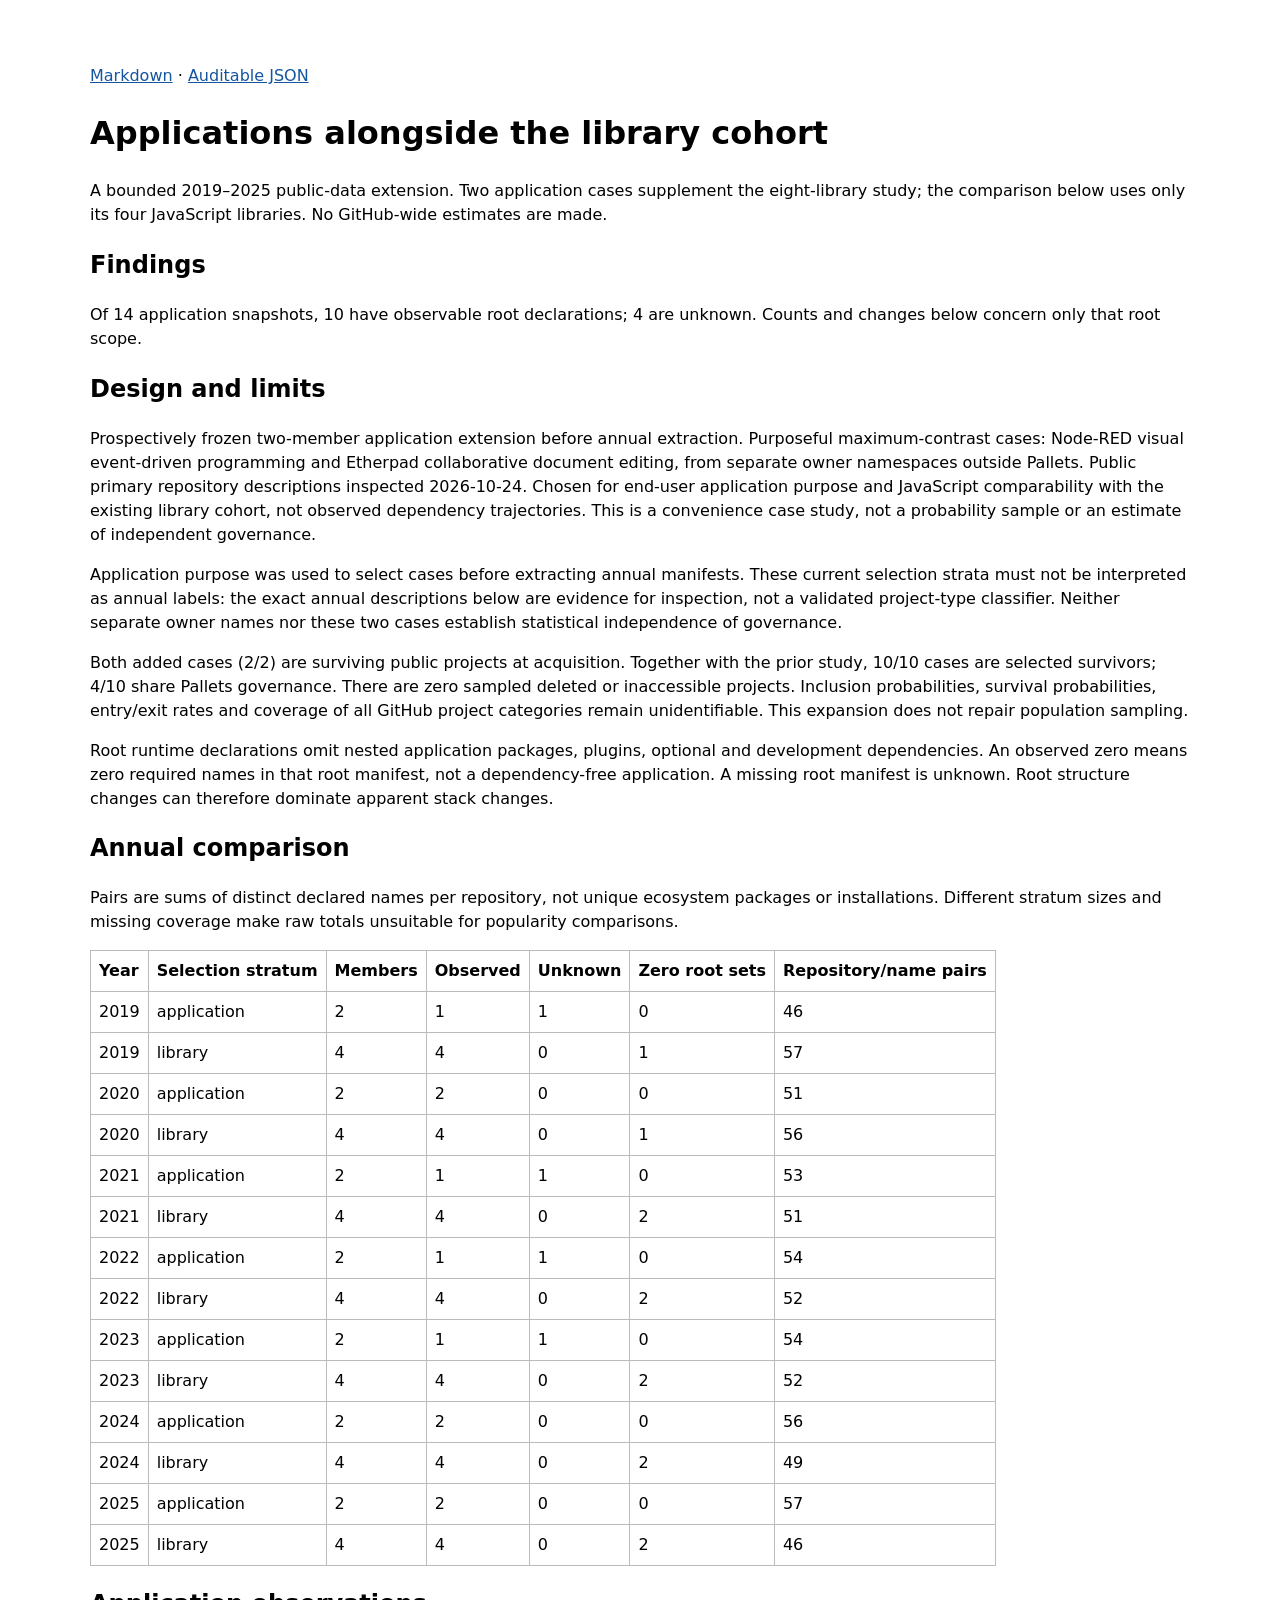
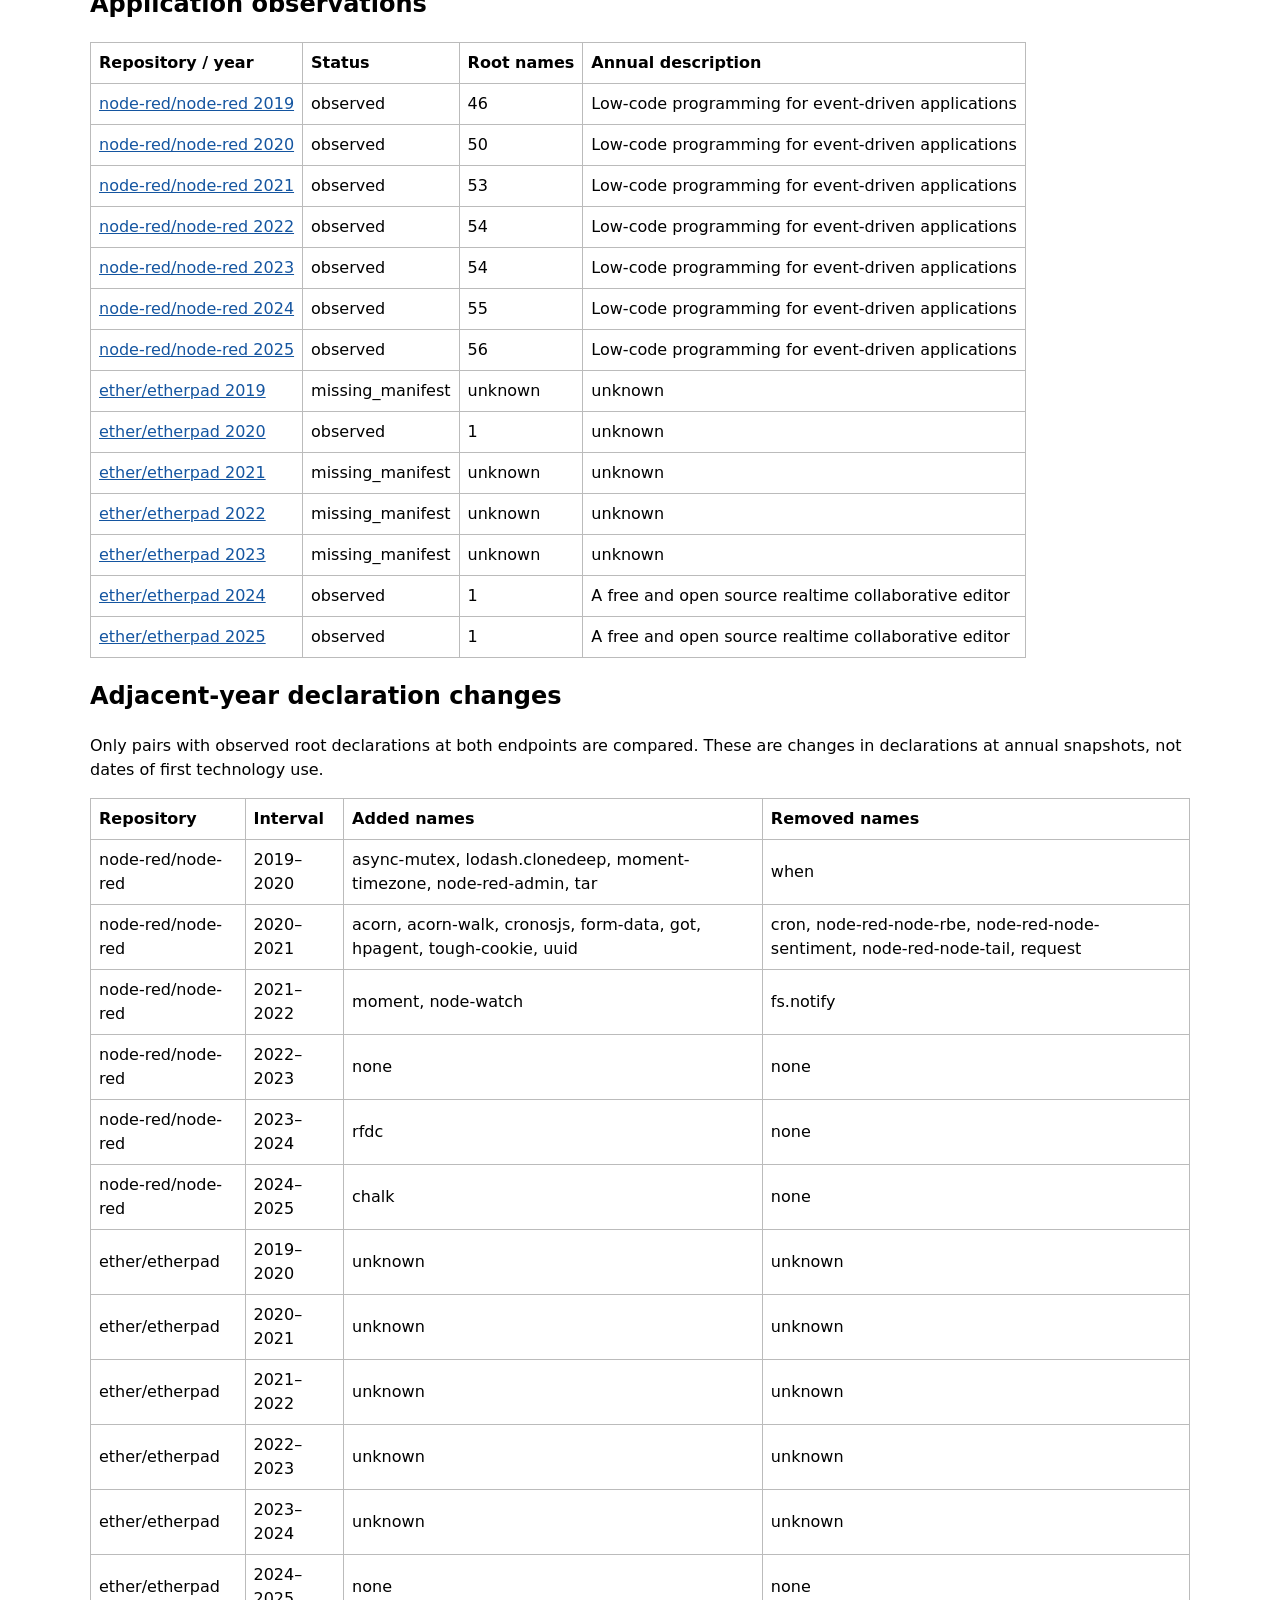
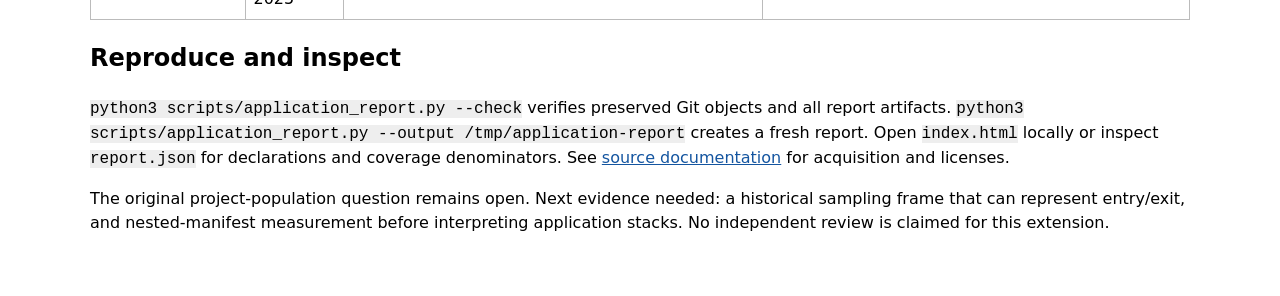
<file: results/applications/index.html>
<!doctype html><html lang="en"><meta charset="utf-8"><meta name="viewport" content="width=device-width"><title>Application extension</title><style>body{max-width:1100px;margin:2rem auto;padding:1rem;font:16px system-ui;line-height:1.5}table{border-collapse:collapse;display:block;overflow:auto}td,th{padding:.5rem;border:1px solid #bbb;text-align:left}code{background:#eee}a{color:#1455a0}</style><p><a href="report.md">Markdown</a> · <a href="report.json">Auditable JSON</a></p><h1>Applications alongside the library cohort</h1>
<p>A bounded 2019–2025 public-data extension. Two application cases supplement the eight-library study; the comparison below uses only its four JavaScript libraries. No GitHub-wide estimates are made.</p>
<h2>Findings</h2>
<p>Of 14 application snapshots, 10 have observable root declarations; 4 are unknown. Counts and changes below concern only that root scope.</p>
<h2>Design and limits</h2>
<p>Prospectively frozen two-member application extension before annual extraction. Purposeful maximum-contrast cases: Node-RED visual event-driven programming and Etherpad collaborative document editing, from separate owner namespaces outside Pallets. Public primary repository descriptions inspected 2026-10-24. Chosen for end-user application purpose and JavaScript comparability with the existing library cohort, not observed dependency trajectories. This is a convenience case study, not a probability sample or an estimate of independent governance.</p>
<p>Application purpose was used to select cases before extracting annual manifests. These current selection strata must not be interpreted as annual labels: the exact annual descriptions below are evidence for inspection, not a validated project-type classifier. Neither separate owner names nor these two cases establish statistical independence of governance.</p>
<p>Both added cases (2/2) are surviving public projects at acquisition. Together with the prior study, 10/10 cases are selected survivors; 4/10 share Pallets governance. There are zero sampled deleted or inaccessible projects. Inclusion probabilities, survival probabilities, entry/exit rates and coverage of all GitHub project categories remain unidentifiable. This expansion does not repair population sampling.</p>
<p>Root runtime declarations omit nested application packages, plugins, optional and development dependencies. An observed zero means zero required names in that root manifest, not a dependency-free application. A missing root manifest is unknown. Root structure changes can therefore dominate apparent stack changes.</p>
<h2>Annual comparison</h2>
<p>Pairs are sums of distinct declared names per repository, not unique ecosystem packages or installations. Different stratum sizes and missing coverage make raw totals unsuitable for popularity comparisons.</p>
<table>
<tr><th>Year</th><th>Selection stratum</th><th>Members</th><th>Observed</th><th>Unknown</th><th>Zero root sets</th><th>Repository/name pairs</th></tr>
<tr><td>2019</td><td>application</td><td>2</td><td>1</td><td>1</td><td>0</td><td>46</td></tr>
<tr><td>2019</td><td>library</td><td>4</td><td>4</td><td>0</td><td>1</td><td>57</td></tr>
<tr><td>2020</td><td>application</td><td>2</td><td>2</td><td>0</td><td>0</td><td>51</td></tr>
<tr><td>2020</td><td>library</td><td>4</td><td>4</td><td>0</td><td>1</td><td>56</td></tr>
<tr><td>2021</td><td>application</td><td>2</td><td>1</td><td>1</td><td>0</td><td>53</td></tr>
<tr><td>2021</td><td>library</td><td>4</td><td>4</td><td>0</td><td>2</td><td>51</td></tr>
<tr><td>2022</td><td>application</td><td>2</td><td>1</td><td>1</td><td>0</td><td>54</td></tr>
<tr><td>2022</td><td>library</td><td>4</td><td>4</td><td>0</td><td>2</td><td>52</td></tr>
<tr><td>2023</td><td>application</td><td>2</td><td>1</td><td>1</td><td>0</td><td>54</td></tr>
<tr><td>2023</td><td>library</td><td>4</td><td>4</td><td>0</td><td>2</td><td>52</td></tr>
<tr><td>2024</td><td>application</td><td>2</td><td>2</td><td>0</td><td>0</td><td>56</td></tr>
<tr><td>2024</td><td>library</td><td>4</td><td>4</td><td>0</td><td>2</td><td>49</td></tr>
<tr><td>2025</td><td>application</td><td>2</td><td>2</td><td>0</td><td>0</td><td>57</td></tr>
<tr><td>2025</td><td>library</td><td>4</td><td>4</td><td>0</td><td>2</td><td>46</td></tr>
</table>
<h2>Application observations</h2>
<table>
<tr><th>Repository / year</th><th>Status</th><th>Root names</th><th>Annual description</th></tr>
<tr><td><a href="https://github.com/node-red/node-red/blob/f75dd2209d51d7cad39586f3ace999241e9f69f0/package.json">node-red/node-red 2019</a></td><td>observed</td><td>46</td><td>Low-code programming for event-driven applications</td></tr>
<tr><td><a href="https://github.com/node-red/node-red/blob/9b1c114c3f5336e8f6b410a96f8f9c61a944f437/package.json">node-red/node-red 2020</a></td><td>observed</td><td>50</td><td>Low-code programming for event-driven applications</td></tr>
<tr><td><a href="https://github.com/node-red/node-red/blob/91cb6ba73b521c1334b6559dc69ee165f34cb931/package.json">node-red/node-red 2021</a></td><td>observed</td><td>53</td><td>Low-code programming for event-driven applications</td></tr>
<tr><td><a href="https://github.com/node-red/node-red/blob/b3ce0c007907b93aeb52e13631597ff258719254/package.json">node-red/node-red 2022</a></td><td>observed</td><td>54</td><td>Low-code programming for event-driven applications</td></tr>
<tr><td><a href="https://github.com/node-red/node-red/blob/0e8d3127944a91f39fb49bcb4b388b184ce11edd/package.json">node-red/node-red 2023</a></td><td>observed</td><td>54</td><td>Low-code programming for event-driven applications</td></tr>
<tr><td><a href="https://github.com/node-red/node-red/blob/1e8f840993052b16427e2556545fe6ea40a409d1/package.json">node-red/node-red 2024</a></td><td>observed</td><td>55</td><td>Low-code programming for event-driven applications</td></tr>
<tr><td><a href="https://github.com/node-red/node-red/blob/6a75a084adc159de1be047e554b7463c306692a9/package.json">node-red/node-red 2025</a></td><td>observed</td><td>56</td><td>Low-code programming for event-driven applications</td></tr>
<tr><td><a href="https://github.com/ether/etherpad/tree/3b24c97d1eb49a3bbd429d3491e8bc61c85be0ce">ether/etherpad 2019</a></td><td>missing_manifest</td><td>unknown</td><td>unknown</td></tr>
<tr><td><a href="https://github.com/ether/etherpad/blob/6d626c90d3ad0bf96aada324c9d574bb5481a564/package.json">ether/etherpad 2020</a></td><td>observed</td><td>1</td><td>unknown</td></tr>
<tr><td><a href="https://github.com/ether/etherpad/tree/0af728ffeeba35cc7b264f3d9b8890469db1e861">ether/etherpad 2021</a></td><td>missing_manifest</td><td>unknown</td><td>unknown</td></tr>
<tr><td><a href="https://github.com/ether/etherpad/tree/e221e9e293300c5550debeca0e31a0b1b283c2ef">ether/etherpad 2022</a></td><td>missing_manifest</td><td>unknown</td><td>unknown</td></tr>
<tr><td><a href="https://github.com/ether/etherpad/tree/4120ecb3cbb623dca4942a8ecbd0b482b7ea604a">ether/etherpad 2023</a></td><td>missing_manifest</td><td>unknown</td><td>unknown</td></tr>
<tr><td><a href="https://github.com/ether/etherpad/blob/13bc06febea15b6d816a125d4c2ca7ceedcf4c58/package.json">ether/etherpad 2024</a></td><td>observed</td><td>1</td><td>A free and open source realtime collaborative editor</td></tr>
<tr><td><a href="https://github.com/ether/etherpad/blob/0bfba432cab64358fb2444eb793201e052cb6433/package.json">ether/etherpad 2025</a></td><td>observed</td><td>1</td><td>A free and open source realtime collaborative editor</td></tr>
</table>
<h2>Adjacent-year declaration changes</h2>
<p>Only pairs with observed root declarations at both endpoints are compared. These are changes in declarations at annual snapshots, not dates of first technology use.</p>
<table>
<tr><th>Repository</th><th>Interval</th><th>Added names</th><th>Removed names</th></tr>
<tr><td>node-red/node-red</td><td>2019–2020</td><td>async-mutex, lodash.clonedeep, moment-timezone, node-red-admin, tar</td><td>when</td></tr>
<tr><td>node-red/node-red</td><td>2020–2021</td><td>acorn, acorn-walk, cronosjs, form-data, got, hpagent, tough-cookie, uuid</td><td>cron, node-red-node-rbe, node-red-node-sentiment, node-red-node-tail, request</td></tr>
<tr><td>node-red/node-red</td><td>2021–2022</td><td>moment, node-watch</td><td>fs.notify</td></tr>
<tr><td>node-red/node-red</td><td>2022–2023</td><td>none</td><td>none</td></tr>
<tr><td>node-red/node-red</td><td>2023–2024</td><td>rfdc</td><td>none</td></tr>
<tr><td>node-red/node-red</td><td>2024–2025</td><td>chalk</td><td>none</td></tr>
<tr><td>ether/etherpad</td><td>2019–2020</td><td>unknown</td><td>unknown</td></tr>
<tr><td>ether/etherpad</td><td>2020–2021</td><td>unknown</td><td>unknown</td></tr>
<tr><td>ether/etherpad</td><td>2021–2022</td><td>unknown</td><td>unknown</td></tr>
<tr><td>ether/etherpad</td><td>2022–2023</td><td>unknown</td><td>unknown</td></tr>
<tr><td>ether/etherpad</td><td>2023–2024</td><td>unknown</td><td>unknown</td></tr>
<tr><td>ether/etherpad</td><td>2024–2025</td><td>none</td><td>none</td></tr>
</table>
<h2>Reproduce and inspect</h2>
<p><code>python3 scripts/application_report.py --check</code> verifies preserved Git objects and all report artifacts. <code>python3 scripts/application_report.py --output /tmp/application-report</code> creates a fresh report. Open <code>index.html</code> locally or inspect <code>report.json</code> for declarations and coverage denominators. See <a href="../../examples/applications/README.md">source documentation</a> for acquisition and licenses.</p>
<p>The original project-population question remains open. Next evidence needed: a historical sampling frame that can represent entry/exit, and nested-manifest measurement before interpreting application stacks. No independent review is claimed for this extension.</p></html>
</file>
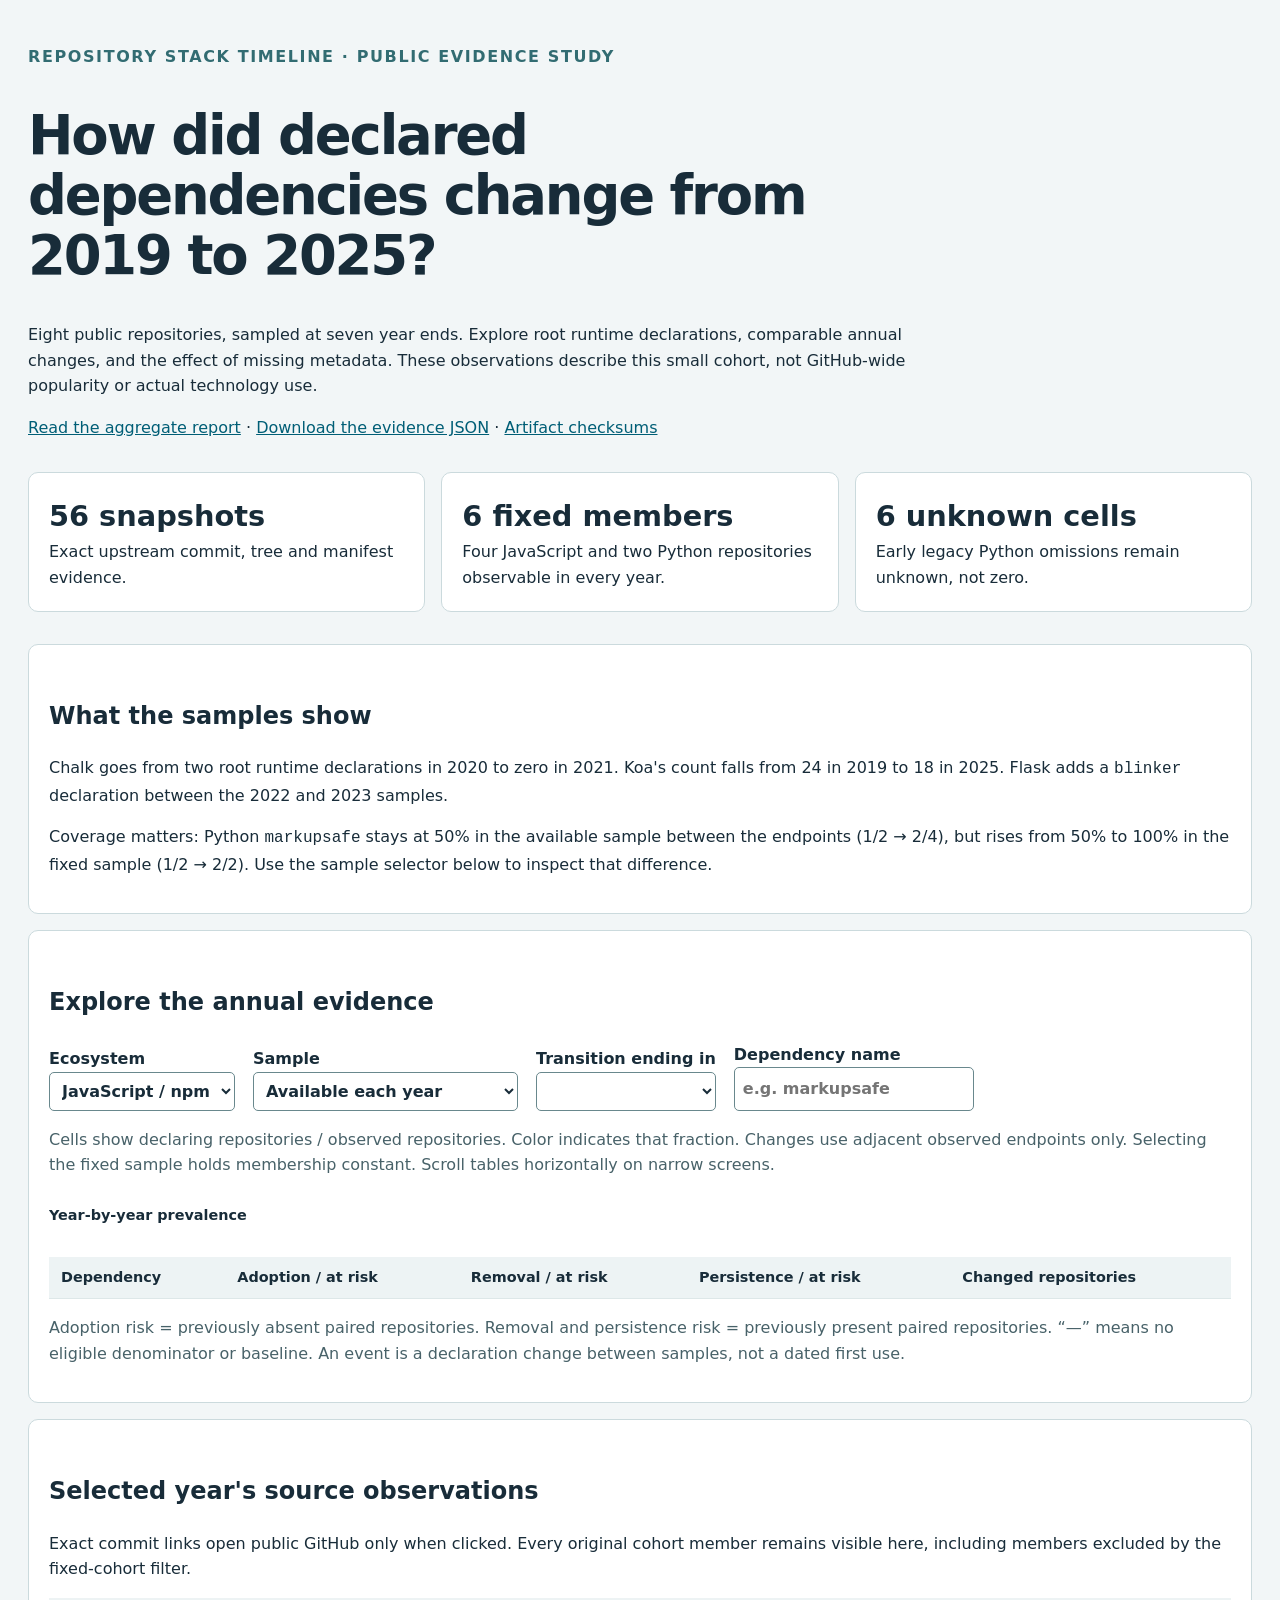
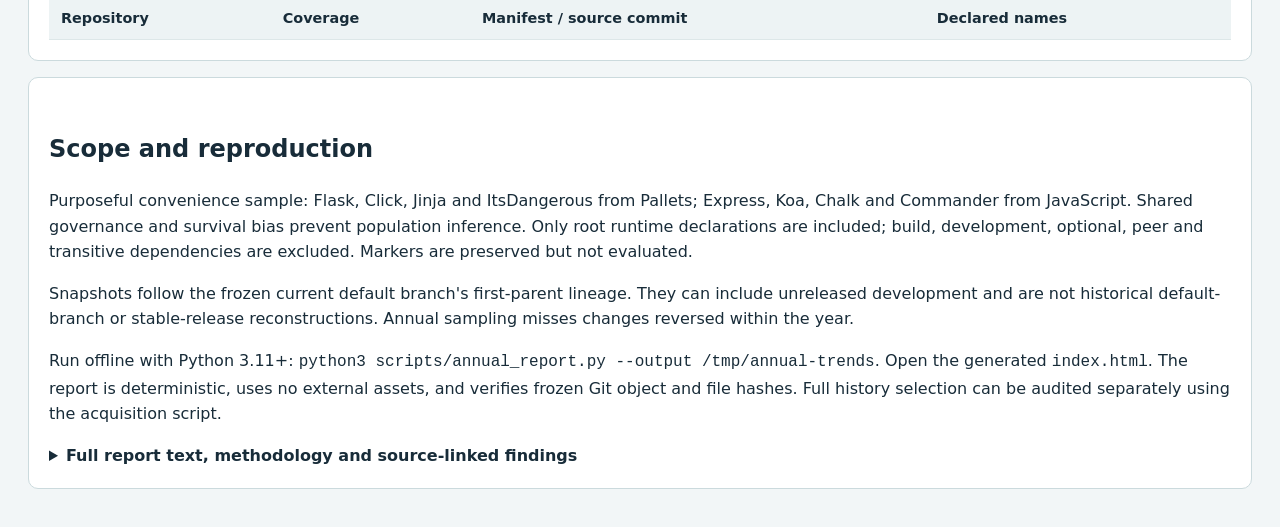
<file: src/repo_stack_timeline/annual_viewer.html>
<!doctype html>
<html lang="en"><head><meta charset="utf-8"><meta name="viewport" content="width=device-width,initial-scale=1">
<meta http-equiv="Content-Security-Policy" content="default-src 'none'; script-src 'unsafe-inline'; style-src 'unsafe-inline'; base-uri 'none'; form-action 'none'">
<title>Declared dependency trends · 2019–2025</title>
<style>
:root{font:16px/1.6 system-ui,sans-serif;color:#182c39;background:#f2f6f7}body{max-width:1250px;margin:auto;padding:28px}h1{font-size:clamp(2rem,5vw,3.4rem);line-height:1.1;letter-spacing:-.04em;max-width:900px}h2{margin-top:2rem}a{color:#005e76}header p{max-width:900px}.eyebrow{color:#326c72;font-weight:700;letter-spacing:.1em;text-transform:uppercase}.cards{display:grid;grid-template-columns:repeat(auto-fit,minmax(220px,1fr));gap:16px}.card,section{background:white;border:1px solid #cbdadd;border-radius:10px;padding:20px;margin:16px 0}.card strong{display:block;font-size:1.8rem}.controls{display:flex;gap:18px;flex-wrap:wrap;align-items:end}label{display:flex;flex-direction:column;font-weight:600}input,select{font:inherit;padding:8px;border:1px solid #69888d;border-radius:5px;max-width:100%;background:white;color:#182c39}input{width:240px}table{border-collapse:collapse;width:100%;font-size:.9rem}th,td{padding:9px 12px;border-bottom:1px solid #dde7e8;text-align:left;vertical-align:top}th{background:#edf3f4}#sources{min-width:900px}#prevalence{min-width:650px}#changes{min-width:750px}td.heat{font-variant-numeric:tabular-nums;white-space:nowrap}.scroll{overflow:auto}small,.muted{color:#486269}code{overflow-wrap:anywhere}pre{white-space:pre-wrap;overflow-wrap:anywhere;font:14px/1.6 ui-monospace,monospace}summary{cursor:pointer;font-weight:700}button{font:inherit}caption{text-align:left;padding:10px 0;font-weight:600}#coverage{font-weight:600}a:focus,input:focus,select:focus,summary:focus{outline:3px solid #c27717;outline-offset:3px}
</style></head><body>
<header><p class="eyebrow">Repository stack timeline · public evidence study</p><h1>How did declared dependencies change from 2019 to 2025?</h1>
<p>Eight public repositories, sampled at seven year ends. Explore root runtime declarations, comparable annual changes, and the effect of missing metadata. These observations describe this small cohort, not GitHub-wide popularity or actual technology use.</p>
<p><a href="report.md">Read the aggregate report</a> · <a href="report.json">Download the evidence JSON</a> · <a href="SHA256SUMS">Artifact checksums</a></p></header>
<div class="cards"><div class="card"><strong>56 snapshots</strong>Exact upstream commit, tree and manifest evidence.</div><div class="card"><strong>6 fixed members</strong>Four JavaScript and two Python repositories observable in every year.</div><div class="card"><strong>6 unknown cells</strong>Early legacy Python omissions remain unknown, not zero.</div></div>
<section><h2>What the samples show</h2><p>Chalk goes from two root runtime declarations in 2020 to zero in 2021. Koa's count falls from 24 in 2019 to 18 in 2025. Flask adds a <code>blinker</code> declaration between the 2022 and 2023 samples.</p><p>Coverage matters: Python <code>markupsafe</code> stays at 50% in the available sample between the endpoints (1/2 → 2/4), but rises from 50% to 100% in the fixed sample (1/2 → 2/2). Use the sample selector below to inspect that difference.</p></section>
<section aria-labelledby="explore"><h2 id="explore">Explore the annual evidence</h2>
<div class="controls"><label>Ecosystem<select id="ecosystem"><option value="npm">JavaScript / npm</option><option value="python">Python</option></select></label><label>Sample<select id="mode"><option value="available">Available each year</option><option value="fixed">Fixed: all years observed</option></select></label><label>Transition ending in<select id="year"></select></label><label>Dependency name<input id="search" type="search" placeholder="e.g. markupsafe"></label></div>
<p id="coverage" role="status" aria-live="polite"></p><p class="muted">Cells show declaring repositories / observed repositories. Color indicates that fraction. Changes use adjacent observed endpoints only. Selecting the fixed sample holds membership constant. Scroll tables horizontally on narrow screens.</p>
<div class="scroll"><table id="prevalence"><caption>Year-by-year prevalence</caption><thead></thead><tbody></tbody></table></div>
<div class="scroll"><table id="changes"><caption id="change-title"></caption><thead><tr><th>Dependency</th><th>Adoption / at risk</th><th>Removal / at risk</th><th>Persistence / at risk</th><th>Changed repositories</th></tr></thead><tbody></tbody></table></div>
<p class="muted">Adoption risk = previously absent paired repositories. Removal and persistence risk = previously present paired repositories. “—” means no eligible denominator or baseline. An event is a declaration change between samples, not a dated first use.</p></section>
<section><h2>Selected year's source observations</h2><p>Exact commit links open public GitHub only when clicked. Every original cohort member remains visible here, including members excluded by the fixed-cohort filter.</p><div class="scroll"><table id="sources"><thead><tr><th>Repository</th><th>Coverage</th><th>Manifest / source commit</th><th>Declared names</th></tr></thead><tbody></tbody></table></div></section>
<section><h2>Scope and reproduction</h2><p>Purposeful convenience sample: Flask, Click, Jinja and ItsDangerous from Pallets; Express, Koa, Chalk and Commander from JavaScript. Shared governance and survival bias prevent population inference. Only root runtime declarations are included; build, development, optional, peer and transitive dependencies are excluded. Markers are preserved but not evaluated.</p><p>Snapshots follow the frozen current default branch's first-parent lineage. They can include unreleased development and are not historical default-branch or stable-release reconstructions. Annual sampling misses changes reversed within the year.</p><p>Run offline with Python 3.11+: <code>python3 scripts/annual_report.py --output /tmp/annual-trends</code>. Open the generated <code>index.html</code>. The report is deterministic, uses no external assets, and verifies frozen Git object and file hashes. Full history selection can be audited separately using the acquisition script.</p><details><summary>Full report text, methodology and source-linked findings</summary><pre>__REPORT_TEXT__</pre></details></section>
<noscript><p>The interactive tables require JavaScript. The complete report text above and report.md remain available.</p></noscript>
<script type="application/json" id="study">__STUDY_DATA__</script>
<script>
'use strict';
const study=JSON.parse(document.getElementById('study').textContent), $=id=>document.getElementById(id);
for(const y of study.years){const o=document.createElement('option');o.value=String(y);o.textContent=String(y);$('year').append(o)}$('year').value='2025';
function cell(row,value,tag='td'){const c=document.createElement(tag);c.textContent=value;row.append(c);return c}
function sourceLink(parent,text,url){const a=document.createElement('a');a.textContent=text;a.href=url;a.rel='noreferrer';parent.append(a)}
function render(){const eco=$('ecosystem').value,mode=$('mode').value,year=Number($('year').value),query=$('search').value.toLowerCase();
 const sums=study.summaries.filter(s=>s.ecosystem===eco&&s.mode===mode),current=sums.find(s=>s.year===year);
 $('coverage').textContent=`${year}: ${current.observed}/${current.cohort_size} observed; ${current.unknown} unknown. ${current.paired===null?'Baseline: no transition.':`${current.paired} comparable adjacent-year pairs; ${current.unknown_pairs} unknown pairs.`} Fixed members: ${study.fixed_members[eco].join(', ')||'none'}.`;
 const head=document.createElement('tr');cell(head,'Dependency','th');for(const y of study.years)cell(head,y,'th');$('prevalence').tHead.replaceChildren(head);
 const body=$('prevalence').tBodies[0];body.replaceChildren();const changeBody=$('changes').tBodies[0];changeBody.replaceChildren();
 for(const d of current.dependencies.filter(d=>d.name.toLowerCase().includes(query))){const tr=document.createElement('tr');cell(tr,d.name,'th');for(const s of sums){const value=s.dependencies.find(v=>v.name===d.name),c=cell(tr,value.denominator?`${value.numerator}/${value.denominator}`:'—');c.className='heat';c.style.backgroundColor=`rgba(18,130,139,${(value.share||0)*.3})`;c.title=value.present.join(', ')||'No observed declarations'}body.append(tr);
 const change=document.createElement('tr');cell(change,d.name,'th');for(const [key,denom] of [['adopted','adoption_denominator'],['removed','removal_denominator'],['persisted','persistence_denominator']])cell(change,d[denom]?`${d[key].length}/${d[denom]}`:'—');cell(change,[...d.adopted.map(r=>'+ '+r),...d.removed.map(r=>'− '+r)].join('; ')||'—');changeBody.append(change)}
 if(!body.children.length){const tr=document.createElement('tr');cell(tr,'No matching dependencies').colSpan=8;body.append(tr)}
 $('change-title').textContent=year===study.years[0]?'2019 baseline — no changes inferred':`${year-1} → ${year}: name-level transitions`;
 const sources=$('sources').tBodies[0];sources.replaceChildren();for(const s of study.snapshots.filter(s=>s.ecosystem===eco&&s.year===year)){const tr=document.createElement('tr');cell(tr,s.repository);cell(tr,s.status==='observed'?'observed':s.status+': '+s.reason);const c=cell(tr,'');if(s.commit)sourceLink(c,(s.manifest||'tree')+' @ '+s.commit.slice(0,12),s.source_url||`https://github.com/${s.repository}/tree/${s.commit}`);else c.textContent='History unavailable';cell(tr,s.status==='observed'?(s.names.join(', ')||'Observed empty'):'Unknown');sources.append(tr)}
}
for(const id of ['ecosystem','mode','year','search'])$(id).addEventListener('input',render);render();
</script></body></html>
</file>
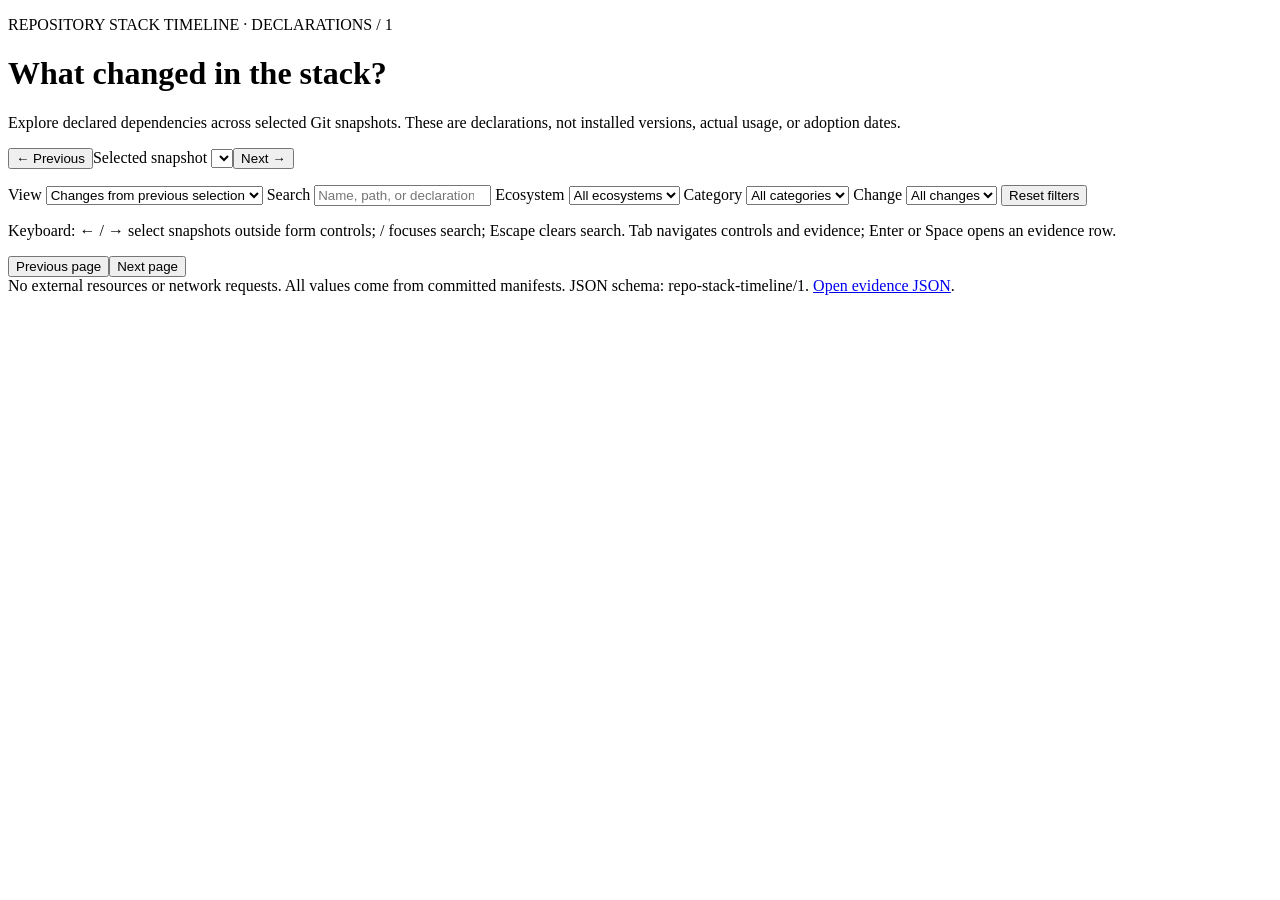
<file: src/repo_stack_timeline/viewer.html>
<!doctype html>
<html lang="en">
<head>
<meta charset="utf-8">
<meta name="viewport" content="width=device-width, initial-scale=1">
<meta http-equiv="Content-Security-Policy" content="@@CSP@@">
<title>Repository stack timeline</title>
<style>@@STYLE@@</style>
</head>
<body>
<header><p class="eyebrow">REPOSITORY STACK TIMELINE · DECLARATIONS / 1</p><h1>What changed in the stack?</h1><p>Explore declared dependencies across selected Git snapshots. These are declarations, not installed versions, actual usage, or adoption dates.</p></header>
<main>
<section aria-label="Snapshot navigation" class="panel">
<div class="navigation"><button id="previous" aria-label="Previous snapshot">← Previous</button><label>Selected snapshot <select id="snapshot"></select></label><button id="next" aria-label="Next snapshot">Next →</button></div>
<p id="provenance" class="mono"></p><p id="ancestry"></p>
</section>
<section class="panel" aria-label="Dependency filters">
<div class="filters">
<label id="analysis-label" hidden>Analysis <select id="analysis"><option value="declarations">Declarations</option><option value="lockfiles">Recorded lockfile packages</option></select></label>
<label>View <select id="view"><option value="changes">Changes from previous selection</option><option value="snapshot">All declarations in snapshot</option></select></label>
<label>Search <input id="search" type="search" placeholder="Name, path, or declaration…" autocomplete="off"></label>
<label>Ecosystem <select id="ecosystem"><option value="">All ecosystems</option><option value="npm">npm</option><option value="python">Python</option></select></label>
<label>Category <select id="category"><option value="">All categories</option></select></label>
<label>Change <select id="kind"><option value="">All changes</option><option>added</option><option>absent</option><option>changed</option><option>unknown</option></select></label>
<button id="reset">Reset filters</button>
</div>
<p class="help">Keyboard: ← / → select snapshots outside form controls; / focuses search; Escape clears search. Tab navigates controls and evidence; Enter or Space opens an evidence row.</p>
</section>
<section id="warnings" class="panel" aria-label="Coverage warnings"></section>
<section class="panel" aria-label="Dependency declarations">
<p id="summary" role="status" aria-live="polite"></p>
<div id="rows"></div>
<div class="navigation"><button id="page-back">Previous page</button><span id="page-status"></span><button id="page-next">Next page</button></div>
</section>
</main>
<footer>No external resources or network requests. All values come from committed manifests. JSON schema: repo-stack-timeline/1. <a href="report.json">Open evidence JSON</a>.</footer>
<script id="report-data" type="application/json">@@DATA@@</script>
<script>@@SCRIPT@@</script>
</body></html>
</file>
